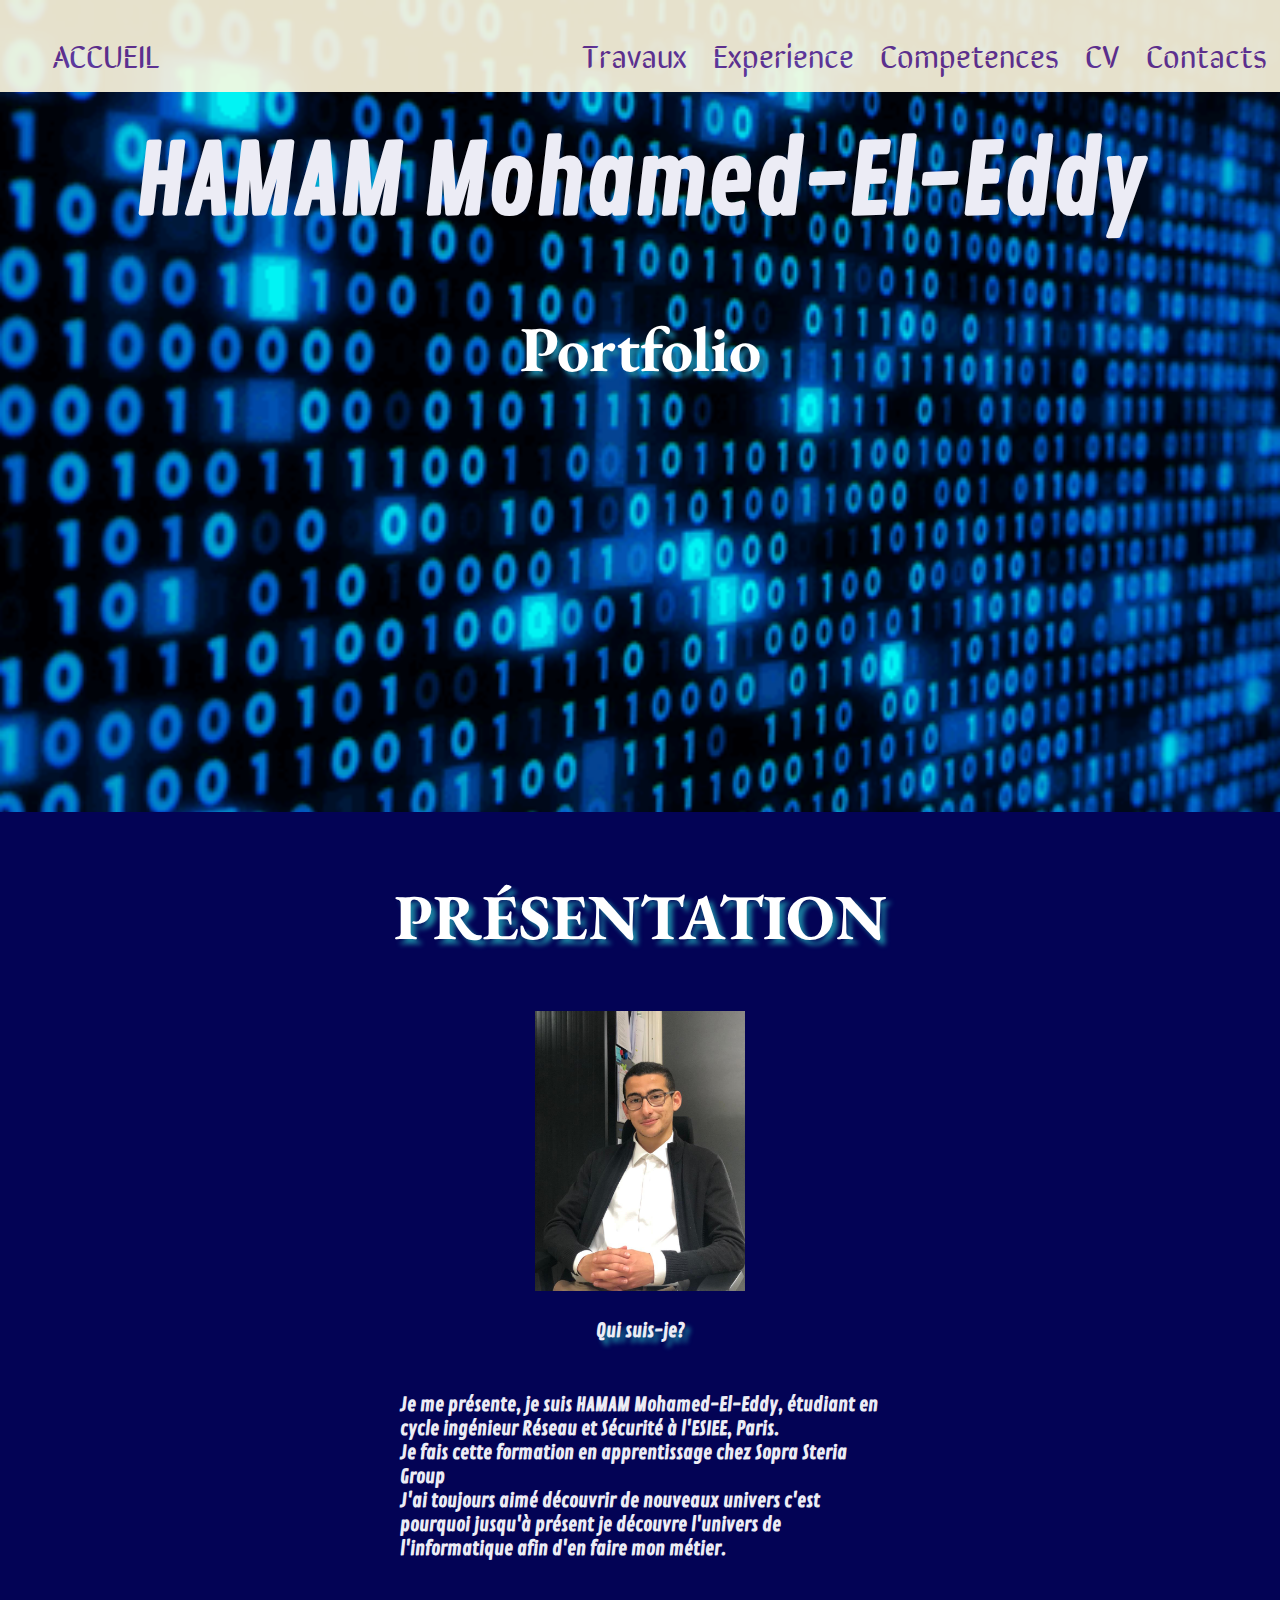
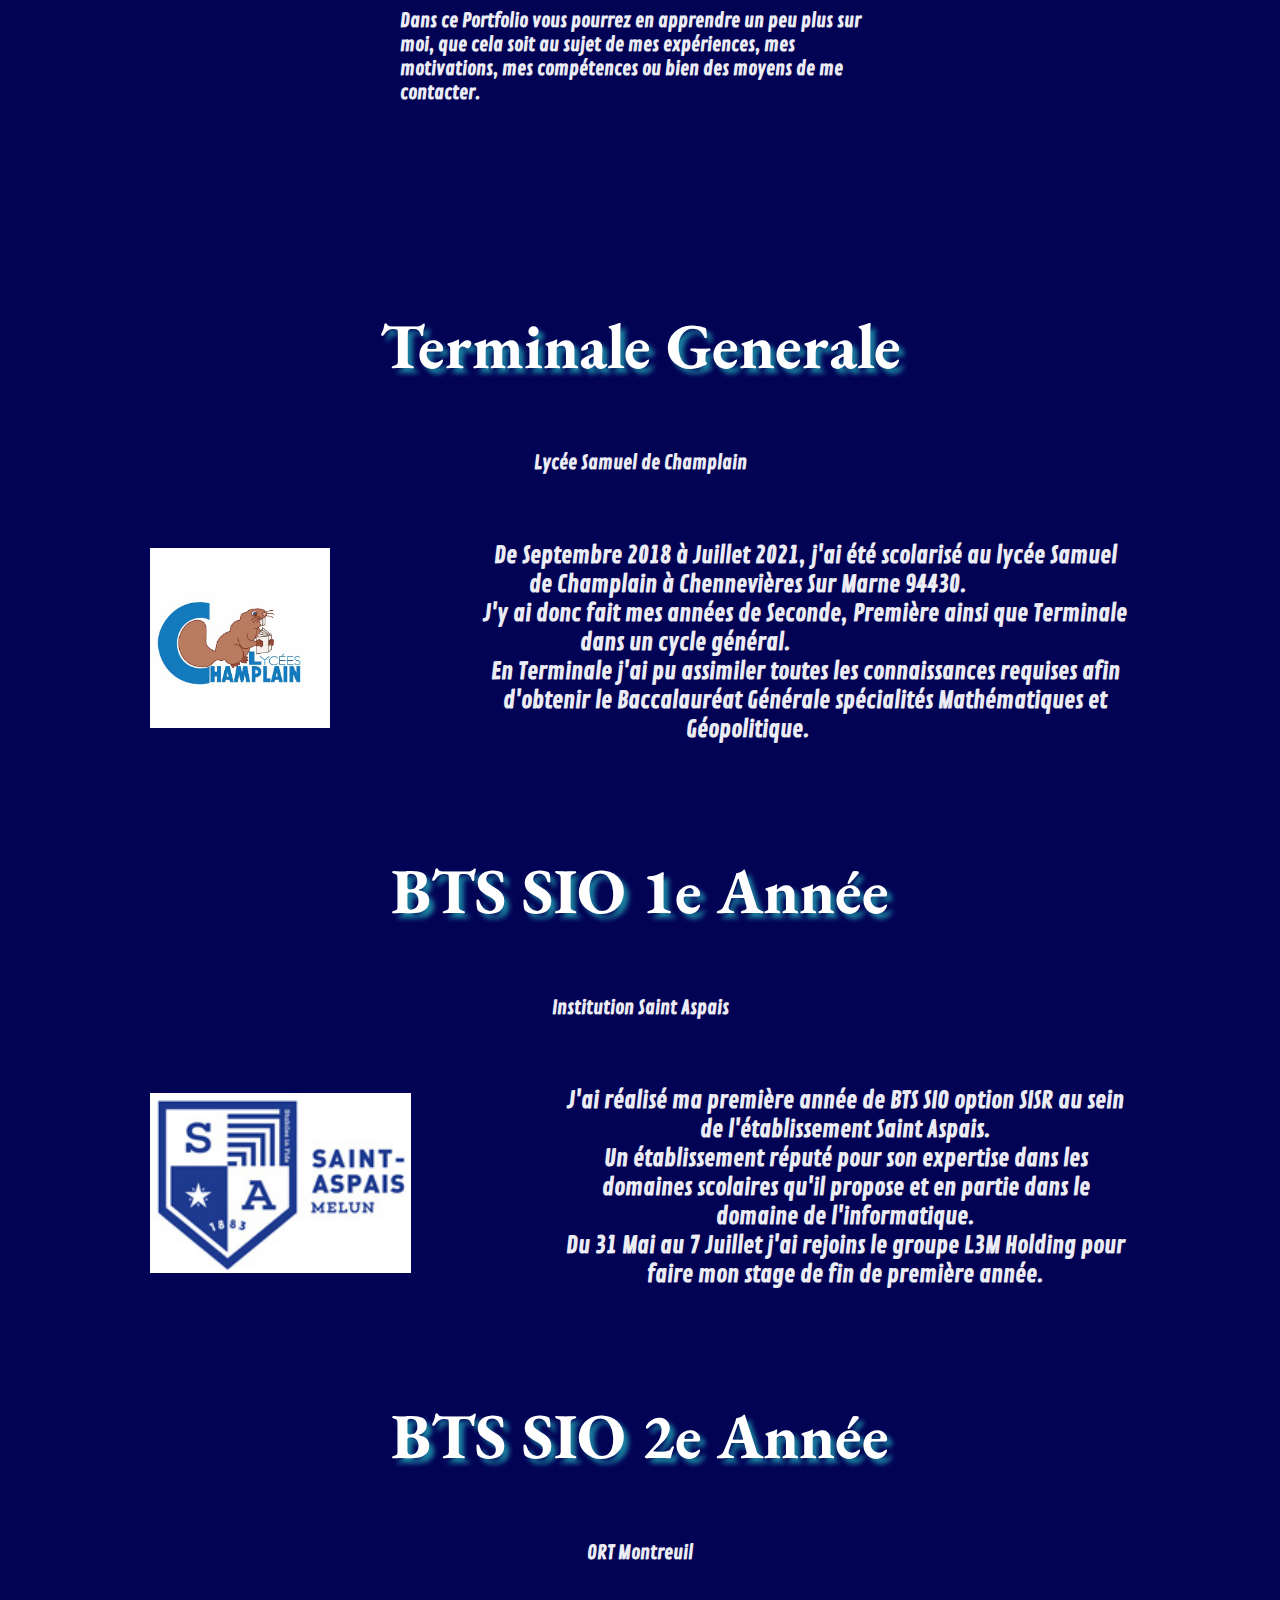
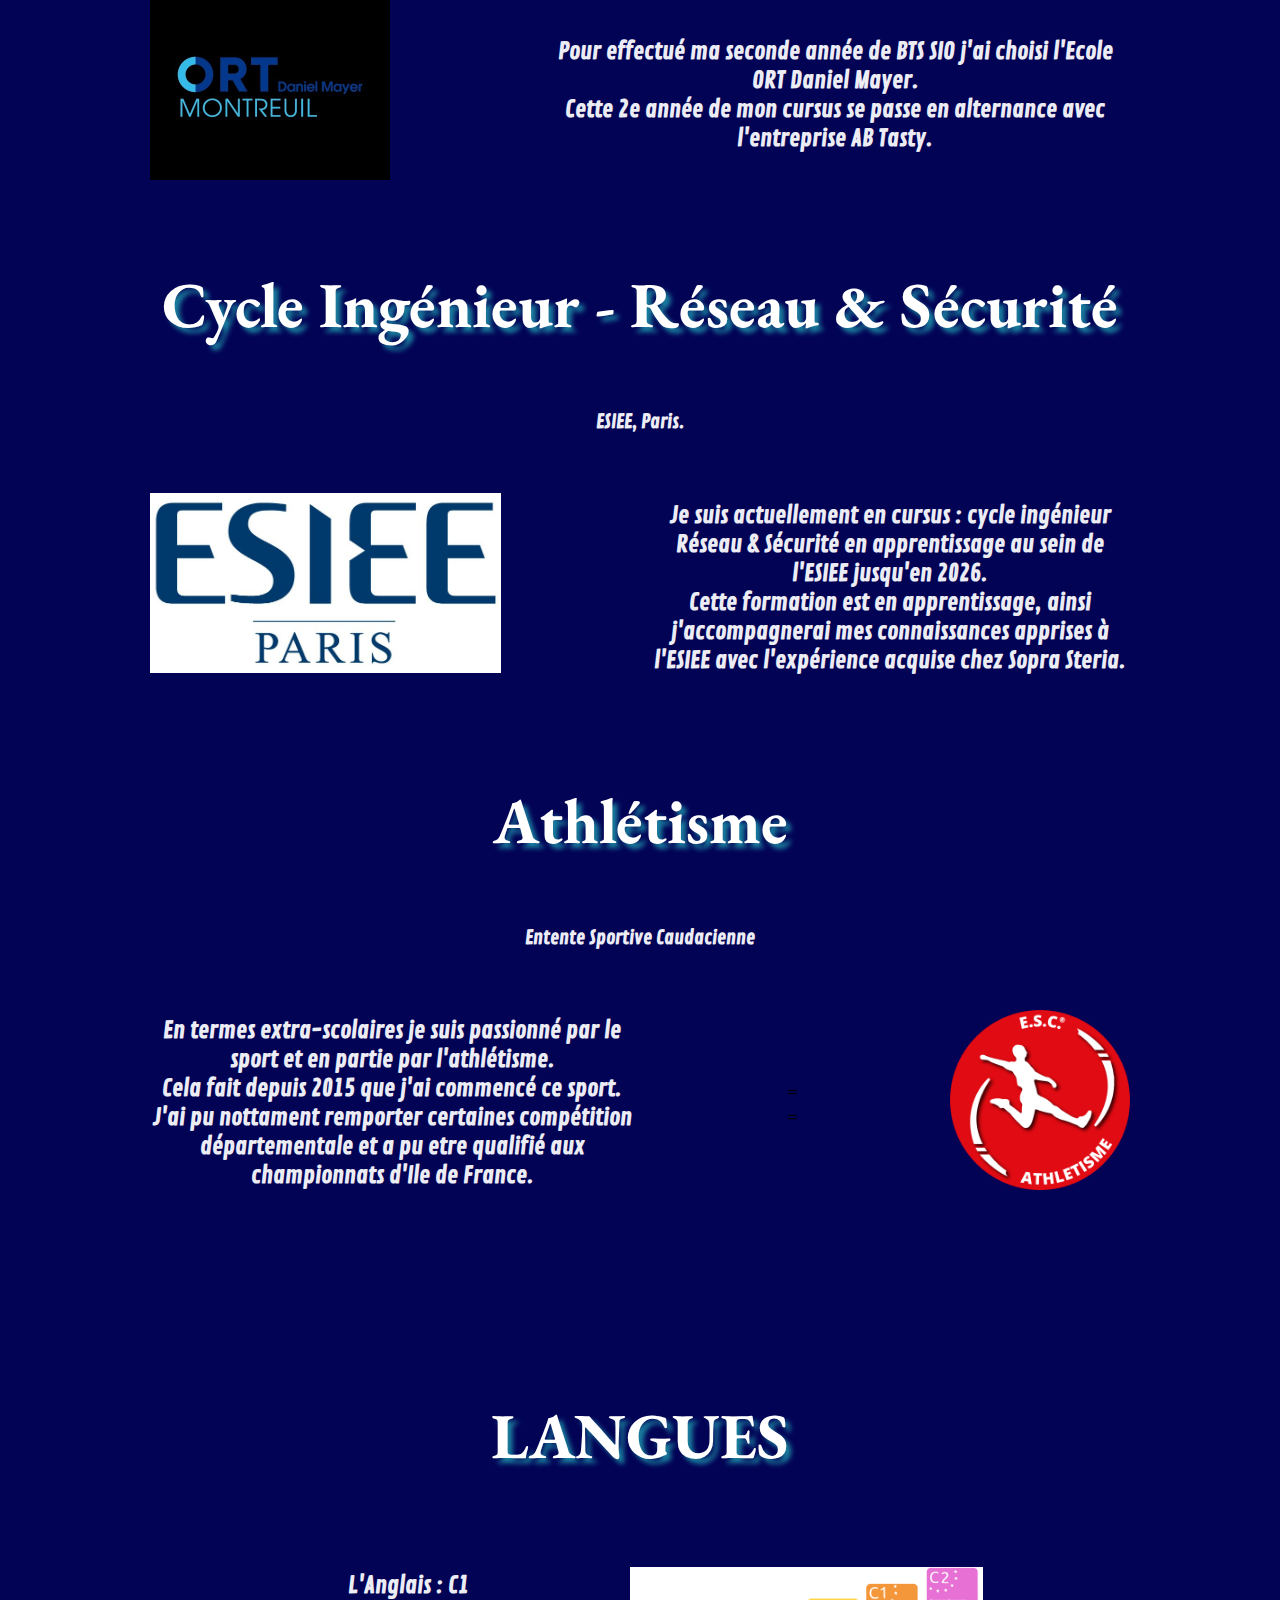
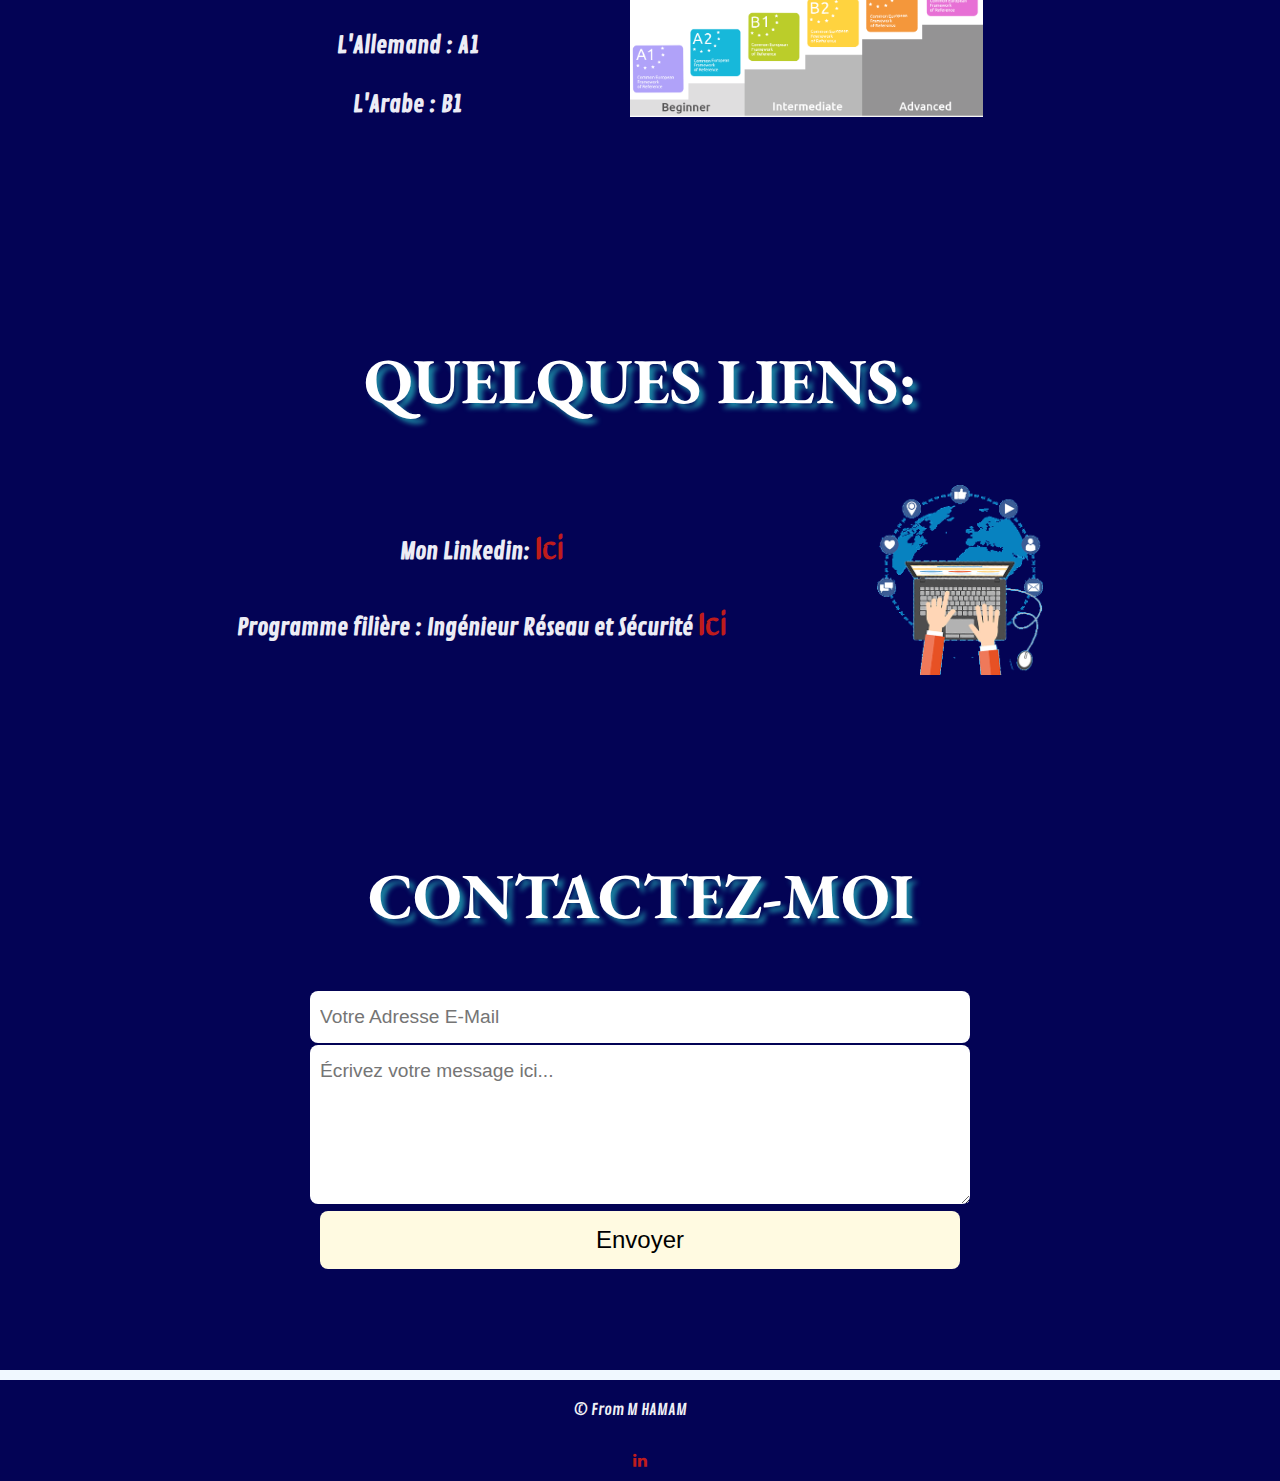
<file: index.html>
<!DOCTYPE html>
<html lang="fr">
    <head>
        <meta charset="UTF-8">

        <title>Mon Portfolio</title>

        <link rel="stylesheet" href="style.css">       
        <link rel="stylesheet" href="https://cdnjs.cloudflare.com/ajax/libs/font-awesome/4.7.0/css/font-awesome.css">
    </head>
    <body> 
        <header>
            
            <nav>
                <ul>
                    <link rel="stylesheet" href="style.css">
                    <li id="logo"><a href="index.html">
                            ACCUEIL
                        </a>
                    </li>
                    <li><a href="contacts.html">
                        Contacts
                    </a>
                    </li>
                    <li><a href="cv.html">
                            CV
                        </a>
                    </li>
                    <li><a href="competences.html">
                        Competences
                    </a>
                    </li>
                    <li><a href="experience.html">
                        Experience
                    </a>
                    </li>  
                    <li><a href="travaux.html">
                        Travaux
                    </a>
                    </li> 
          
                 </ul>
    
            </nav>

            <div id="imagePrincipale">
                <h1>HAMAM Mohamed-El-Eddy</h1>
                <div id="Presentation"></div>
                <h3>Portfolio</h3>
            </div>

        </header>
        <section id="Resume">
            <link rel="stylesheet" href="style.css">
            <div id="texte1">
                <h2>Présentation</h2>
                <p>
                    <img src="imgg/MOI.jpg" height="280"><a href=""></a>
                </p>
                <p><h3>Qui suis-je?</h3>
                    <h4>
                    <br>Je me présente, je suis HAMAM Mohamed-El-Eddy, étudiant en cycle ingénieur Réseau et Sécurité à l'ESIEE, Paris.                    
                    <br> Je fais cette formation en apprentissage chez Sopra Steria Group         
                    <br>J'ai toujours aimé découvrir de nouveaux univers c'est pourquoi jusqu'à présent je découvre l'univers de l'informatique afin d'en faire mon métier.                    
                    <br><br><br> Dans ce Portfolio vous pourrez en apprendre un peu plus sur moi, que cela soit au sujet de mes expériences, mes motivations, mes compétences ou bien des moyens de me contacter.                    

                
                </h4></p>
            </div>
            <div id="Palmares">
                <div class="ImageSDC1">
                    <h3>Terminale Generale</h3>
                    <h4>Lycée Samuel de Champlain</h4>
                    <table>
                        <td>
                            <a hreflang="#"><img src="imgg/SamuelDeChamplain.jpg"height = "180px" alt="logo">
                        </td>
                        <td><h4>
                            De Septembre 2018 à Juillet 2021, j'ai été scolarisé au lycée Samuel de Champlain à Chennevières Sur Marne 94430.                        
                            <br> J'y ai donc fait mes années de Seconde, Première ainsi que Terminale dans un cycle général.                                                 
                            <br> En Terminale j'ai pu assimiler toutes les connaissances requises afin d'obtenir le Baccalauréat Générale spécialités Mathématiques et Géopolitique.                        
                        
                        </h4>
                        </td>
                    </table>
                <div class="ImageSDC2">
                    <h3>BTS SIO 1e Année</h3>
                    <h4>Institution Saint Aspais</h4>
                     <table>
                            <td>
                                <a hreflang="#"><img src="imgg/SaintAspais.jpg" height = "180px"alt="logoSA"></a>
                            </td>
                            <td><h4>
                               
                            J'ai réalisé ma première année de BTS SIO option SISR au sein de l'établissement Saint Aspais.
                            <br> Un établissement réputé pour son expertise dans les domaines scolaires qu'il propose et en partie dans le domaine de l'informatique.
                            <br> Du 31 Mai au 7 Juillet j'ai rejoins le groupe L3M Holding pour faire mon stage de fin de première année.
                            </h4>
                            </td>
                        </table>
                <div class="ImageSDC4">
                            <h3>BTS SIO 2e Année</h3>
                            <h4>ORT Montreuil</h4>
                             <table>
                                    <td>
                                        <a hreflang="#"><img src="imgg/ort.jpg" height = "180px"alt="logoSA"></a>
                                    </td>
                                    <td><h4>
                                       
                                    Pour effectué ma seconde année de BTS SIO j'ai choisi l'Ecole ORT Daniel Mayer.
                                    <br> Cette 2e année de mon cursus se passe en alternance avec l'entreprise AB Tasty.
                                    </h4>
                                    </td>
                                </table>
                                <div class="ImageSDC10">
                                    <h3>Cycle Ingénieur - Réseau & Sécurité</h3>
                                    <h4>ESIEE, Paris.</h4>
                                     <table>
                                            <td>
                                                <a hreflang="#"><img src="imgg/Esiee.jpg" height = "180px"alt="logoSA"></a>
                                            </td>
                                            <td><h4>
                                               
                                            Je suis actuellement en cursus : cycle ingénieur Réseau & Sécurité en apprentissage au sein de l'ESIEE jusqu'en 2026.
                                            <br> Cette formation est en apprentissage, ainsi j'accompagnerai mes connaissances apprises à l'ESIEE avec l'expérience acquise chez Sopra Steria.
                                            </h4>
                                            </td>
                                        </table>
                <div class="ImageSDC3">
                    <h3>Athlétisme</h3>
                    <h4>Entente Sportive Caudacienne</h4>
                    <table>
                        <td>
                            <h4>
                                En termes extra-scolaires je suis passionné par le sport et en partie par l'athlétisme.
                            <br> Cela fait depuis 2015 que j'ai commencé ce sport. 
                            <br> J'ai pu nottament remporter certaines compétition départementale et a pu etre qualifié aux championnats d'Ile de France.
                        </h4>
                            </td>
                            <td>
                                =                                                =
                            </td>
                        <td>
                            <img src="imgg/ESC.png" height = "180px" alt="logESC">
                        </td>
                    </table>

                </div>
            </div>

        </section>
        <section id="Exemple">
             <div id="langues">
                <link rel="stylesheet" href="style.css">   
                  <h2>Langues</h2>
                 <ul>
             <table>
                <tbody>
                    <tr>
                        <td>
                            <li id="Anglais"><p><h4>L'Anglais : C1</h4></p></li>
                            <li id="Allemand"><p><h4>L'Allemand : A1</h4></p></li>
                            <li id="Arabe"><p><h4>L'Arabe : B1</h4></p></li>

                        </td>
                        <td><img src="imgg/graphique.gif" height="150"></td>
                    </tr>
                </tbody>
            </table>
             
                 </div>
                
                
            </ul>
        </section>
        <section id="Quelques liens pour en apprendre plus">
            <div id="liiens" 
            <link rel="stylesheet" href="style.css">        
                <h2>Quelques liens:</h2>

                <table>
                    <tbody>
                        <tr>
                            <td>
                                <p><h4>Mon Linkedin: <a href="https://www.linkedin.com/in/mohamed-el-eddy-hamam-604687209/" title="N'hesitez pas!">Ici</a> </h4></p>
                                
                                <p><h4>Programme filière : Ingénieur Réseau et Sécurité <a href="https://www.esiee.fr/sites/default/files/atoms/files/programme-detaille-apprentissage-reseaux-securite-2022-2023.pdf">Ici</a></h4></p>
                                
    
                            </td>
                            <td><img src="imgg/social.gif" height="190"></td>
                        </tr>
                    </tbody>
                </table>
                

            </div>    
        </section>
    
        <footer>
            <div id="contacts">
                <link rel="stylesheet" href="style.css">
                <h2>Contactez-moi</h2>
                <form action="https://formspree.io/f/xkgnbjpk" method="POST">
                    <input type="email" name="email" placeholder="Votre Adresse E-Mail" required>
                    <textarea name="message" placeholder="Écrivez votre message ici..." required></textarea>
                    <button type="submit">Envoyer</button>
                </form>
            </div>
            
     
            <div id="Trait"></div>
            <div id="copyright">
                <span>© From M HAMAM</span>
                
            </div>
            <div id="Icon">
                <a href="https://www.linkedin.fr"<i class="fa fa-linkedin"></i></a>
                
                
            </div>

        </footer>    
    </body>
</html>
</file>
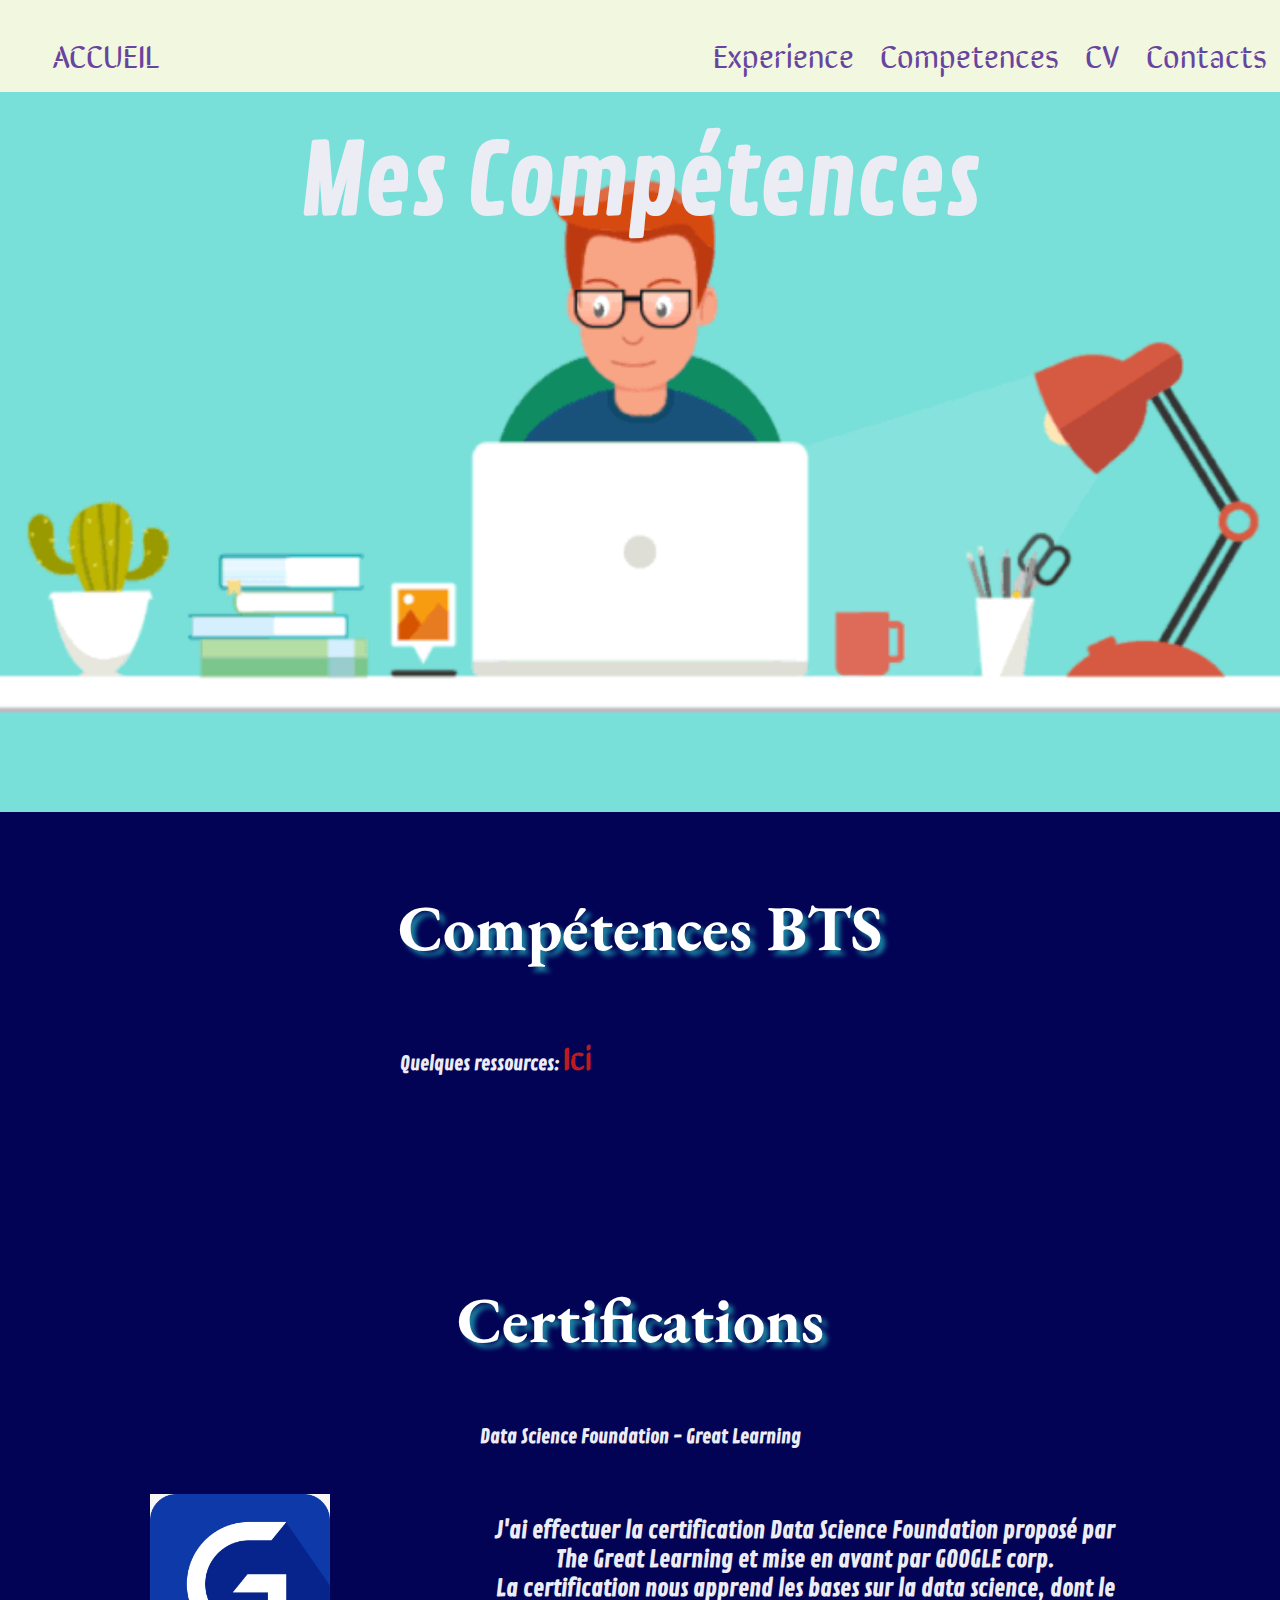
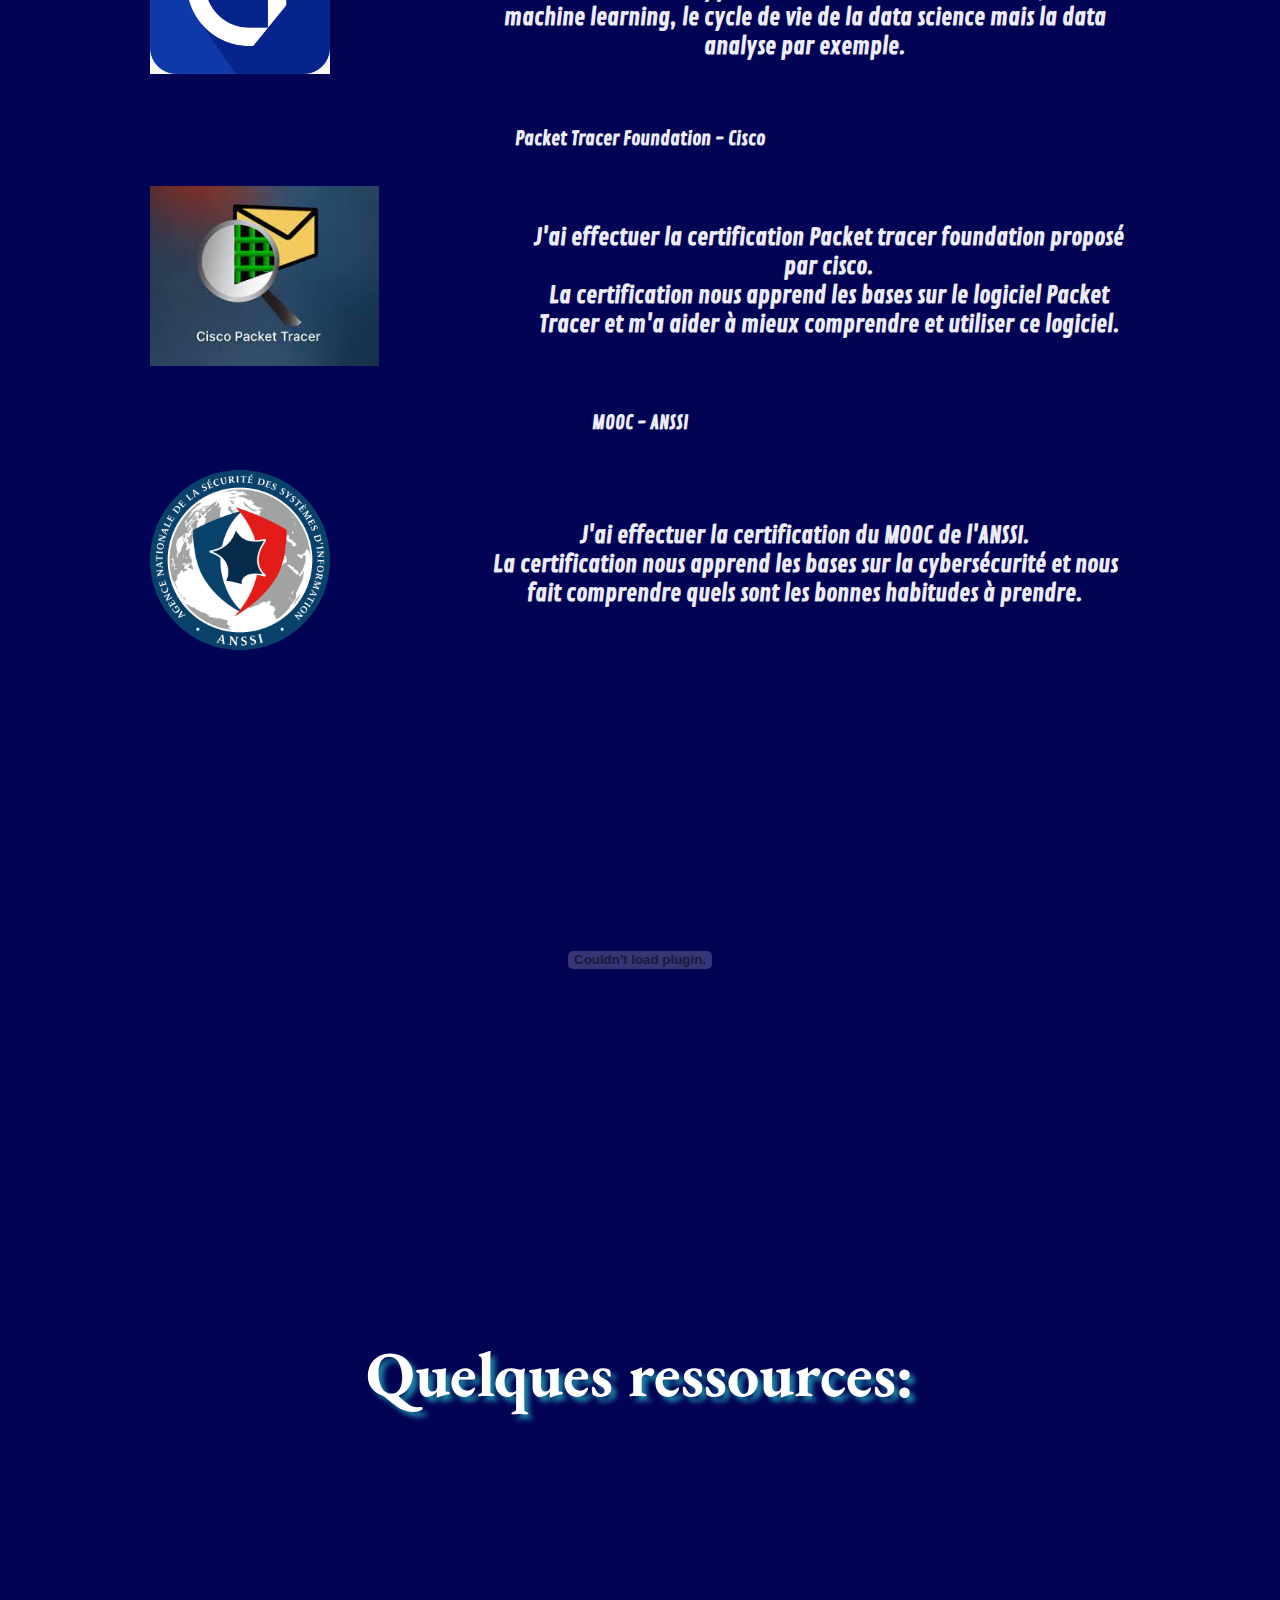
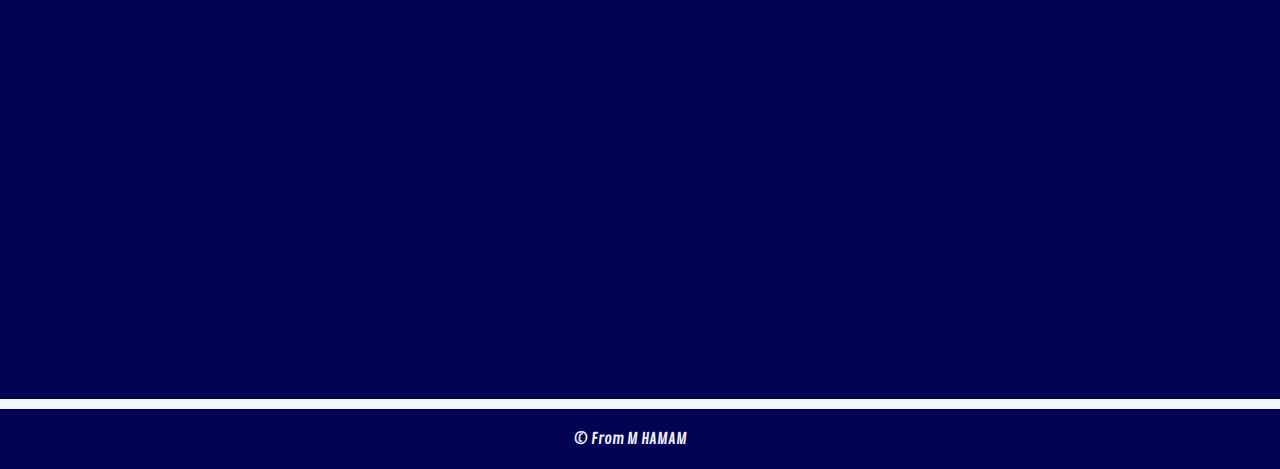
<file: competences.html>
<!DOCTYPE html>
<html>
<head>
    <body>
        <header>
    
            <nav>
                <ul>
                    <link rel="stylesheet" href="style.css">
                    <li id="logo"><a href="index.html">
                            ACCUEIL
                        </a>
                    </li>
                    <li><a href="contacts.html">
                        Contacts
                    </a>
                    </li>
                    <li><a href="cv.html">
                            CV
                        </a>
                    </li>
                    <li><a href="competences.html">
                        Competences
                    </a>
                    </li>
                    <li><a href="experience.html">
                        Experience
                    </a>
                    </li>            
                 </ul>
    
            </nav>
        </header>
        <div id="skills">
            <h1>Mes Compétences</h1>
            <div id="Presentation"></div>
        </div>
    
    </body>
    <title>Mes compétences</title>
</head>

<body>
    <section id="Resume">
        <link rel="stylesheet" href="style.css">
        <div id="Onglet">
            <h3>Compétences BTS</h3>

                    <p><h4>Quelques ressources: <a href="encyclopedie.html">Ici</a></h4></p>

            </div>
    <section>
        <div id="Palmares">
            <h3>Certifications</h3>
            <div class="certifgoogle">
                <h4>Data Science Foundation - Great Learning</h4>
                 <table>
                        <td>
                            <a hreflang="#"><img src="imgg/great.jpg" height = "180px"alt="logoSA"></a>
                        </td>
                        <td><h4>
                           
                        J'ai effectuer la certification Data Science Foundation proposé par The Great Learning et mise en avant par GOOGLE corp.
                        <br> La certification nous apprend les bases sur la data science, dont le machine learning, le cycle de vie de la data science mais la data analyse par exemple.
                        </h4>
                        </td>
                    </table>
            <div class="certifgoogle">
                        
                        <h4>Packet Tracer Foundation - Cisco</h4>
                         <table>
                                <td>
                                    <a hreflang="#"><img src="imgg/packet.jfif" height = "180px"alt="logoSA"></a>
                                </td>
                                <td><h4>
                                   
                                J'ai effectuer la certification Packet tracer foundation proposé par cisco.
                                <br> La certification nous apprend les bases sur le logiciel Packet Tracer et m'a aider à mieux comprendre et utiliser ce logiciel.
                                </h4>
                                </td>
                            </table>
            <div class="certifgoogle">
                                <h4>MOOC - ANSSI</h4>
                                
                                 <table>
                                        <td>
                                            <a hreflang="#"><img src="imgg/mooc.png" height = "180px"alt="logoSA"></a>
                                        </td>
                                        <td><h4>
                                           
                                        J'ai effectuer la certification du MOOC de l'ANSSI.
                                        <br> La certification nous apprend les bases sur la cybersécurité et nous fait comprendre quels sont les bonnes habitudes à prendre.
                                        </h4>
                
                                        </td>
                                    
                                    </table>
                                    <table>
                                        <td>
                                            <p><h4><embed src="imgg/Lescertifs.pdf" width="800" height="500" type="application/pdf"/>
                                            </h4></p>
                                        </td>
                                    </table>           
                
            </div>
    
            </div>
            <div id="Onglet">
                <h3>Quelques ressources:</h3>
                <iframe width="560" height="315" src="https://www.youtube.com/embed/0Il15Pp1U_o" title="YouTube video player" frameborder="0" allow="accelerometer; autoplay; clipboard-write; encrypted-media; gyroscope; picture-in-picture; web-share" allowfullscreen></iframe>
                </div>
    
    </section>
        
    
</body>

<footer>
</div>
<div id="Trait"></div>
<div id="copyright">
    <span>© From M HAMAM</span>
    
</div>
</footer>
</html>
</file>
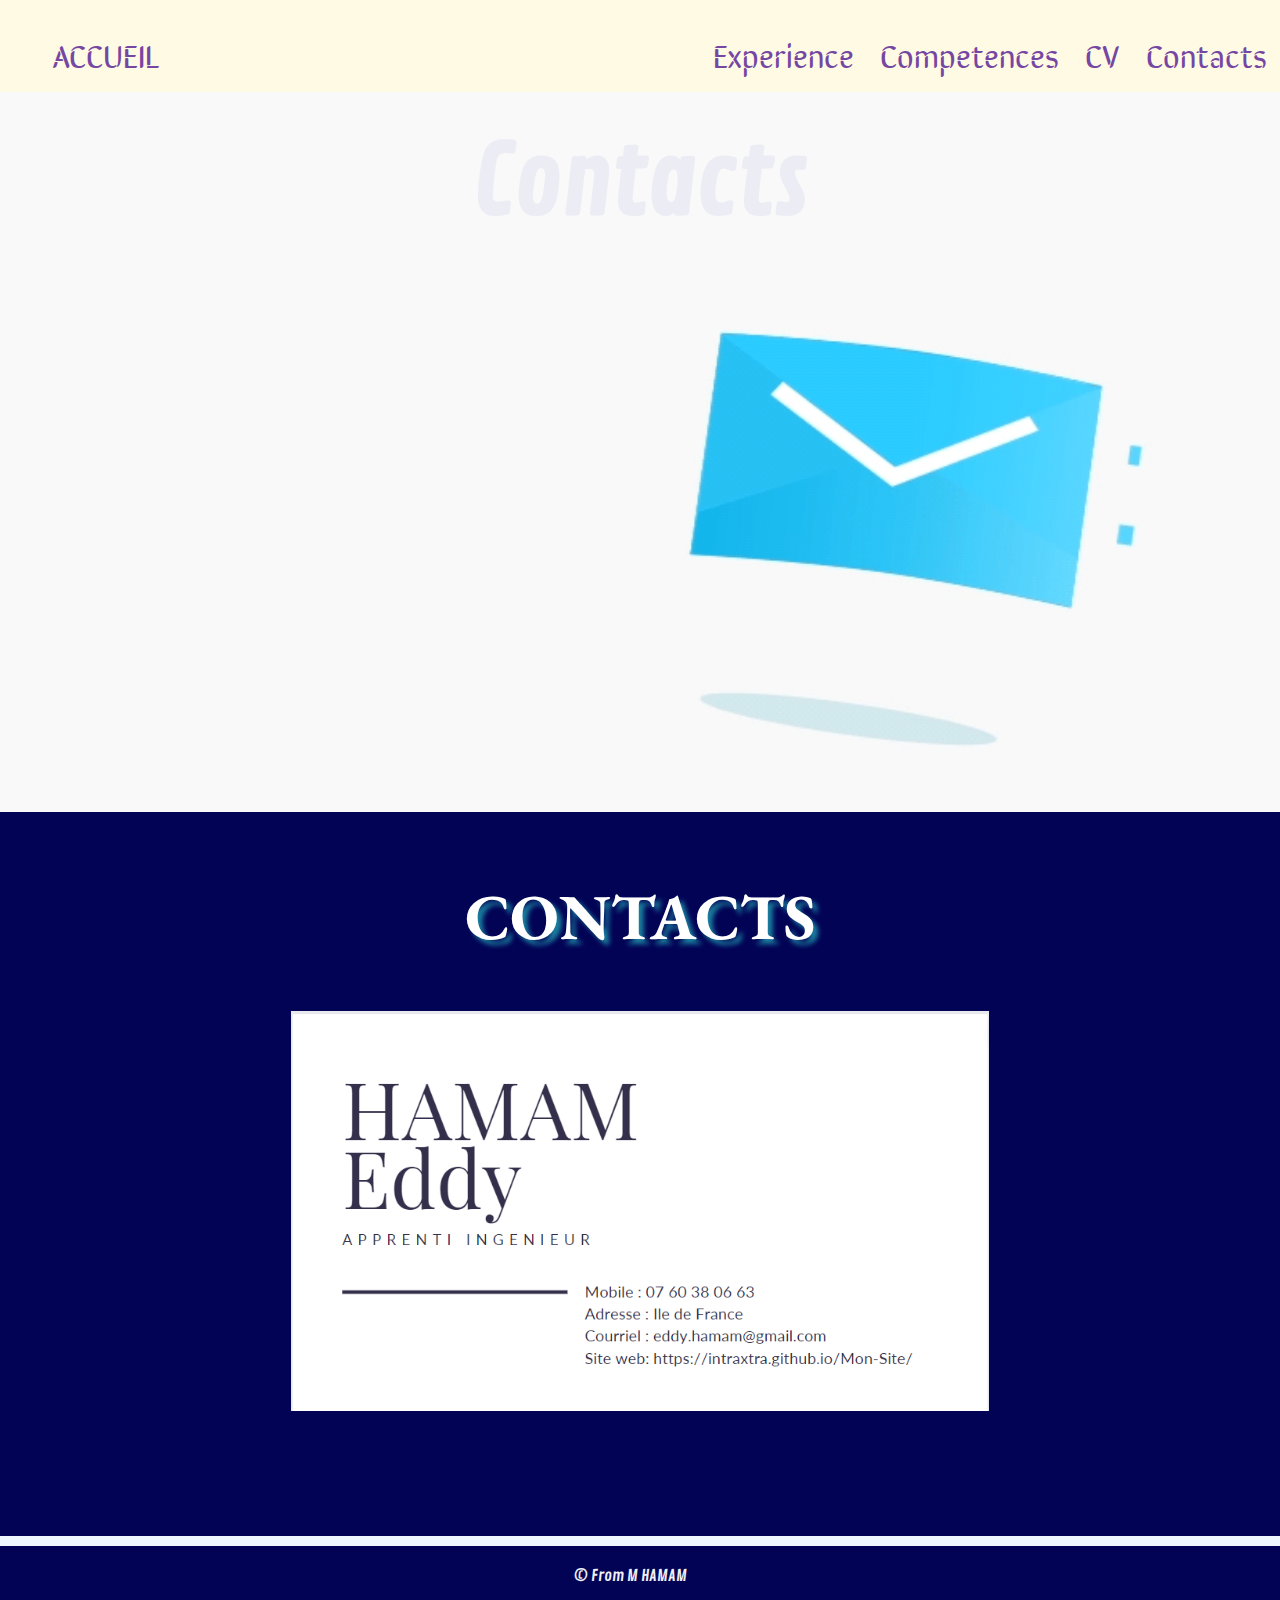
<file: contacts.html>
<!DOCTYPE html>
<html>
<head>
<body>
    <header>

        <nav>
            <ul>
                <link rel="stylesheet" href="style.css">
                <li id="logo"><a href="index.html">
                        ACCUEIL
                    </a>
                </li>
                <li><a href="contacts.html">
                    Contacts
                </a>
                </li>
                <li><a href="cv.html">
                        CV
                    </a>
                </li>
                <li><a href="competences.html">
                    Competences
                </a>
                </li>
                <li><a href="experience.html">
                    Experience
                </a>
                </li>   
        
             </ul>

        </nav>
    </header>

    <div id="Dobby">
        <h1>Contacts</h1>
        <div id="Presentation"></div>
    </div>


</body>
    <title>Me contacter</title>
</head>

<body>
    <section id="Resume">
        <link rel="stylesheet" href="style.css">
        <div id="texte1">
            <h2>Contacts</h2>
            <p>
                <img src="imgg/cartev.PNG" height="400"><a href=""></a>
            </p>
            </div>
            
</body>
<footer>
</div>
<div id="Trait"></div>
<div id="copyright">
    <span>© From M HAMAM</span>
    
</div>
</footer>
</html>
</file>
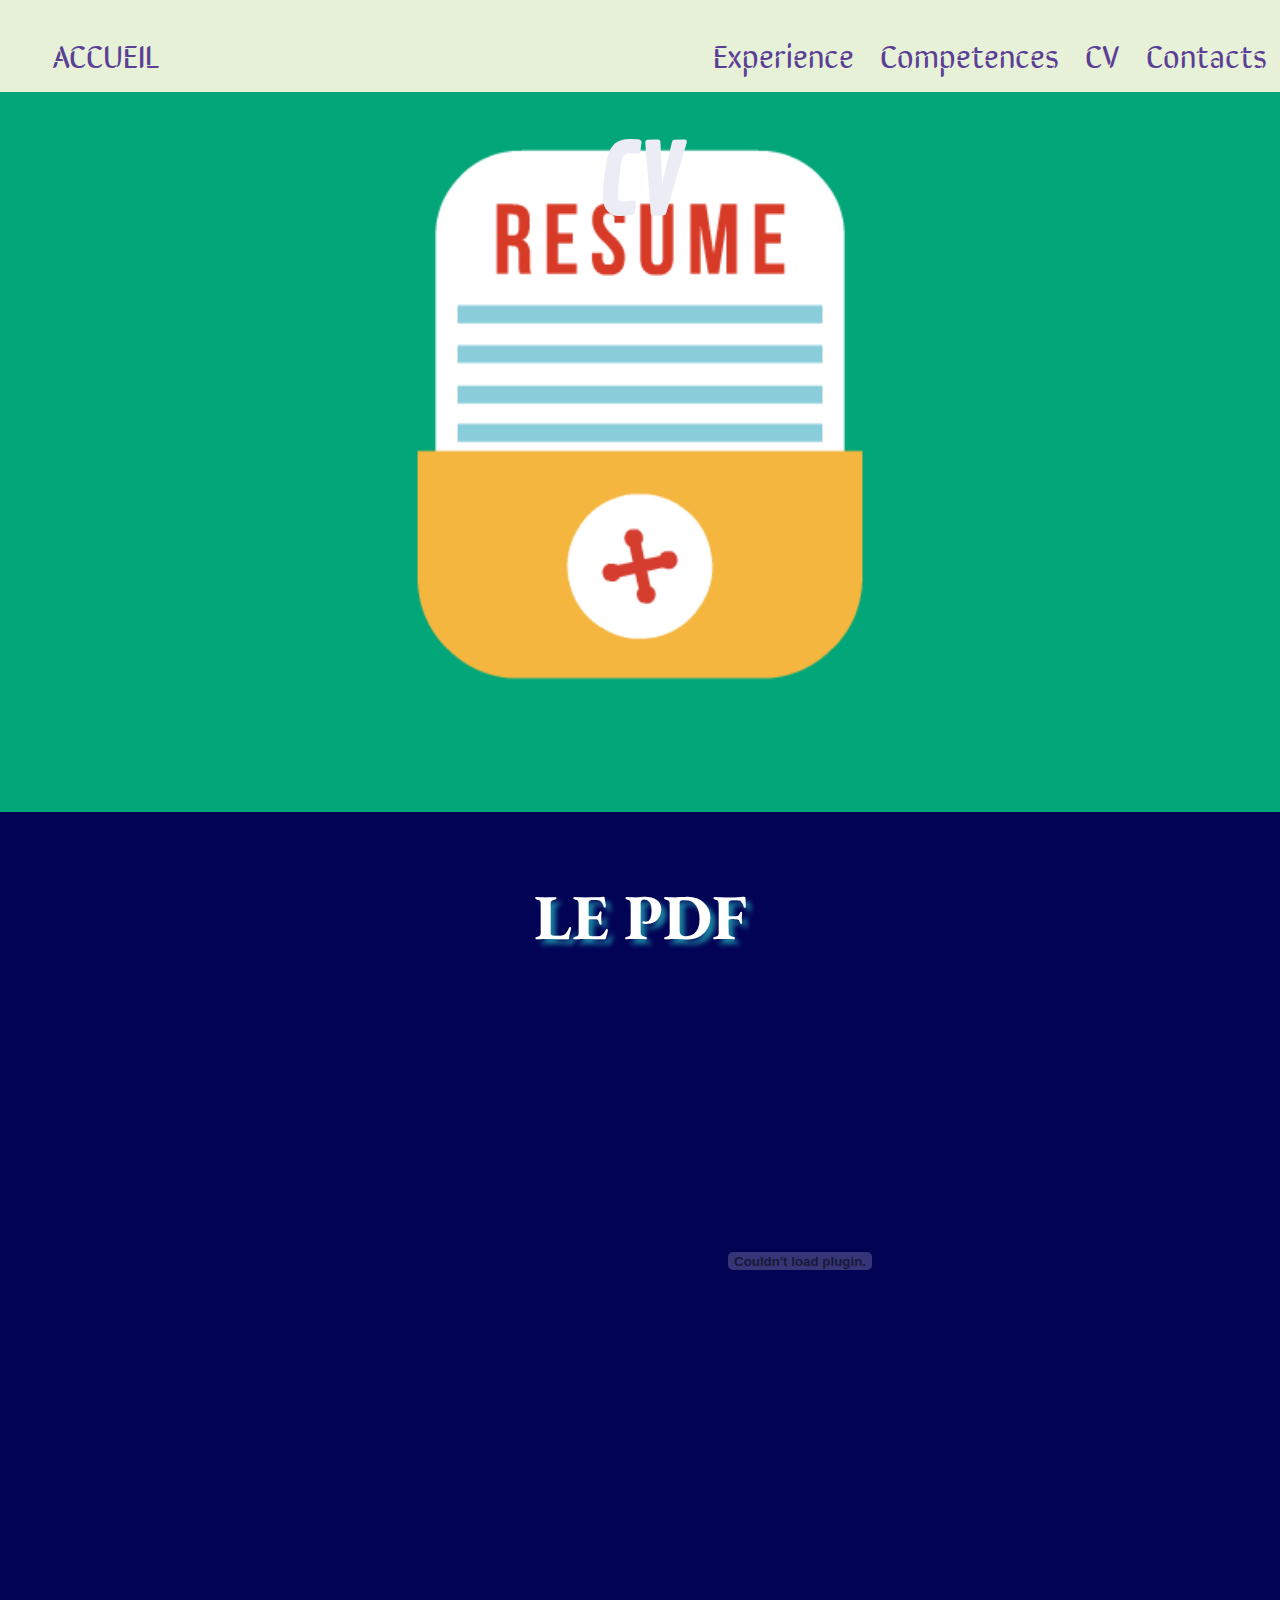
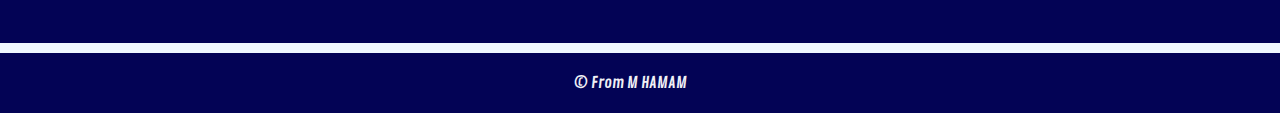
<file: cv.html>
<!DOCTYPE html>
<html>
<head>
    <body>
        <header>
    
            <nav>
                <ul>
                    <link rel="stylesheet" href="style.css">
                    <li id="logo"><a href="index.html">
                            ACCUEIL
                        </a>
                    </li>
                    <li><a href="contacts.html">
                        Contacts
                    </a>
                    </li>
                    <li><a href="cv.html">
                            CV
                        </a>
                    </li>
                    <li><a href="competences.html">
                        Competences
                    </a>
                    </li>
                    <li><a href="experience.html">
                        Experience
                    </a>
                    </li>
           
                 </ul>
    
            </nav>
        </header>
        <div id="cvfy">
            <h1>CV</h1>
            <div id="Presentation"></div>
        </div>
    
    </body>
    <title>Mon CV</title>
</head>

<body>
    <section id="Resume">
        <link rel="stylesheet" href="style.css">

    <section>
        <div id="Onglet">
            <h2>Le pdf</h2>
            
                <p><h4><embed src="imgg/CV HAMAM Mohamed-El-Eddy 2023.pdf" width="800" height="500" type="application/pdf"/>
                </h4></p>
            </div>
    
            </div>
    
    
    </section>
        
    
</body>
<footer>
</div>
<div id="Trait"></div>
<div id="copyright">
    <span>© From M HAMAM</span>
    
</div>
</footer>
</html>
</file>
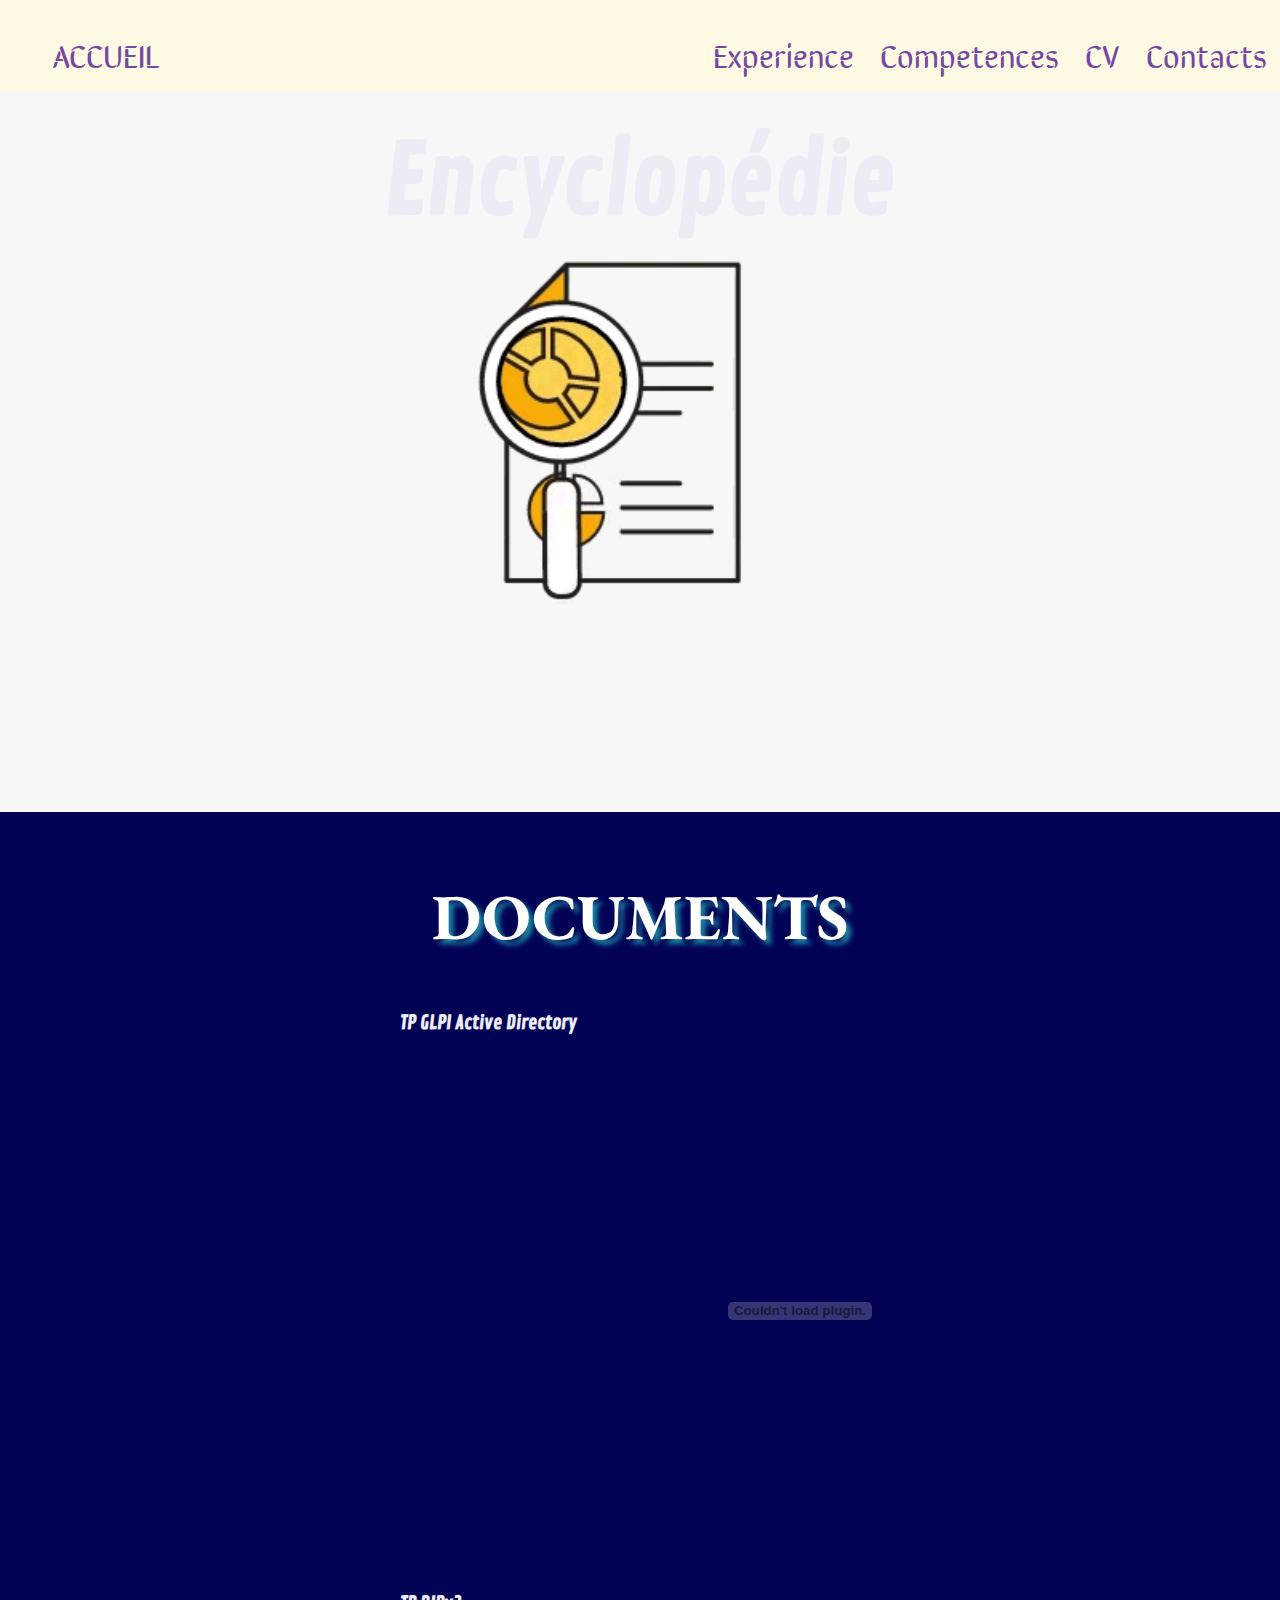
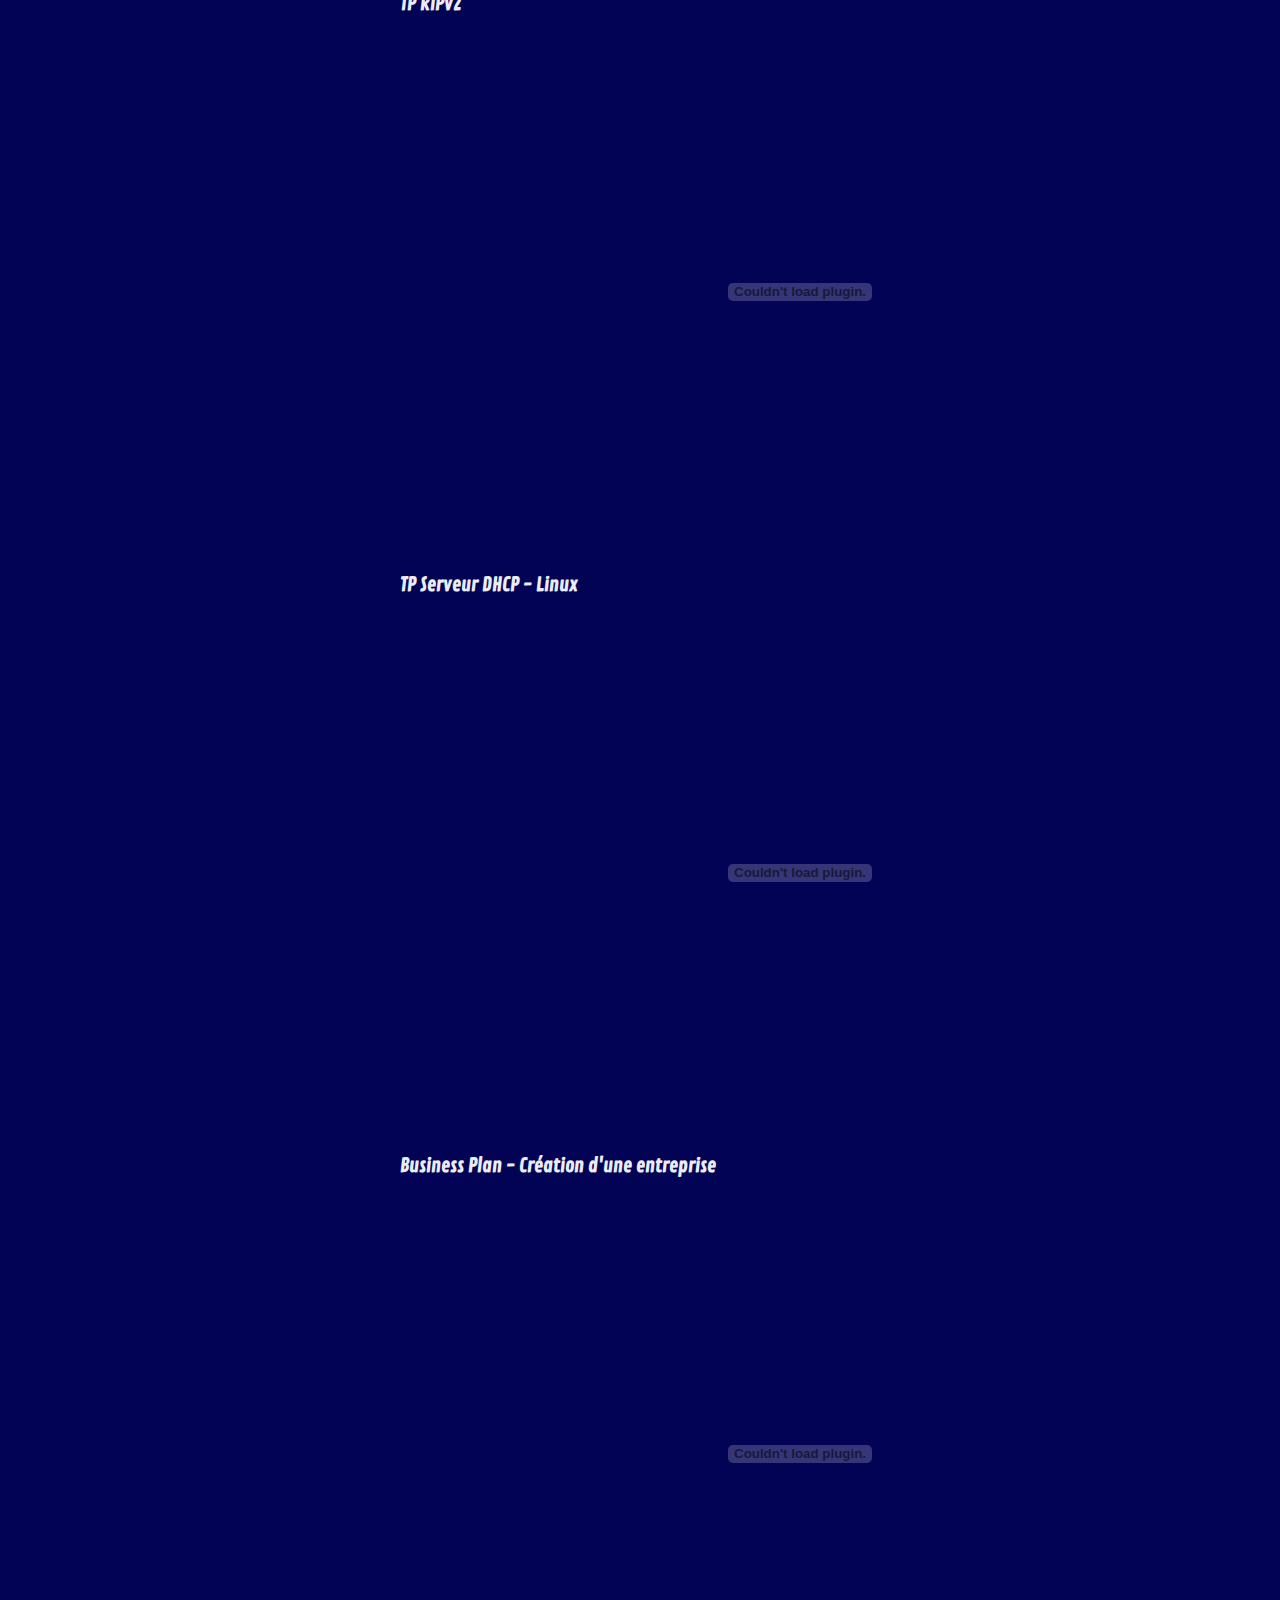
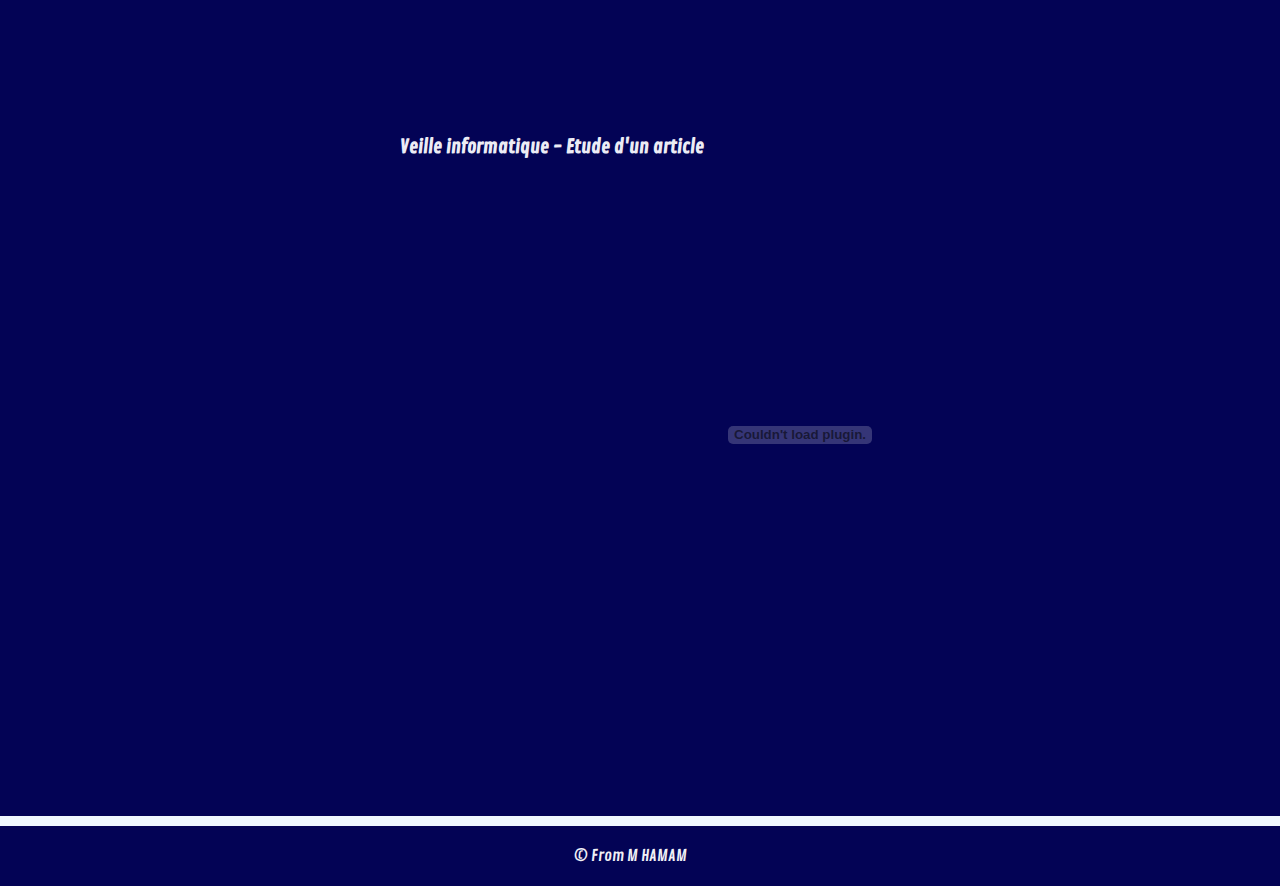
<file: encyclopedie.html>
<!DOCTYPE html>
<html>
<head>
<body>
    <header>

        <nav>
            <ul>
                <link rel="stylesheet" href="style.css">
                <li id="logo"><a href="index.html">
                        ACCUEIL
                    </a>
                </li>
                <li><a href="contacts.html">
                    Contacts
                </a>
                </li>
                <li><a href="cv.html">
                        CV
                    </a>
                </li>
                <li><a href="competences.html">
                    Competences
                </a>
                </li>
                <li><a href="experience.html">
                    Experience
                </a>
                </li> 
         
             </ul>

        </nav>
    </header>

    <div id="Bobby">
        <h1>Encyclopédie</h1>
        <div id="Presentation"></div>
    </div>


</body>
    <title>Ressources</title>
</head>

<body>
    <section id="Resume">
        <link rel="stylesheet" href="style.css">
        <div id="texte1">
            <h2>Documents</h2>
            <h4>TP GLPI Active Directory</h4>
            <p><h4><embed src="imgg/TP/Compte rendu - GLPI AD - HAMAM Mohamed-El-Eddy.pdf" width="800" height="500" type="application/pdf"/>
            </h4></p>

            <h4>TP RIPv2</h4>
            <p><h4><embed src="imgg/TP/CRA - RIP & 5 Routeurs - HAMAM Mohamed-El-Eddy.pdf" width="800" height="500" type="application/pdf"/>
            </h4></p>

            <h4>TP Serveur DHCP - Linux</h4>
            <p><h4><embed src="imgg/TP/tp dhcp HAMAM Mohamed-El-Eddy.pdf" width="800" height="500" type="application/pdf"/>
            </h4></p>

            <h4>Business Plan - Création d'une entreprise</h4>
            <p><h4><embed src="imgg/TP/rapport.pdf" width="800" height="500" type="application/pdf"/>
            </h4></p>

            <h4>Veille informatique - Etude d'un article</h4>
            <p><h4><embed src="imgg/TP/veille cejm info.pdf" width="800" height="500" type="application/pdf"/>
            </h4></p>
            </div>
            
</body>
<footer>
</div>
<div id="Trait"></div>
<div id="copyright">
    <span>© From M HAMAM</span>
    
</div>
</footer>
</html>
</file>
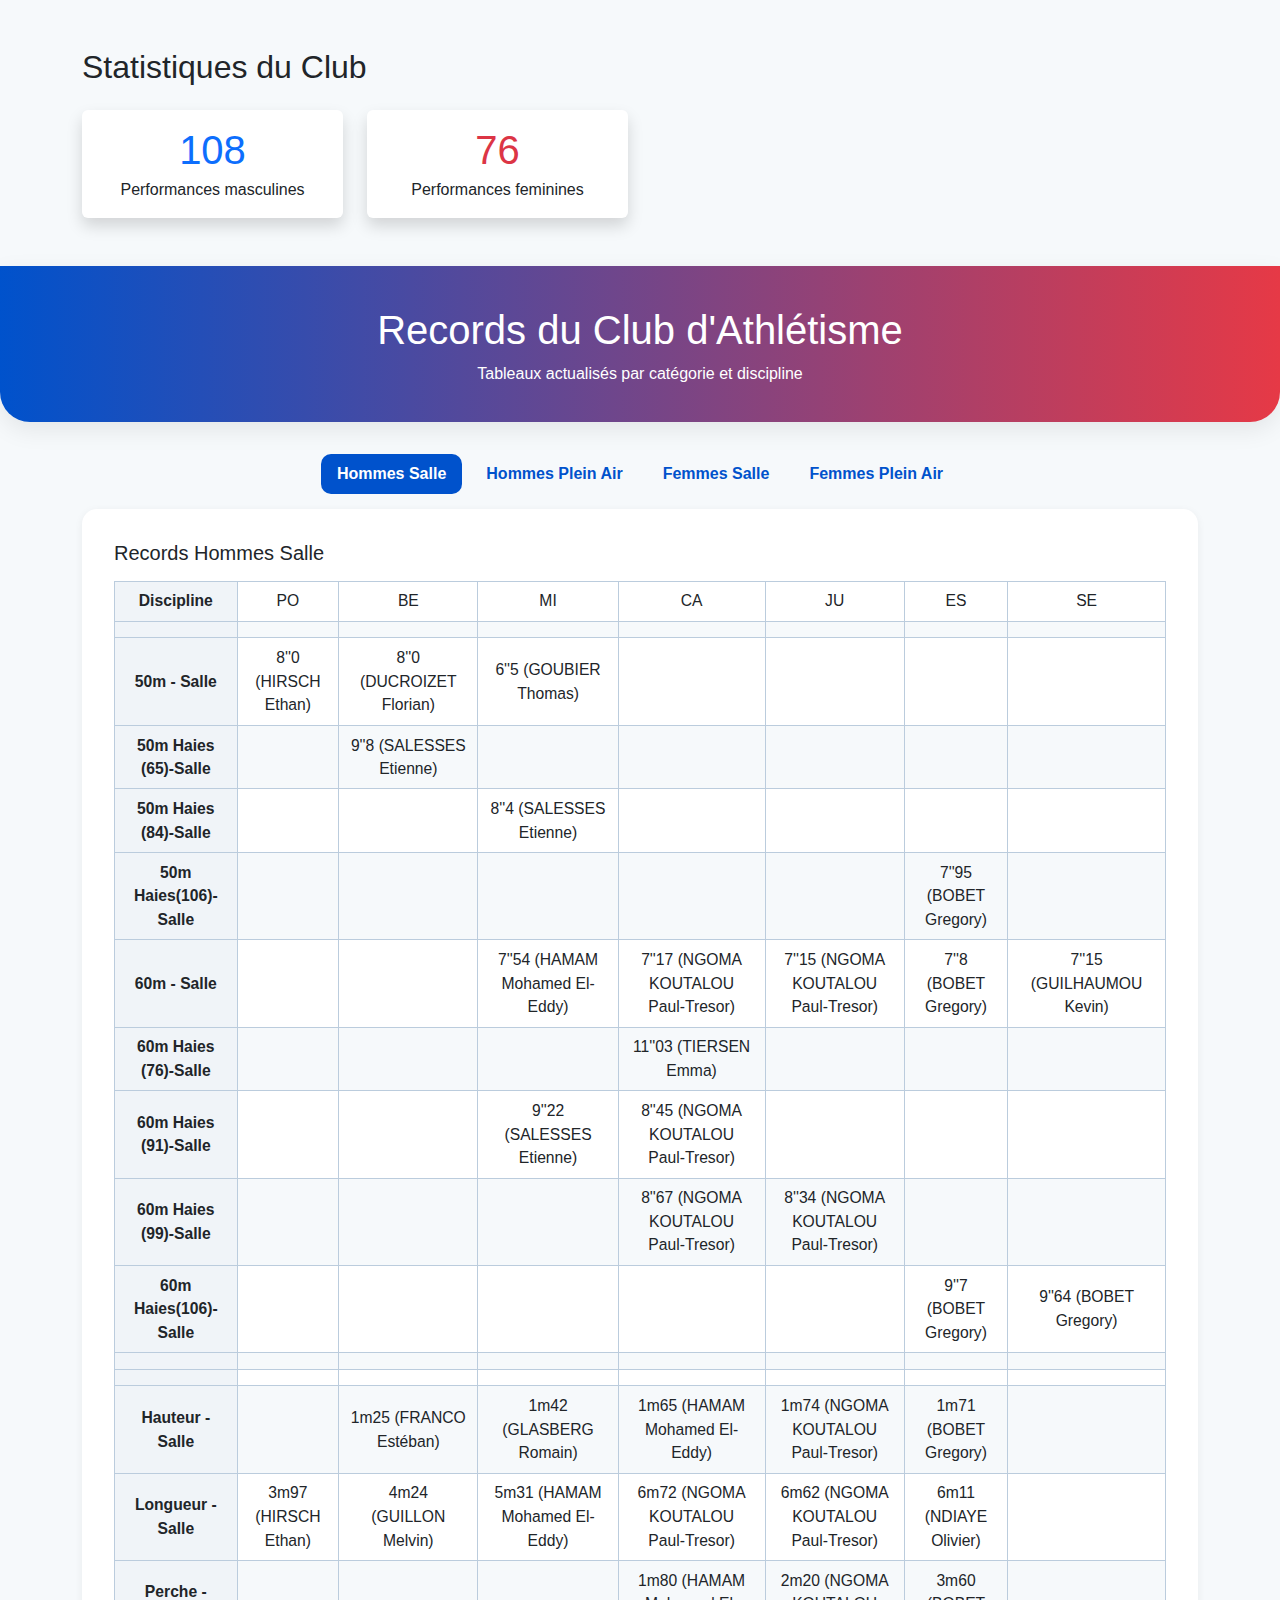
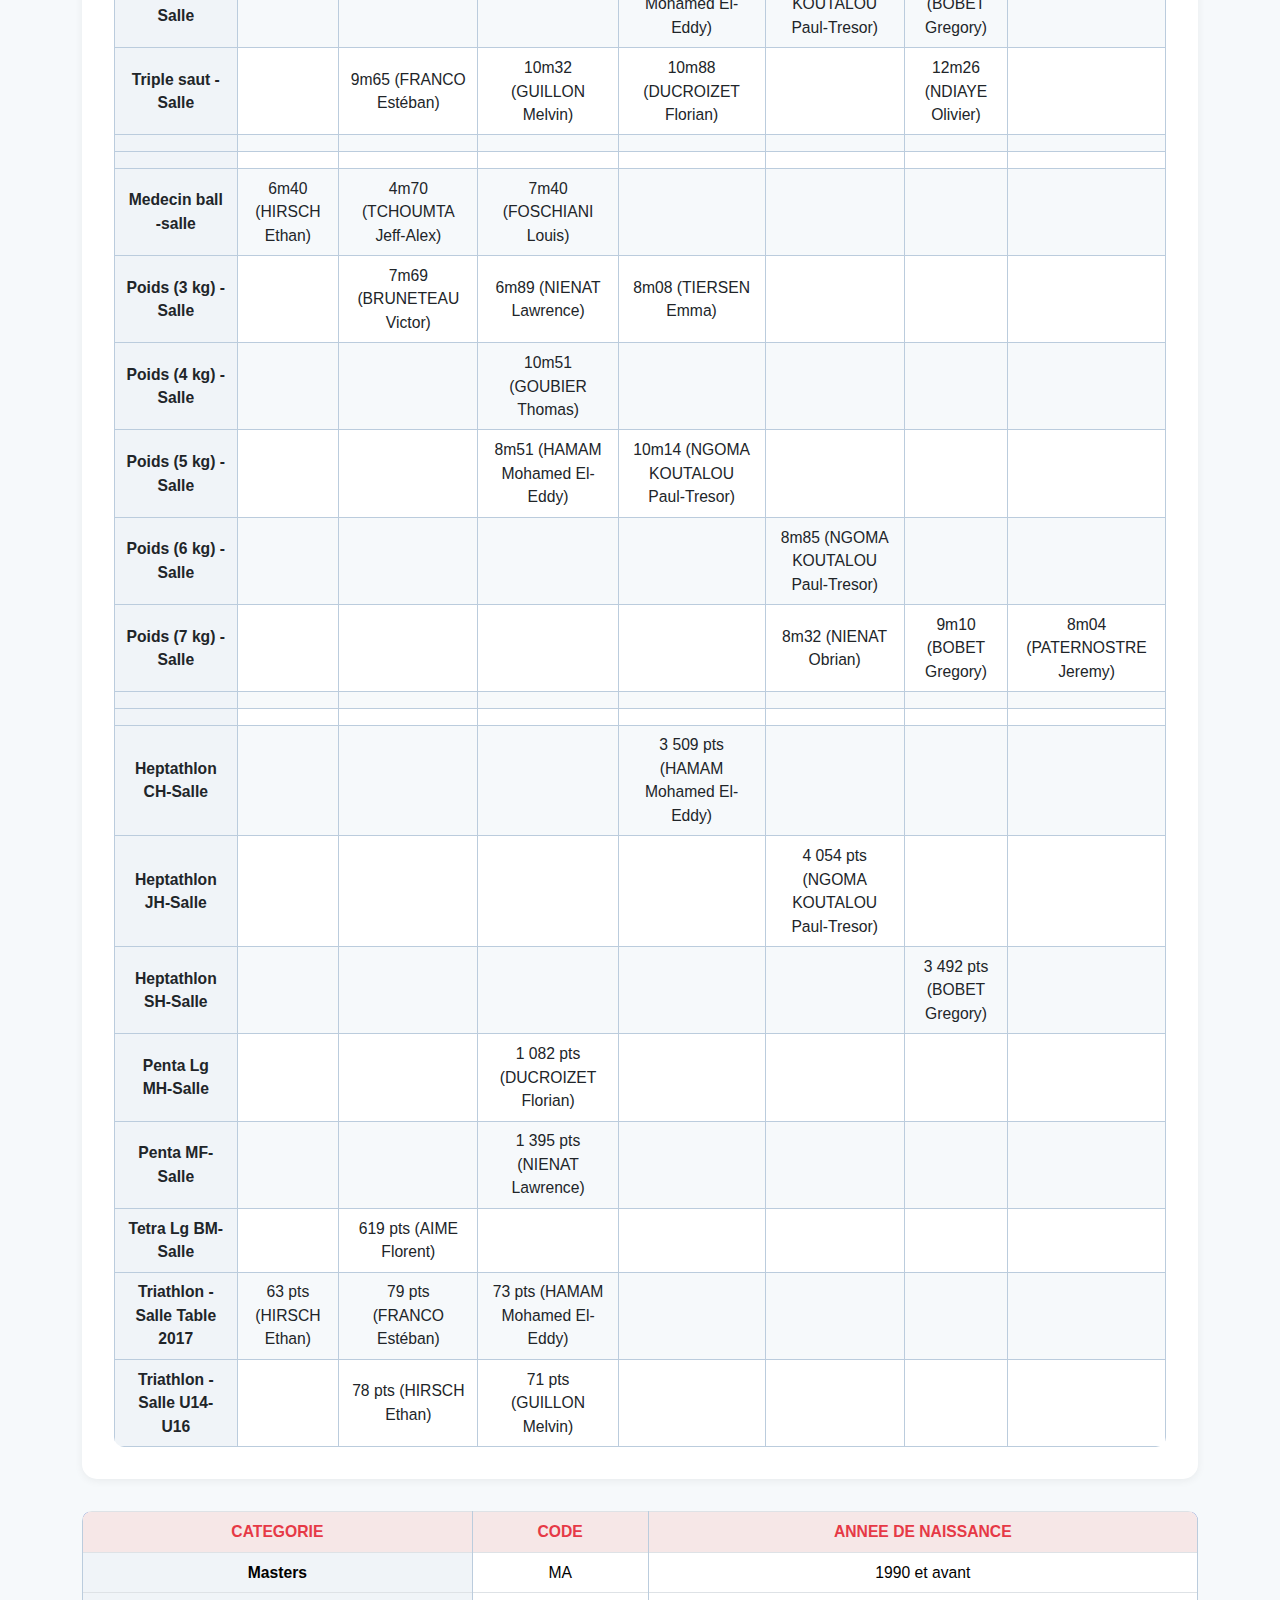
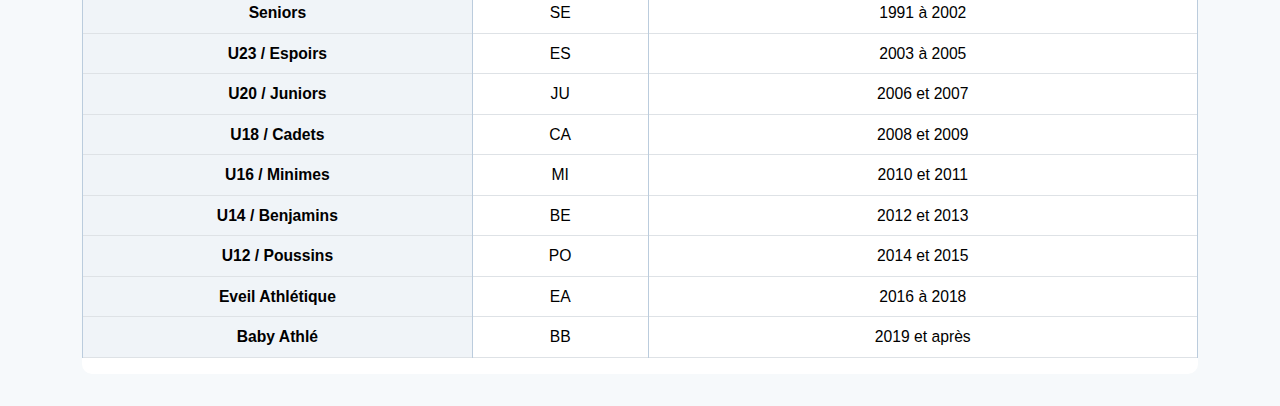
<file: esc.html>
<!DOCTYPE html>
<html lang="fr">
<head>
  <meta charset="UTF-8">
  <title>Records du Club d'Athlétisme</title>
  <meta name="viewport" content="width=device-width, initial-scale=1">
  <link href="https://cdn.jsdelivr.net/npm/bootstrap@5.3.0/dist/css/bootstrap.min.css" rel="stylesheet">
  <style>
    body { background: #f6f9fb; font-family: 'Segoe UI', Arial, sans-serif; }
    .dashboard-header {
      background: linear-gradient(90deg, #0052cc 0%, #e63946 100%);
      color: white;
      padding: 2.5rem 1rem 1.2rem 1rem;
      border-radius: 0 0 30px 30px;
      text-align: center;
      margin-bottom: 2rem;
      box-shadow: 0 8px 24px rgba(0,0,0,0.08);
    }
    .nav-tabs { border: none; justify-content: center; gap: 8px; }
    .nav-tabs .nav-link { color: #0052cc; font-weight: bold; border: none; border-radius: 10px; }
    .nav-tabs .nav-link.active { background-color: #0052cc !important; color: #fff !important; }
    .tab-content { background: white; border-radius: 15px; box-shadow: 0 2px 8px rgba(0,0,0,0.06); padding: 2rem; margin-bottom: 2rem; }
    .table-responsive { border-radius: 10px; overflow: auto; background: white; }
    table { font-size: 0.98rem; }
    th, td { text-align: center; vertical-align: middle; }
    td:first-child, th:first-child { background: #f0f4f8 !important; font-weight: bold; }
    tr:hover td { background: #f4f9fd; }
    @media (max-width: 768px) {
      .tab-content { padding: 0.5rem; }
      th, td { font-size: 0.85rem; }
    }
    .cat-table { margin-bottom: 2rem; }
    .cat-table th { background: #f6e7e7 !important; color: #e63946; }

    table, th, td {
  border: 1px solid #bcd;
  border-collapse: collapse;
}
th, td {
  padding: 0.5em 0.7em;
}
tr:nth-child(even) {
  background: #f6f9fb;
}
thead tr, tr.categorie {
  background: #0052cc;
  color: #fff;
}
td:first-child, th:first-child {
  background: #e6f0fa;
  font-weight: bold;
}

  </style>
</head>
<body>
    <section class="container my-5">
        <h2 class="mb-4">Statistiques du Club</h2>
        <div class="row g-4">
          <div class="col-md-3 col-6">
            <div class="bg-white rounded shadow p-3 text-center">
              <div class="h1 mb-1 text-primary">108</div>
              <div>Performances masculines</div>
            </div>
          </div>
          <div class="col-md-3 col-6">
            <div class="bg-white rounded shadow p-3 text-center">
              <div class="h1 mb-1 text-danger">76</div>
              <div>Performances feminines</div>
            </div>
          </div>
          
        </div>
       
        
      </section>
      
      <script>
      // Calcule automatiquement le nombre total de records à partir des tableaux HTML présents sur la page
      document.addEventListener("DOMContentLoaded", function() {
        let total = 0;
        document.querySelectorAll("table").forEach(table => {
          for (let row of table.rows) {
            // Ignore l'en-tête
            if(row.rowIndex === 0) continue;
            // Compte chaque cellule non vide sauf la première colonne (discipline)
            for(let i=1; i<row.cells.length; i++) {
              if(row.cells[i].innerText.trim() !== "") total++;
            }
          }
        });
        document.getElementById("total-records").textContent = total;
      });
      </script>






  <div class="dashboard-header">
    <h1>Records du Club d'Athlétisme</h1>
    <p>Tableaux actualisés par catégorie et discipline</p>
  </div>

  <div class="container">
    <ul class="nav nav-tabs mb-3" id="recordTabs" role="tablist">
      <li class="nav-item" role="presentation">
        <button class="nav-link active" id="hommes-salle-tab" data-bs-toggle="tab" data-bs-target="#hommes-salle" type="button" role="tab">Hommes Salle</button>
      </li>
      <li class="nav-item" role="presentation">
        <button class="nav-link" id="hommes-pleinair-tab" data-bs-toggle="tab" data-bs-target="#hommes-pleinair" type="button" role="tab">Hommes Plein Air</button>
      </li>
      <li class="nav-item" role="presentation">
        <button class="nav-link" id="femmes-salle-tab" data-bs-toggle="tab" data-bs-target="#femmes-salle" type="button" role="tab">Femmes Salle</button>
      </li>
      <li class="nav-item" role="presentation">
        <button class="nav-link" id="femmes-pleinair-tab" data-bs-toggle="tab" data-bs-target="#femmes-pleinair" type="button" role="tab">Femmes Plein Air</button>
      </li>
    </ul>
    <div class="tab-content" id="recordTabsContent">
      <!-- Hommes Salle -->
      <div class="tab-pane fade show active" id="hommes-salle" role="tabpanel">
        <div class="table-responsive">
          <h5 class="mb-3">Records Hommes Salle</h5>
          <!-- Tableau Records homme salle -->
          
          <!-- Début du tableau -->
          <table>
            <table>
    <tr>
        <td>Discipline</td>
        <td>PO</td>
        <td>BE</td>
        <td>MI</td>
        <td>CA</td>
        <td>JU</td>
        <td>ES</td>
        <td>SE</td>
    </tr>
    <tr>
        <td></td>
        <td></td>
        <td></td>
        <td></td>
        <td></td>
        <td></td>
        <td></td>
        <td></td>
    </tr>
    <tr>
        <td>50m - Salle</td>
        <td>8&#39;&#39;0 (HIRSCH Ethan)</td>
        <td>8&#39;&#39;0 (DUCROIZET Florian)</td>
        <td>6&#39;&#39;5 (GOUBIER Thomas)</td>
        <td></td>
        <td></td>
        <td></td>
        <td></td>
    </tr>
    <tr>
        <td>50m Haies (65)-Salle</td>
        <td></td>
        <td>9&#39;&#39;8 (SALESSES Etienne)</td>
        <td></td>
        <td></td>
        <td></td>
        <td></td>
        <td></td>
    </tr>
    <tr>
        <td>50m Haies (84)-Salle</td>
        <td></td>
        <td></td>
        <td>8&#39;&#39;4 (SALESSES Etienne)</td>
        <td></td>
        <td></td>
        <td></td>
        <td></td>
    </tr>
    <tr>
        <td>50m Haies(106)-Salle</td>
        <td></td>
        <td></td>
        <td></td>
        <td></td>
        <td></td>
        <td>7&#39;&#39;95 (BOBET Gregory)</td>
        <td></td>
    </tr>
    <tr>
        <td>60m - Salle</td>
        <td></td>
        <td></td>
        <td>7&#39;&#39;54 (HAMAM Mohamed El-Eddy)</td>
        <td>7&#39;&#39;17 (NGOMA KOUTALOU Paul-Tresor)</td>
        <td>7&#39;&#39;15 (NGOMA KOUTALOU Paul-Tresor)</td>
        <td>7&#39;&#39;8 (BOBET Gregory)</td>
        <td>7&#39;&#39;15 (GUILHAUMOU Kevin)</td>
    </tr>
    <tr>
        <td>60m Haies (76)-Salle</td>
        <td></td>
        <td></td>
        <td></td>
        <td>11&#39;&#39;03 (TIERSEN Emma)</td>
        <td></td>
        <td></td>
        <td></td>
    </tr>
    <tr>
        <td>60m Haies (91)-Salle</td>
        <td></td>
        <td></td>
        <td>9&#39;&#39;22 (SALESSES Etienne)</td>
        <td>8&#39;&#39;45 (NGOMA KOUTALOU Paul-Tresor)</td>
        <td></td>
        <td></td>
        <td></td>
    </tr>
    <tr>
        <td>60m Haies (99)-Salle</td>
        <td></td>
        <td></td>
        <td></td>
        <td>8&#39;&#39;67 (NGOMA KOUTALOU Paul-Tresor)</td>
        <td>8&#39;&#39;34 (NGOMA KOUTALOU Paul-Tresor)</td>
        <td></td>
        <td></td>
    </tr>
    <tr>
        <td>60m Haies(106)-Salle</td>
        <td></td>
        <td></td>
        <td></td>
        <td></td>
        <td></td>
        <td>9&#39;&#39;7 (BOBET Gregory)</td>
        <td>9&#39;&#39;64 (BOBET Gregory)</td>
    </tr>
    <tr>
        <td></td>
        <td></td>
        <td></td>
        <td></td>
        <td></td>
        <td></td>
        <td></td>
        <td></td>
    </tr>
    <tr>
        <td></td>
        <td></td>
        <td></td>
        <td></td>
        <td></td>
        <td></td>
        <td></td>
        <td></td>
    </tr>
    <tr>
        <td>Hauteur - Salle</td>
        <td></td>
        <td>1m25 (FRANCO Estéban)</td>
        <td>1m42 (GLASBERG Romain)</td>
        <td>1m65 (HAMAM Mohamed El-Eddy)</td>
        <td>1m74 (NGOMA KOUTALOU Paul-Tresor)</td>
        <td>1m71 (BOBET Gregory)</td>
        <td></td>
    </tr>
    <tr>
        <td>Longueur - Salle</td>
        <td>3m97 (HIRSCH Ethan)</td>
        <td>4m24 (GUILLON Melvin)</td>
        <td>5m31 (HAMAM Mohamed El-Eddy)</td>
        <td>6m72 (NGOMA KOUTALOU Paul-Tresor)</td>
        <td>6m62 (NGOMA KOUTALOU Paul-Tresor)</td>
        <td>6m11 (NDIAYE Olivier)</td>
        <td></td>
    </tr>
    <tr>
        <td>Perche - Salle</td>
        <td></td>
        <td></td>
        <td></td>
        <td>1m80 (HAMAM Mohamed El-Eddy)</td>
        <td>2m20 (NGOMA KOUTALOU Paul-Tresor)</td>
        <td>3m60 (BOBET Gregory)</td>
        <td></td>
    </tr>
    <tr>
        <td>Triple saut - Salle</td>
        <td></td>
        <td>9m65 (FRANCO Estéban)</td>
        <td>10m32 (GUILLON Melvin)</td>
        <td>10m88 (DUCROIZET Florian)</td>
        <td></td>
        <td>12m26 (NDIAYE Olivier)</td>
        <td></td>
    </tr>
    <tr>
        <td></td>
        <td></td>
        <td></td>
        <td></td>
        <td></td>
        <td></td>
        <td></td>
        <td></td>
    </tr>
    <tr>
        <td></td>
        <td></td>
        <td></td>
        <td></td>
        <td></td>
        <td></td>
        <td></td>
        <td></td>
    </tr>
    <tr>
        <td>Medecin ball -salle</td>
        <td>6m40 (HIRSCH Ethan)</td>
        <td>4m70 (TCHOUMTA Jeff-Alex)</td>
        <td>7m40 (FOSCHIANI Louis)</td>
        <td></td>
        <td></td>
        <td></td>
        <td></td>
    </tr>
    <tr>
        <td>Poids (3 kg) - Salle</td>
        <td></td>
        <td>7m69 (BRUNETEAU Victor)</td>
        <td>6m89 (NIENAT Lawrence)</td>
        <td>8m08 (TIERSEN Emma)</td>
        <td></td>
        <td></td>
        <td></td>
    </tr>
    <tr>
        <td>Poids (4 kg) - Salle</td>
        <td></td>
        <td></td>
        <td>10m51 (GOUBIER Thomas)</td>
        <td></td>
        <td></td>
        <td></td>
        <td></td>
    </tr>
    <tr>
        <td>Poids (5 kg) - Salle</td>
        <td></td>
        <td></td>
        <td>8m51 (HAMAM Mohamed El-Eddy)</td>
        <td>10m14 (NGOMA KOUTALOU Paul-Tresor)</td>
        <td></td>
        <td></td>
        <td></td>
    </tr>
    <tr>
        <td>Poids (6 kg) - Salle</td>
        <td></td>
        <td></td>
        <td></td>
        <td></td>
        <td>8m85 (NGOMA KOUTALOU Paul-Tresor)</td>
        <td></td>
        <td></td>
    </tr>
    <tr>
        <td>Poids (7 kg) - Salle</td>
        <td></td>
        <td></td>
        <td></td>
        <td></td>
        <td>8m32 (NIENAT Obrian)</td>
        <td>9m10 (BOBET Gregory)</td>
        <td>8m04 (PATERNOSTRE Jeremy)</td>
    </tr>
    <tr>
        <td></td>
        <td></td>
        <td></td>
        <td></td>
        <td></td>
        <td></td>
        <td></td>
        <td></td>
    </tr>
    <tr>
        <td></td>
        <td></td>
        <td></td>
        <td></td>
        <td></td>
        <td></td>
        <td></td>
        <td></td>
    </tr>
    <tr>
        <td>Heptathlon CH-Salle</td>
        <td></td>
        <td></td>
        <td></td>
        <td>3 509 pts (HAMAM Mohamed El-Eddy)</td>
        <td></td>
        <td></td>
        <td></td>
    </tr>
    <tr>
        <td>Heptathlon JH-Salle</td>
        <td></td>
        <td></td>
        <td></td>
        <td></td>
        <td>4 054 pts (NGOMA KOUTALOU Paul-Tresor)</td>
        <td></td>
        <td></td>
    </tr>
    <tr>
        <td>Heptathlon SH-Salle</td>
        <td></td>
        <td></td>
        <td></td>
        <td></td>
        <td></td>
        <td>3 492 pts (BOBET Gregory)</td>
        <td></td>
    </tr>
    <tr>
        <td>Penta Lg MH-Salle</td>
        <td></td>
        <td></td>
        <td>1 082 pts (DUCROIZET Florian)</td>
        <td></td>
        <td></td>
        <td></td>
        <td></td>
    </tr>
    <tr>
        <td>Penta MF-Salle</td>
        <td></td>
        <td></td>
        <td>1 395 pts (NIENAT Lawrence)</td>
        <td></td>
        <td></td>
        <td></td>
        <td></td>
    </tr>
    <tr>
        <td>Tetra Lg BM-Salle</td>
        <td></td>
        <td>619 pts (AIME Florent)</td>
        <td></td>
        <td></td>
        <td></td>
        <td></td>
        <td></td>
    </tr>
    <tr>
        <td>Triathlon - Salle Table 2017</td>
        <td>63 pts (HIRSCH Ethan)</td>
        <td>79 pts (FRANCO Estéban)</td>
        <td>73 pts (HAMAM Mohamed El-Eddy)</td>
        <td></td>
        <td></td>
        <td></td>
        <td></td>
    </tr>
    <tr>
        <td>Triathlon - Salle U14-U16</td>
        <td></td>
        <td>78 pts (HIRSCH Ethan)</td>
        <td>71 pts (GUILLON Melvin)</td>
        <td></td>
        <td></td>
        <td></td>
        <td></td>
    </tr>
</table>
            
          </table>
        </div>
      </div>
      <!-- Hommes Plein Air -->
      <div class="tab-pane fade" id="hommes-pleinair" role="tabpanel">
        <div class="table-responsive">
          <h5 class="mb-3">Records Hommes Plein Air</h5>
          <!-- Tableau Records homme plein air -->
          
          <table>
            <table>
    <tr>
        <td>Discipline</td>
        <td>BE</td>
        <td>MI</td>
        <td>CA</td>
        <td>JU</td>
        <td>ES</td>
        <td>SE</td>
        <td>MA</td>
    </tr>
    <tr>
        <td></td>
        <td></td>
        <td></td>
        <td></td>
        <td></td>
        <td></td>
        <td></td>
        <td></td>
    </tr>
    <tr>
        <td>100m</td>
        <td>14&#39;&#39;11 (-1,9) (FRANCO Estéban)</td>
        <td>12&#39;&#39;09 (+0.9) (HAMAM Mohamed El-Eddy)</td>
        <td>11&#39;&#39;06 (+1.8) (NGOMA KOUTALOU Paul-Tresor)</td>
        <td>10&#39;&#39;88 (+0.2) (GUILLON Melvin)</td>
        <td>11&#39;&#39;29 (+0.5) (AIME Florent)</td>
        <td>11&#39;&#39;27 (-0.5) (AIME Florent)</td>
        <td>12&#39;&#39;23 (+0.0) (PATERNOSTRE Jeremy)</td>
    </tr>
    <tr>
        <td>100m Haies (84)</td>
        <td></td>
        <td>14&#39;&#39;60 (+1.3) (SALESSES Etienne)</td>
        <td>19&#39;&#39;09 (+ 2.0) (TIERSEN Emma)</td>
        <td></td>
        <td></td>
        <td></td>
        <td></td>
    </tr>
    <tr>
        <td>200m</td>
        <td></td>
        <td></td>
        <td>22&#39;&#39;59 (+0.5) (NGOMA KOUTALOU Paul-Tresor)</td>
        <td>23&#39;&#39;02 (+1.4) (NGOMA KOUTALOU Paul-Tresor)</td>
        <td>23&#39;&#39;8 (+1.5) (LANOE Johann)</td>
        <td>22&#39;&#39;77 (+0.8) (AIME Florent)</td>
        <td></td>
    </tr>
    <tr>
        <td>200m Haies (76)</td>
        <td></td>
        <td>30&#39;&#39;4 (-1.6) (HAMAM Mohamed El-Eddy)</td>
        <td></td>
        <td></td>
        <td></td>
        <td></td>
        <td></td>
    </tr>
    <tr>
        <td>200m Piste Courte</td>
        <td></td>
        <td>24&#39;&#39;01 (HAMAM Mohamed El-Eddy)</td>
        <td>22&#39;&#39;86 (NGOMA KOUTALOU Paul-Tresor)</td>
        <td>22&#39;&#39;74 (NGOMA KOUTALOU Paul-Tresor)</td>
        <td>23&#39;&#39;05 (AIME Florent)</td>
        <td>23&#39;&#39;41 (AIME Florent)</td>
        <td></td>
    </tr>
    <tr>
        <td>400m</td>
        <td></td>
        <td></td>
        <td>51&#39;&#39;47 (MARTINE Anthony)</td>
        <td>50&#39;&#39;40 (VILLIGER Antonin)</td>
        <td>53&#39;&#39;5 (POUCHAIN Florian)</td>
        <td>48&#39;&#39;89 (VILLIGER Antonin)</td>
        <td>53&#39;&#39;43 (PATERNOSTRE Jeremy)</td>
    </tr>
    <tr>
        <td>400m Haies (91)</td>
        <td></td>
        <td></td>
        <td>71&#39;&#39;20 (DUCROIZET Florian)</td>
        <td>59&#39;&#39;85 (DUCROIZET Florian)</td>
        <td>57&#39;&#39;88 (DUCROIZET Florian)</td>
        <td>54&#39;&#39;79 (DUCROIZET Florian)</td>
        <td></td>
    </tr>
    <tr>
        <td>400m Piste Courte</td>
        <td></td>
        <td>54&#39;&#39;51 (VILLIGER Antonin)</td>
        <td>54&#39;&#39;24 (MARTINE Anthony)</td>
        <td>52&#39;&#39;36 (AIME Florent)</td>
        <td>50&#39;&#39;29 (VILLIGER Antonin)</td>
        <td>49&#39;&#39;76 (VILLIGER Antonin)</td>
        <td></td>
    </tr>
    <tr>
        <td>800m</td>
        <td></td>
        <td></td>
        <td>1&#39;58&#39;&#39;65 (VILLIGER Antonin)</td>
        <td>1&#39;54&#39;&#39;89 (VILLIGER Antonin)</td>
        <td>2&#39;04&#39;&#39;83 (DJEMAI Adam)</td>
        <td>1&#39;54&#39;&#39;18 (VILLIGER Antonin)</td>
        <td>2&#39;49&#39;&#39;21 (DUCROIZET Pierre)</td>
    </tr>
    <tr>
        <td>800m Piste Courte</td>
        <td></td>
        <td>2&#39;05&#39;&#39;85 (VILLIGER Antonin)</td>
        <td>2&#39;04&#39;&#39;24 (VILLIGER Antonin)</td>
        <td>2&#39;13&#39;&#39;56 (DJEMAI Adam)</td>
        <td>2&#39;29&#39;&#39;83 (LANOE Johann)</td>
        <td>2&#39;04&#39;&#39;18 (PATERNOSTRE Jeremy)</td>
        <td></td>
    </tr>
    <tr>
        <td>1 000m</td>
        <td>3&#39;01&#39;&#39;57 (PANIEGO Clement)</td>
        <td>2&#39;39&#39;&#39;84 (VILLIGER Antonin)</td>
        <td>2&#39;39&#39;&#39;08 (VILLIGER Antonin)</td>
        <td>2&#39;49&#39;&#39;14 (EDDEAIF Redouane)</td>
        <td></td>
        <td>2&#39;49&#39;&#39;72 (BLONDIN Jeremy)</td>
        <td></td>
    </tr>
    <tr>
        <td>1 000m Piste Courte</td>
        <td>3&#39;24&#39;&#39;3 (HIRSCH Ethan)</td>
        <td>2&#39;46&#39;&#39;14 (VILLIGER Antonin)</td>
        <td>3&#39;12&#39;&#39;8 (HAMAM Mohamed El-Eddy)</td>
        <td>3&#39;03&#39;&#39;07 (NGOMA KOUTALOU Paul-Tresor)</td>
        <td>3&#39;22&#39;&#39;4 (BOBET Gregory)</td>
        <td></td>
        <td></td>
    </tr>
    <tr>
        <td>1 500m</td>
        <td></td>
        <td></td>
        <td>4&#39;12&#39;&#39;15 (VILLIGER Antonin)</td>
        <td>4&#39;30&#39;&#39;36 (EDDEAIF Redouane)</td>
        <td>5&#39;10&#39;&#39;18 (EDDEAIF Redouane)</td>
        <td>4&#39;27&#39;&#39;40 (AIRES Baptiste)</td>
        <td>4&#39;55&#39;&#39;16 (PATERNOSTRE Jeremy)</td>
    </tr>
    <tr>
        <td>1 500m Piste Courte</td>
        <td></td>
        <td></td>
        <td>4&#39;23&#39;&#39;08 (VILLIGER Antonin)</td>
        <td>4&#39;58&#39;&#39;75 (RENELLE Tony)</td>
        <td></td>
        <td></td>
        <td></td>
    </tr>
    <tr>
        <td>3 000m</td>
        <td></td>
        <td></td>
        <td>10&#39;09&#39;&#39;41 (JACQUET DOMPS Raphael)</td>
        <td>10&#39;38&#39;&#39;42 (JACQUET DOMPS Raphael)</td>
        <td></td>
        <td>10&#39;11&#39;&#39;09 (SAVIARD Hugo)</td>
        <td>11&#39;47&#39;&#39;67 (RAMOS Rui)</td>
    </tr>
    <tr>
        <td>3000m Steeple (91)</td>
        <td></td>
        <td></td>
        <td></td>
        <td>12&#39;02&#39;&#39;96 (MARCASTEL Corentin)</td>
        <td>13&#39;23&#39;&#39;37 (MARCASTEL Corentin)</td>
        <td>10&#39;31&#39;&#39;89 (BLONDIN Jeremy)</td>
        <td>11&#39;44&#39;&#39;09 (PATERNOSTRE Jeremy)</td>
    </tr>
    <tr>
        <td>5 000m</td>
        <td></td>
        <td></td>
        <td></td>
        <td>17&#39;47&#39;&#39;91 (JACQUET DOMPS Raphael)</td>
        <td></td>
        <td></td>
        <td>16&#39;59&#39;&#39;41 (LOUNI Amar)</td>
    </tr>
    <tr>
        <td>5 000m Marche</td>
        <td></td>
        <td></td>
        <td></td>
        <td></td>
        <td></td>
        <td></td>
        <td>34&#39;12&#39;&#39;51 (COLTEE Francois)</td>
    </tr>
    <tr>
        <td>110m Haies (106)</td>
        <td></td>
        <td></td>
        <td>19&#39;&#39;93 (-1.9) (SALESSES Etienne)</td>
        <td></td>
        <td>21&#39;&#39;43 (-0.2) (LANOE Johann)</td>
        <td>18&#39;&#39;26 (-0.2) (PATERNOSTRE Jeremy)</td>
        <td></td>
    </tr>
    <tr>
        <td>110m Haies (99)</td>
        <td></td>
        <td></td>
        <td></td>
        <td>16&#39;&#39;00 (-3.5) (NGOMA KOUTALOU Paul-Tresor)</td>
        <td></td>
        <td></td>
        <td></td>
    </tr>
    <tr>
        <td>2 000m</td>
        <td></td>
        <td>6&#39;34&#39;&#39;77 (JACQUET DOMPS Raphael)</td>
        <td></td>
        <td></td>
        <td></td>
        <td></td>
        <td>7&#39;11&#39;&#39;77 (RAMOS Rui)</td>
    </tr>
    <tr>
        <td></td>
        <td></td>
        <td></td>
        <td></td>
        <td></td>
        <td></td>
        <td></td>
        <td></td>
    </tr>
    <tr>
        <td></td>
        <td></td>
        <td></td>
        <td></td>
        <td></td>
        <td></td>
        <td></td>
        <td></td>
    </tr>
    <tr>
        <td>Hauteur</td>
        <td>1m51 (COUBARD Adrien)</td>
        <td>1m63 (COUBARD Adrien)</td>
        <td>1m55 (FOSCHIANI Louis)</td>
        <td>1m75 (AIME Florent)</td>
        <td>1m70 (AIME Florent)</td>
        <td>1m75 (AIME Florent)</td>
        <td>1m40 (LOUNI Amar)</td>
    </tr>
    <tr>
        <td>Perche</td>
        <td></td>
        <td></td>
        <td></td>
        <td>3m10 (ROLLAND Gael)</td>
        <td></td>
        <td>3m20 (BEAUDOIN Cedric)</td>
        <td>1m80 (PATERNOSTRE Jeremy)</td>
    </tr>
    <tr>
        <td>Longueur</td>
        <td>4m56 (+0.3) (GUILLON Melvin)</td>
        <td>5m48 (-0.5) (HAMAM Mohamed El-Eddy)</td>
        <td>6m45 (+0.8) (NGOMA KOUTALOU Paul-Tresor)</td>
        <td>5m92 (+0.4) (NGOMA KOUTALOU Paul-Tresor)</td>
        <td>5m84 (+0.0) (NDIAYE Olivier)</td>
        <td>5m74 (+1.2) (PATERNOSTRE Jeremy)</td>
        <td>5m34 (+0.0) (PATERNOSTRE Jeremy)</td>
    </tr>
    <tr>
        <td>Triple saut</td>
        <td>9m79 (nc) (FRANCO Estéban)</td>
        <td>10m31 (+1.9) (GUILLON Melvin)</td>
        <td>10m80 (-0.3) (VILLIGER Antonin)</td>
        <td>10m96 (+0.0) (DUCROIZET Florian)</td>
        <td>13m50 (+0.0) (NDIAYE Olivier)</td>
        <td>11m90 (+1.2) (DUCROIZET Florian)</td>
        <td></td>
    </tr>
    <tr>
        <td></td>
        <td></td>
        <td></td>
        <td></td>
        <td></td>
        <td></td>
        <td></td>
        <td></td>
    </tr>
    <tr>
        <td></td>
        <td></td>
        <td></td>
        <td></td>
        <td></td>
        <td></td>
        <td></td>
        <td></td>
    </tr>
    <tr>
        <td>Decathlon SH</td>
        <td></td>
        <td></td>
        <td></td>
        <td></td>
        <td></td>
        <td>3 213 pts (DUCROIZET Florian)</td>
        <td>3 163 pts (PATERNOSTRE Jeremy)</td>
    </tr>
    <tr>
        <td></td>
        <td></td>
        <td></td>
        <td></td>
        <td></td>
        <td></td>
        <td></td>
        <td></td>
    </tr>
    <tr>
        <td></td>
        <td></td>
        <td></td>
        <td></td>
        <td></td>
        <td></td>
        <td></td>
        <td></td>
    </tr>
    <tr>
        <td>10 Km Route</td>
        <td></td>
        <td></td>
        <td></td>
        <td>35&#39;56&#39;&#39; (EDDEAIF Redouane)</td>
        <td></td>
        <td>37&#39;23&#39;&#39; (CAPE Stephane)</td>
        <td>2h06&#39;39&#39;&#39; (VASSEUR Jean-Claude)</td>
    </tr>
    <tr>
        <td>Marathon</td>
        <td></td>
        <td></td>
        <td></td>
        <td></td>
        <td></td>
        <td>3h24&#39;29&#39;&#39; (SAVIARD Hugo)</td>
        <td>2h58&#39;48&#39;&#39; (VILLIGER Jean-Louis)</td>
    </tr>
    <tr>
        <td>1/2 Marathon</td>
        <td></td>
        <td></td>
        <td></td>
        <td></td>
        <td></td>
        <td>1h22&#39;57&#39;&#39; (COURREGES Stephane)</td>
        <td>1h19&#39;51&#39;&#39; (LOUNI Amar)</td>
    </tr>
    <tr>
        <td></td>
        <td></td>
        <td></td>
        <td></td>
        <td></td>
        <td></td>
        <td></td>
        <td></td>
    </tr>
    <tr>
        <td></td>
        <td></td>
        <td></td>
        <td></td>
        <td></td>
        <td></td>
        <td></td>
        <td></td>
    </tr>
    <tr>
        <td>120m</td>
        <td></td>
        <td>15&#39;&#39;42 (+1.5) (GUILLON Melvin)</td>
        <td></td>
        <td></td>
        <td></td>
        <td></td>
        <td></td>
    </tr>
    <tr>
        <td>15 Km Route</td>
        <td></td>
        <td></td>
        <td></td>
        <td></td>
        <td></td>
        <td></td>
        <td>1h06&#39;58&#39;&#39; (BRESSON Dominique)</td>
    </tr>
    <tr>
        <td>20 Km Route</td>
        <td></td>
        <td></td>
        <td></td>
        <td></td>
        <td></td>
        <td></td>
        <td>1h31&#39;07&#39;&#39; (PELLY Sylvain)</td>
    </tr>
    <tr>
        <td>300m</td>
        <td></td>
        <td></td>
        <td>39&#39;&#39;2 (GUILHAUMOU Kevin)</td>
        <td></td>
        <td></td>
        <td>36&#39;&#39;08 (AIME Florent)</td>
        <td></td>
    </tr>
    <tr>
        <td>5 Km Route</td>
        <td></td>
        <td></td>
        <td>17&#39;27&#39;&#39; (HIRSCH Ethan)</td>
        <td></td>
        <td></td>
        <td>16&#39;55&#39;&#39; (AIRES Baptiste)</td>
        <td></td>
    </tr>
    <tr>
        <td>50m</td>
        <td>7&#39;&#39;9 (-1.9) (TCHOUMTA Jeff-Alex)</td>
        <td>6&#39;&#39;43 (+0.9) (HAMAM Mohamed El-Eddy)</td>
        <td></td>
        <td></td>
        <td></td>
        <td></td>
        <td></td>
    </tr>
    <tr>
        <td>50m Haies (65)</td>
        <td>9&#39;&#39;75 (-0.8) (SALESSES Etienne)</td>
        <td></td>
        <td></td>
        <td></td>
        <td></td>
        <td></td>
        <td></td>
    </tr>
    <tr>
        <td>50m Haies (76)</td>
        <td>9&#39;&#39;91 (+1.6) (SALESSES Etienne)</td>
        <td></td>
        <td></td>
        <td></td>
        <td></td>
        <td></td>
        <td></td>
    </tr>
    <tr>
        <td>60m</td>
        <td></td>
        <td></td>
        <td>7&#39;&#39;20 (GUILLON Melvin)</td>
        <td></td>
        <td>7&#39;&#39;67 (HAMAM Mohamed El-Eddy)</td>
        <td>7&#39;&#39;44 (JASPIERRE Loic)</td>
        <td></td>
    </tr>
    <tr>
        <td>80m</td>
        <td></td>
        <td>10&#39;&#39;39 (-1.5) (GUILLON Melvin)</td>
        <td></td>
        <td></td>
        <td></td>
        <td></td>
        <td></td>
    </tr>
    <tr>
        <td>80m Haies (76)</td>
        <td></td>
        <td>15&#39;&#39;88 (+0.0) (TIERSEN Emma)</td>
        <td></td>
        <td></td>
        <td></td>
        <td></td>
        <td></td>
    </tr>
    <tr>
        <td>Disque (1.0 kg)</td>
        <td>20m12 (FRANCO Estéban)</td>
        <td></td>
        <td></td>
        <td></td>
        <td></td>
        <td></td>
        <td></td>
    </tr>
    <tr>
        <td>Disque (1.2 kg)</td>
        <td></td>
        <td>24m84 (BRUNETEAU Victor)</td>
        <td></td>
        <td></td>
        <td></td>
        <td></td>
        <td></td>
    </tr>
    <tr>
        <td>Disque (1.5 kg)</td>
        <td></td>
        <td></td>
        <td>31m13 (BRUNETEAU Victor)</td>
        <td></td>
        <td></td>
        <td></td>
        <td></td>
    </tr>
    <tr>
        <td>Disque (1.75 kg)</td>
        <td></td>
        <td></td>
        <td>27m88 (BRUNETEAU Victor)</td>
        <td>28m17 (BRUNETEAU Victor)</td>
        <td></td>
        <td></td>
        <td></td>
    </tr>
    <tr>
        <td>Disque (2.0 kg)</td>
        <td></td>
        <td></td>
        <td>16m81 (SALESSES Etienne)</td>
        <td>26m37 (BRUNETEAU Victor)</td>
        <td>29m28 (BRUNETEAU Victor)</td>
        <td>31m02 (PATERNOSTRE Jeremy)</td>
        <td>27m26 (PATERNOSTRE Jeremy)</td>
    </tr>
    <tr>
        <td>Javelot (500 g)</td>
        <td>20m40 (COUBARD Adrien)</td>
        <td>15m92 (NIENAT Lawrence)</td>
        <td></td>
        <td></td>
        <td></td>
        <td></td>
        <td></td>
    </tr>
    <tr>
        <td>Javelot (600 g)</td>
        <td>28m70 (GOUBIER Thomas)</td>
        <td>23m28 (HAMMANI Sofian)</td>
        <td></td>
        <td></td>
        <td></td>
        <td></td>
        <td></td>
    </tr>
    <tr>
        <td>Javelot (700 g)</td>
        <td></td>
        <td></td>
        <td>32m09 (BRUNETEAU Victor)</td>
        <td></td>
        <td></td>
        <td></td>
        <td></td>
    </tr>
    <tr>
        <td>Javelot (800 g)</td>
        <td></td>
        <td></td>
        <td>20m80 (DUCROIZET Florian)</td>
        <td>38m49 (BRUNETEAU Victor)</td>
        <td>45m37 (BRUNETEAU Victor)</td>
        <td>46m10 (BEAUDOIN Cedric)</td>
        <td>41m21 (RUFO Sylvain)</td>
    </tr>
    <tr>
        <td>Kids Athlétics</td>
        <td></td>
        <td></td>
        <td></td>
        <td></td>
        <td></td>
        <td></td>
        <td></td>
    </tr>
    <tr>
        <td>Marteau (3 kg)</td>
        <td>15m68 (BRUNETEAU Victor)</td>
        <td></td>
        <td></td>
        <td></td>
        <td></td>
        <td></td>
        <td></td>
    </tr>
    <tr>
        <td>Marteau (4 kg)</td>
        <td></td>
        <td>16m29 (TOUZART Antoine)</td>
        <td></td>
        <td></td>
        <td></td>
        <td></td>
        <td></td>
    </tr>
    <tr>
        <td>Marteau (5 kg)</td>
        <td></td>
        <td></td>
        <td>27m89 (NGOMA KOUTALOU Paul-Tresor)</td>
        <td></td>
        <td></td>
        <td></td>
        <td></td>
    </tr>
    <tr>
        <td>Marteau (6 kg)</td>
        <td></td>
        <td></td>
        <td></td>
        <td>32m52 (TOUZART Antoine)</td>
        <td></td>
        <td></td>
        <td></td>
    </tr>
    <tr>
        <td>Marteau (7.26 kg)</td>
        <td></td>
        <td></td>
        <td>13m51 (TOUZART Antoine)</td>
        <td>14m31 (FOSCHIANI Louis)</td>
        <td>13m65 (DJEMAI Adam)</td>
        <td>23m85 (DAMATOR Kevin)</td>
        <td>9m73 (CONGARD Yves)</td>
    </tr>
    <tr>
        <td>Poids (3 kg)</td>
        <td>8m63 (BRUNETEAU Victor)</td>
        <td>7m23 (TIERSEN Emma)</td>
        <td>7m76 (TIERSEN Emma)</td>
        <td></td>
        <td></td>
        <td></td>
        <td></td>
    </tr>
    <tr>
        <td>Poids (4 kg)</td>
        <td>8m71 (GOUBIER Thomas)</td>
        <td>8m25 (CEYSSAC Hugo)</td>
        <td></td>
        <td></td>
        <td></td>
        <td></td>
        <td></td>
    </tr>
    <tr>
        <td>Poids (5 kg)</td>
        <td></td>
        <td></td>
        <td>7m73 (TOUZART Antoine)</td>
        <td></td>
        <td></td>
        <td></td>
        <td></td>
    </tr>
    <tr>
        <td>Poids (6 kg)</td>
        <td></td>
        <td></td>
        <td></td>
        <td>9m64 (NIENAT Obrian)</td>
        <td></td>
        <td></td>
        <td></td>
    </tr>
    <tr>
        <td>Poids (7.26 kg)</td>
        <td></td>
        <td></td>
        <td>6m84 (RENELLE Tony)</td>
        <td>8m95 (FOSCHIANI Louis)</td>
        <td>8m69 (TOUZART Antoine)</td>
        <td>11m17 (DAMATOR Kevin)</td>
        <td>8m03 (PATERNOSTRE Jeremy)</td>
    </tr>
    <tr>
        <td>Tetrathlon Disque BM</td>
        <td>842 pts (HIRSCH Ethan)</td>
        <td></td>
        <td></td>
        <td></td>
        <td></td>
        <td></td>
        <td></td>
    </tr>
    <tr>
        <td>Triathlon Table 2017</td>
        <td>85 pts (FRANCO Estéban)</td>
        <td>93 pts (VILLIGER Antonin)</td>
        <td></td>
        <td></td>
        <td></td>
        <td></td>
        <td></td>
    </tr>
    <tr>
        <td>Triathlon U14-U16</td>
        <td>96 pts (COUBARD Adrien)</td>
        <td>102 pts (COUBARD Adrien)</td>
        <td></td>
        <td></td>
        <td></td>
        <td></td>
        <td></td>
    </tr>
    <tr>
        <td>Triathlon table 2009</td>
        <td>63 pts (GOUBIER Thomas)</td>
        <td></td>
        <td></td>
        <td></td>
        <td></td>
        <td></td>
        <td></td>
    </tr>
</table>
          </table>
        </div>
      </div>
      <!-- Femmes Salle -->
      <div class="tab-pane fade" id="femmes-salle" role="tabpanel">
        <div class="table-responsive">
          <h5 class="mb-3">Records Femmes Salle</h5>
          <!-- Tableau Records femmes salle -->
          
          <table>
            <table>
    <tr>
        <td>Discipline</td>
        <td>BE</td>
        <td>MI</td>
        <td>CA</td>
        <td>JU</td>
        <td>ES</td>
        <td>SE</td>
    </tr>
    <tr>
        <td></td>
        <td></td>
        <td></td>
        <td></td>
        <td></td>
        <td></td>
        <td></td>
    </tr>
    <tr>
        <td>50m - Salle</td>
        <td>7&#39;&#39;1 (CHIPAN Zoe)</td>
        <td>7&#39;&#39;2 (CHIPAN Zoe)</td>
        <td></td>
        <td></td>
        <td></td>
        <td></td>
    </tr>
    <tr>
        <td>50m Haies (65)-Salle</td>
        <td>11&#39;&#39;4 (BOTAS Meiline)</td>
        <td></td>
        <td></td>
        <td></td>
        <td></td>
        <td></td>
    </tr>
    <tr>
        <td>60m - Salle</td>
        <td></td>
        <td>8&#39;&#39;39 (ANANDARAJA Milojan)</td>
        <td>8&#39;&#39;78 (CHHIENG Marine)</td>
        <td>8&#39;&#39;42 (PEREZ Valentine)</td>
        <td>8&#39;&#39;47 (PEREZ Valentine)</td>
        <td>9&#39;&#39;61 (GERARD Anne-Laure)</td>
    </tr>
    <tr>
        <td>60m Haies (76)-Salle</td>
        <td></td>
        <td>11&#39;&#39;87 (COLTEE Emeline)</td>
        <td>11&#39;&#39;06 (COLTEE Emeline)</td>
        <td></td>
        <td></td>
        <td></td>
    </tr>
    <tr>
        <td></td>
        <td></td>
        <td></td>
        <td></td>
        <td></td>
        <td></td>
        <td></td>
    </tr>
    <tr>
        <td></td>
        <td></td>
        <td></td>
        <td></td>
        <td></td>
        <td></td>
        <td></td>
    </tr>
    <tr>
        <td>Hauteur - Salle</td>
        <td>1m06 (CELESTE Loriana)</td>
        <td>1m33 (HERVE Juliette)</td>
        <td>1m32 (COLTEE Emeline)</td>
        <td></td>
        <td></td>
        <td></td>
    </tr>
    <tr>
        <td>Longueur - Salle</td>
        <td>4m05 (CHIPAN Zoe)</td>
        <td>4m33 (CHIPAN Zoe)</td>
        <td>3m86 (MARQUES Zara)</td>
        <td>4m73 (PEREZ Valentine)</td>
        <td>4m62 (PEREZ Valentine)</td>
        <td>3m55 (GERARD Anne-Laure)</td>
    </tr>
    <tr>
        <td>Triple saut - Salle</td>
        <td>8m30 (TABABI Fatima)</td>
        <td>9m29 (PEREZ Valentine)</td>
        <td>8m87 (COLTEE Emeline)</td>
        <td>9m73 (PEREZ Valentine)</td>
        <td>9m95 (PEREZ Valentine)</td>
        <td></td>
    </tr>
    <tr>
        <td></td>
        <td></td>
        <td></td>
        <td></td>
        <td></td>
        <td></td>
        <td></td>
    </tr>
    <tr>
        <td></td>
        <td></td>
        <td></td>
        <td></td>
        <td></td>
        <td></td>
        <td></td>
    </tr>
    <tr>
        <td>Medecin ball -salle</td>
        <td>5m20 (BELLAHCENE Zayneb)</td>
        <td>4m40 (BOURREAU Marion)</td>
        <td></td>
        <td></td>
        <td></td>
        <td></td>
    </tr>
    <tr>
        <td>Poids (3 kg) - Salle</td>
        <td></td>
        <td>7m55 (CHIPAN Zoe)</td>
        <td>5m60 (HILLION Manon)</td>
        <td></td>
        <td></td>
        <td></td>
    </tr>
    <tr>
        <td>Poids (4 kg) - Salle</td>
        <td></td>
        <td></td>
        <td></td>
        <td>6m76 (PEREZ Valentine)</td>
        <td>6m73 (BEL LALLAHOM Maeva)</td>
        <td>6m08 (GERARD Anne-Laure)</td>
    </tr>
    <tr>
        <td></td>
        <td></td>
        <td></td>
        <td></td>
        <td></td>
        <td></td>
        <td></td>
    </tr>
    <tr>
        <td></td>
        <td></td>
        <td></td>
        <td></td>
        <td></td>
        <td></td>
        <td></td>
    </tr>
    <tr>
        <td>Penta MF-Salle</td>
        <td></td>
        <td>1 608 pts (HERVE Juliette)</td>
        <td></td>
        <td></td>
        <td></td>
        <td></td>
    </tr>
    <tr>
        <td>Triathlon - Salle Table 2017</td>
        <td>94 pts (CHIPAN Zoe)</td>
        <td>75 pts (CHIPAN Zoe)</td>
        <td></td>
        <td></td>
        <td></td>
        <td></td>
    </tr>
    <tr>
        <td>Triathlon - Salle U14-U16</td>
        <td>37 pts (BELLAHCENE Zayneb)</td>
        <td></td>
        <td></td>
        <td></td>
        <td></td>
        <td></td>
    </tr>
    <tr>
        <td></td>
        <td></td>
        <td></td>
        <td></td>
        <td></td>
        <td></td>
        <td></td>
    </tr>
    <tr>
        <td></td>
        <td></td>
        <td></td>
        <td></td>
        <td></td>
        <td></td>
        <td></td>
    </tr>
    <tr>
        <td>50m Haies (76)-Salle</td>
        <td></td>
        <td>9&#39;&#39;7 (PEREZ Valentine)</td>
        <td></td>
        <td></td>
        <td></td>
        <td></td>
    </tr>
    <tr>
        <td>60m Haies (84)-Salle</td>
        <td></td>
        <td></td>
        <td>11&#39;&#39;40 (MARQUES Zara)</td>
        <td>10&#39;&#39;54 (MARQUES Zara)</td>
        <td></td>
        <td></td>
    </tr>
    <tr>
        <td>Poids (2 kg) - Salle</td>
        <td>8m59 (CHIPAN Zoe)</td>
        <td></td>
        <td></td>
        <td></td>
        <td></td>
        <td></td>
    </tr>
    <tr>
        <td>Tetrathlon BF-Salle</td>
        <td>879 pts (CELESTE Loriana)</td>
        <td></td>
        <td></td>
        <td></td>
        <td></td>
        <td></td>
    </tr>
    <tr>
        <td>Triathlon table 2009 - Salle</td>
        <td>38 pts (TACO Anais)</td>
        <td></td>
        <td></td>
        <td></td>
        <td></td>
        <td></td>
    </tr>
</table>
          </table>
        </div>
      </div>
      <!-- Femmes Plein Air -->
      <div class="tab-pane fade" id="femmes-pleinair" role="tabpanel">
        <div class="table-responsive">
          <h5 class="mb-3">Records Femmes Plein Air</h5>
          <!-- Tableau Records feminin plein air -->
          
          <table>
            <table>
    <tr>
        <td>Discipline</td>
        <td>BE</td>
        <td>MI</td>
        <td>CA</td>
        <td>JU</td>
        <td>ES</td>
        <td>SE</td>
        <td>MA</td>
    </tr>
    <tr>
        <td></td>
        <td></td>
        <td></td>
        <td></td>
        <td></td>
        <td></td>
        <td></td>
        <td></td>
    </tr>
    <tr>
        <td>100m</td>
        <td>13&#39;&#39;35 (+1.4) (CHIPAN Zoe)</td>
        <td>14&#39;&#39;04 (-0.3) (PEREZ Valentine)</td>
        <td>13&#39;&#39;46 (-0.4) (PEREZ Valentine)</td>
        <td>14&#39;&#39;29 (+0.1) (BEL LALLAHOM Maeva)</td>
        <td>14&#39;&#39;03 (+0.3) (PEREZ Valentine)</td>
        <td>14&#39;&#39;49 (+0.4) (ABOKI Dina)</td>
        <td>15&#39;&#39;34 (GUANNEL Paulette)</td>
    </tr>
    <tr>
        <td>100m Haies (76)</td>
        <td></td>
        <td></td>
        <td>19&#39;&#39;15 (+0.8) (BOTAS Meiline)</td>
        <td></td>
        <td></td>
        <td></td>
        <td></td>
    </tr>
    <tr>
        <td>100m Haies (84)</td>
        <td></td>
        <td></td>
        <td>20&#39;&#39;60 (-2.3) (BOTAS Meiline)</td>
        <td>18&#39;&#39;04 (-1.1) (MARQUES Zara)</td>
        <td></td>
        <td></td>
        <td></td>
    </tr>
    <tr>
        <td>200m</td>
        <td></td>
        <td></td>
        <td>26&#39;&#39;89 (+0.8) (PEREZ Valentine)</td>
        <td>27&#39;&#39;11 (+1.5) (PEREZ Valentine)</td>
        <td>29&#39;&#39;14 (+1.4) (PEREZ Valentine)</td>
        <td>30&#39;&#39;65 (+0.7) (ABOKI Dina)</td>
        <td>35&#39;&#39;06 (-0.1) (GERARD Anne-Laure)</td>
    </tr>
    <tr>
        <td>200m Haies (76)</td>
        <td></td>
        <td>37&#39;&#39;82 (+0.3) (BINET Louise)</td>
        <td></td>
        <td></td>
        <td></td>
        <td></td>
        <td></td>
    </tr>
    <tr>
        <td>200m Piste Courte</td>
        <td></td>
        <td>26&#39;&#39;91 (ANANDARAJA Milojan)</td>
        <td>27&#39;&#39;90 (PEREZ Valentine)</td>
        <td>28&#39;&#39;04 (PEREZ Valentine)</td>
        <td></td>
        <td>33&#39;&#39;23 (GERARD Anne-Laure)</td>
        <td></td>
    </tr>
    <tr>
        <td>400m</td>
        <td></td>
        <td></td>
        <td>66&#39;&#39;31 (COLTEE Emeline)</td>
        <td>64&#39;&#39;18 (PEREZ Valentine)</td>
        <td>63&#39;&#39;76 (SIDONIE DEGODEZ LAFORET)</td>
        <td>76&#39;&#39;13 (ABOKI Dina)</td>
        <td></td>
    </tr>
    <tr>
        <td>400m Haies (76)</td>
        <td></td>
        <td></td>
        <td>74&#39;&#39;03 (COLTEE Emeline)</td>
        <td>75&#39;&#39;87 (MARQUES Zara)</td>
        <td></td>
        <td></td>
        <td></td>
    </tr>
    <tr>
        <td>400m Piste Courte</td>
        <td></td>
        <td>70&#39;&#39;40 (COLTEE Emeline)</td>
        <td>69&#39;&#39;18 (BETTENFELT Charlotte)</td>
        <td></td>
        <td></td>
        <td>80&#39;&#39;48 (LEBON Sonia)</td>
        <td></td>
    </tr>
    <tr>
        <td>800m</td>
        <td></td>
        <td></td>
        <td>2&#39;44&#39;&#39;73 (HERVE Marine)</td>
        <td></td>
        <td>2&#39;30&#39;&#39;22 (SIDONIE DEGODEZ LAFORET)</td>
        <td>2&#39;23&#39;&#39;66 (KAMDEM Bobda)</td>
        <td>3&#39;17&#39;&#39;93 (LEBON Sonia)</td>
    </tr>
    <tr>
        <td>800m Piste Courte</td>
        <td></td>
        <td>2&#39;50&#39;&#39;62 (BUTIN Coralie)</td>
        <td>2&#39;40&#39;&#39;20 (BETTENFELT Charlotte)</td>
        <td></td>
        <td></td>
        <td>2&#39;33&#39;&#39;37 (KAMDEM Bobda)</td>
        <td></td>
    </tr>
    <tr>
        <td>1 000m</td>
        <td>3&#39;28&#39;&#39;01 (LAUNOY Justine)</td>
        <td>3&#39;23&#39;&#39;06 (LAUNOY Justine)</td>
        <td></td>
        <td></td>
        <td></td>
        <td></td>
        <td></td>
    </tr>
    <tr>
        <td>1 000m Piste Courte</td>
        <td>3&#39;42&#39;&#39;6 (TABABI Fatima)</td>
        <td>3&#39;52&#39;&#39;8 (PEREZ Valentine)</td>
        <td></td>
        <td></td>
        <td></td>
        <td></td>
        <td></td>
    </tr>
    <tr>
        <td>1 500m</td>
        <td></td>
        <td></td>
        <td>6&#39;11&#39;&#39;87 (BUTIN Coralie)</td>
        <td></td>
        <td>5&#39;07&#39;&#39;14 (SIDONIE DEGODEZ LAFORET)</td>
        <td>4&#39;54&#39;&#39;00 (KAMDEM Bobda)</td>
        <td></td>
    </tr>
    <tr>
        <td>1 500m Piste Courte</td>
        <td></td>
        <td></td>
        <td></td>
        <td></td>
        <td></td>
        <td>6&#39;31&#39;&#39;71 (LEBON Sonia)</td>
        <td></td>
    </tr>
    <tr>
        <td>3 000m</td>
        <td></td>
        <td></td>
        <td></td>
        <td></td>
        <td></td>
        <td>11&#39;06&#39;&#39;61 (KAMDEM Bobda)</td>
        <td>13&#39;26&#39;&#39;88 (KLEIN Olivia)</td>
    </tr>
    <tr>
        <td>3 000m Marche</td>
        <td></td>
        <td></td>
        <td></td>
        <td>19&#39;18&#39;&#39;50 (LESPIAT Amelie)</td>
        <td></td>
        <td></td>
        <td>22&#39;27&#39;&#39;83 (MENDES Beatrice)</td>
    </tr>
    <tr>
        <td></td>
        <td></td>
        <td></td>
        <td></td>
        <td></td>
        <td></td>
        <td></td>
        <td></td>
    </tr>
    <tr>
        <td></td>
        <td></td>
        <td></td>
        <td></td>
        <td></td>
        <td></td>
        <td></td>
        <td></td>
    </tr>
    <tr>
        <td>Hauteur</td>
        <td>1m32 (MUAKA Leisly)</td>
        <td>1m25 (TABABI Fatima)</td>
        <td>1m30 (BINET Louise)</td>
        <td>1m10 (MARQUES Zara)</td>
        <td></td>
        <td></td>
        <td></td>
    </tr>
    <tr>
        <td>Longueur</td>
        <td>3m43 (BELLAHCENE Zayneb)</td>
        <td>3m98 (+0.7) (TABABI Fatima)</td>
        <td>4m87 (+1.5) (PEREZ Valentine)</td>
        <td>4m69 (+0.0) (PEREZ Valentine)</td>
        <td>4m98 (+2.0) (PEREZ Valentine)</td>
        <td>4m65 (+0.0) (PEREZ Valentine)</td>
        <td></td>
    </tr>
    <tr>
        <td>Triple saut</td>
        <td></td>
        <td>8m75 (+0.7) (DARVES Caroline)</td>
        <td>8m97 (+0.7) (COLTEE Emeline)</td>
        <td></td>
        <td>10m56 (-0.3) (PEREZ Valentine)</td>
        <td>9m82 (+0.0) (PEREZ Valentine)</td>
        <td></td>
    </tr>
    <tr>
        <td></td>
        <td></td>
        <td></td>
        <td></td>
        <td></td>
        <td></td>
        <td></td>
        <td></td>
    </tr>
    <tr>
        <td></td>
        <td></td>
        <td></td>
        <td></td>
        <td></td>
        <td></td>
        <td></td>
        <td></td>
    </tr>
    <tr>
        <td>10 Km Route</td>
        <td></td>
        <td></td>
        <td></td>
        <td></td>
        <td>44&#39;58&#39;&#39; (SIDONIE DEGODEZ LAFORET)</td>
        <td>40&#39;17&#39;&#39; (KAMDEM Bobda)</td>
        <td>1h30&#39;42&#39;&#39; (MEZOUANI Marie-Rose)</td>
    </tr>
    <tr>
        <td>Marathon</td>
        <td></td>
        <td></td>
        <td></td>
        <td></td>
        <td></td>
        <td>4h32&#39;49&#39;&#39; (RABAUD Sandrine)</td>
        <td>5h03&#39;09&#39;&#39; (EDOUARD Laurence)</td>
    </tr>
    <tr>
        <td>1/2 Marathon</td>
        <td></td>
        <td></td>
        <td></td>
        <td></td>
        <td></td>
        <td>1h46&#39;11&#39;&#39; (RABAUD Sandrine)</td>
        <td>1h59&#39;57&#39;&#39; (IFFLI Claire)</td>
    </tr>
    <tr>
        <td></td>
        <td></td>
        <td></td>
        <td></td>
        <td></td>
        <td></td>
        <td></td>
        <td></td>
    </tr>
    <tr>
        <td></td>
        <td></td>
        <td></td>
        <td></td>
        <td></td>
        <td></td>
        <td></td>
        <td></td>
    </tr>
    <tr>
        <td>120m</td>
        <td></td>
        <td>19&#39;&#39;64 (+0.0) (BELLAHCENE Zayneb)</td>
        <td></td>
        <td></td>
        <td></td>
        <td></td>
        <td></td>
    </tr>
    <tr>
        <td>15 Km Route</td>
        <td></td>
        <td></td>
        <td></td>
        <td></td>
        <td></td>
        <td>1h07&#39;01&#39;&#39; (BILALI Karima)</td>
        <td>1h36&#39;45&#39;&#39; (FONTANILLES-FORGERON Chantal)</td>
    </tr>
    <tr>
        <td>20 Km Route</td>
        <td></td>
        <td></td>
        <td></td>
        <td></td>
        <td></td>
        <td></td>
        <td>1h56&#39;57&#39;&#39; (EDOUARD Laurence)</td>
    </tr>
    <tr>
        <td>300m</td>
        <td></td>
        <td>50&#39;&#39;1 (LIBER Melanie)</td>
        <td>46&#39;&#39;87 (MARQUES Zara)</td>
        <td>44&#39;&#39;78 (PEREZ Valentine)</td>
        <td></td>
        <td>55&#39;&#39;93 (LEBON Sonia)</td>
        <td></td>
    </tr>
    <tr>
        <td>5 Km Route</td>
        <td></td>
        <td></td>
        <td></td>
        <td></td>
        <td></td>
        <td></td>
        <td>24&#39;15&#39;&#39; (LEBON Sonia)</td>
    </tr>
    <tr>
        <td>50m</td>
        <td>8&#39;&#39;3 (BELLAHCENE Zayneb)</td>
        <td>7&#39;&#39;98 (-2.0) (CORROYER Mathilde)</td>
        <td></td>
        <td></td>
        <td></td>
        <td></td>
        <td></td>
    </tr>
    <tr>
        <td>50m Haies (65)</td>
        <td>11&#39;&#39;54 (+1.9) (ROSELMAC Rebecca)</td>
        <td></td>
        <td></td>
        <td></td>
        <td></td>
        <td></td>
        <td></td>
    </tr>
    <tr>
        <td>80m</td>
        <td></td>
        <td>12&#39;&#39;89 (+0.1) (BELLAHCENE Zayneb)</td>
        <td></td>
        <td></td>
        <td></td>
        <td></td>
        <td></td>
    </tr>
    <tr>
        <td>80m Haies (76)</td>
        <td></td>
        <td>15&#39;&#39;12 (+0.1) (BOTAS Meiline)</td>
        <td></td>
        <td></td>
        <td></td>
        <td></td>
        <td></td>
    </tr>
    <tr>
        <td>Disque (0.6 kg)</td>
        <td>20m69 (TABABI Fatima)</td>
        <td></td>
        <td></td>
        <td></td>
        <td></td>
        <td></td>
        <td></td>
    </tr>
    <tr>
        <td>Disque (0.8 kg)</td>
        <td></td>
        <td>22m25 (TABABI Fatima)</td>
        <td></td>
        <td></td>
        <td></td>
        <td></td>
        <td></td>
    </tr>
    <tr>
        <td>Disque (1.0 kg)</td>
        <td></td>
        <td></td>
        <td>17m63 (COLTEE Emeline)</td>
        <td></td>
        <td></td>
        <td>18m76 (LEBON Sonia)</td>
        <td>21m04 (GERARD Anne-Laure)</td>
    </tr>
    <tr>
        <td>Javelot (400 g)</td>
        <td>19m71 (LAUNOY Justine)</td>
        <td></td>
        <td></td>
        <td></td>
        <td></td>
        <td></td>
        <td></td>
    </tr>
    <tr>
        <td>Javelot (500 g)</td>
        <td>10m68 (LEROY Jessica)</td>
        <td>21m09 (LAUNOY Justine)</td>
        <td>20m69 (RAMOS Marion)</td>
        <td></td>
        <td></td>
        <td></td>
        <td></td>
    </tr>
    <tr>
        <td>Javelot (600 g)</td>
        <td></td>
        <td></td>
        <td>20m18 (RAMOS Marion)</td>
        <td>16m18 (CHHIENG Marine)</td>
        <td>21m72 (SIDONIE DEGODEZ LAFORET)</td>
        <td>13m48 (KAMDEM Bobda)</td>
        <td>11m78 (GERARD Anne-Laure)</td>
    </tr>
    <tr>
        <td>Kids Athlétics</td>
        <td></td>
        <td></td>
        <td></td>
        <td></td>
        <td></td>
        <td></td>
        <td></td>
    </tr>
    <tr>
        <td>Marteau (4 kg)</td>
        <td></td>
        <td></td>
        <td></td>
        <td>15m08 (MARQUES Zara)</td>
        <td>20m58 (BEL LALLAHOM Maeva)</td>
        <td>33m90 (GERARD Anne-Laure)</td>
        <td>35m80 (GERARD Anne-Laure)</td>
    </tr>
    <tr>
        <td>Marteau Lourd (9kg)</td>
        <td></td>
        <td></td>
        <td></td>
        <td></td>
        <td></td>
        <td></td>
        <td>9m78 (GERARD Anne-Laure)</td>
    </tr>
    <tr>
        <td>PentaLancers VF</td>
        <td></td>
        <td></td>
        <td></td>
        <td></td>
        <td></td>
        <td></td>
        <td>1 552 pts (GERARD Anne-Laure)</td>
    </tr>
    <tr>
        <td>Poids (2 kg)</td>
        <td>8m85 (CHIPAN Zoe)</td>
        <td></td>
        <td></td>
        <td></td>
        <td></td>
        <td></td>
        <td></td>
    </tr>
    <tr>
        <td>Poids (3 kg)</td>
        <td>6m71 (MUAKA Leisly)</td>
        <td>7m79 (HERVE Juliette)</td>
        <td>6m21 (BINET Louise)</td>
        <td></td>
        <td></td>
        <td></td>
        <td></td>
    </tr>
    <tr>
        <td>Poids (4 kg)</td>
        <td></td>
        <td></td>
        <td>6m52 (MINARD Molly)</td>
        <td>6m12 (BEL LALLAHOM Maeva)</td>
        <td>6m94 (BEL LALLAHOM Maeva)</td>
        <td>6m77 (BEL LALLAHOM Maeva)</td>
        <td>6m65 (GERARD Anne-Laure)</td>
    </tr>
    <tr>
        <td>Triathlon Table 2017</td>
        <td>104 pts (CHIPAN Zoe)</td>
        <td>66 pts (TABABI Fatima)</td>
        <td></td>
        <td></td>
        <td></td>
        <td></td>
        <td></td>
    </tr>
    <tr>
        <td>Triathlon U14-U16</td>
        <td></td>
        <td>62 pts (TABABI Fatima)</td>
        <td></td>
        <td></td>
        <td></td>
        <td></td>
        <td></td>
    </tr>
    <tr>
        <td>Triathlon table 2009</td>
        <td>65 pts (LAUNOY Justine)</td>
        <td>59 pts (LAUNOY Justine)</td>
        <td></td>
        <td></td>
        <td></td>
        <td></td>
        <td></td>
    </tr>
</table>
          </table>
        </div>
      </div>
    </div>

    <!-- Légende des catégories -->
    <div class="cat-table table-responsive mt-4">
      <table class="table table-bordered">
        <thead>
          <tr>
            <th>CATEGORIE</th>
            <th>CODE</th>
            <th>ANNEE DE NAISSANCE</th>
          </tr>
        </thead>
        <tbody>
          <tr><td>Masters</td><td>MA</td><td>1990 et avant</td></tr>
          <tr><td>Seniors</td><td>SE</td><td>1991 à 2002</td></tr>
          <tr><td>U23 / Espoirs</td><td>ES</td><td>2003 à 2005</td></tr>
          <tr><td>U20 / Juniors</td><td>JU</td><td>2006 et 2007</td></tr>
          <tr><td>U18 / Cadets</td><td>CA</td><td>2008 et 2009</td></tr>
          <tr><td>U16 / Minimes</td><td>MI</td><td>2010 et 2011</td></tr>
          <tr><td>U14 / Benjamins</td><td>BE</td><td>2012 et 2013</td></tr>
          <tr><td>U12 / Poussins</td><td>PO</td><td>2014 et 2015</td></tr>
          <tr><td>Eveil Athlétique</td><td>EA</td><td>2016 à 2018</td></tr>
          <tr><td>Baby Athlé</td><td>BB</td><td>2019 et après</td></tr>
        </tbody>
      </table>
    </div>
  </div>
  <script src="https://cdn.jsdelivr.net/npm/bootstrap@5.3.0/dist/js/bootstrap.bundle.min.js"></script>
</body>
</html>
</file>
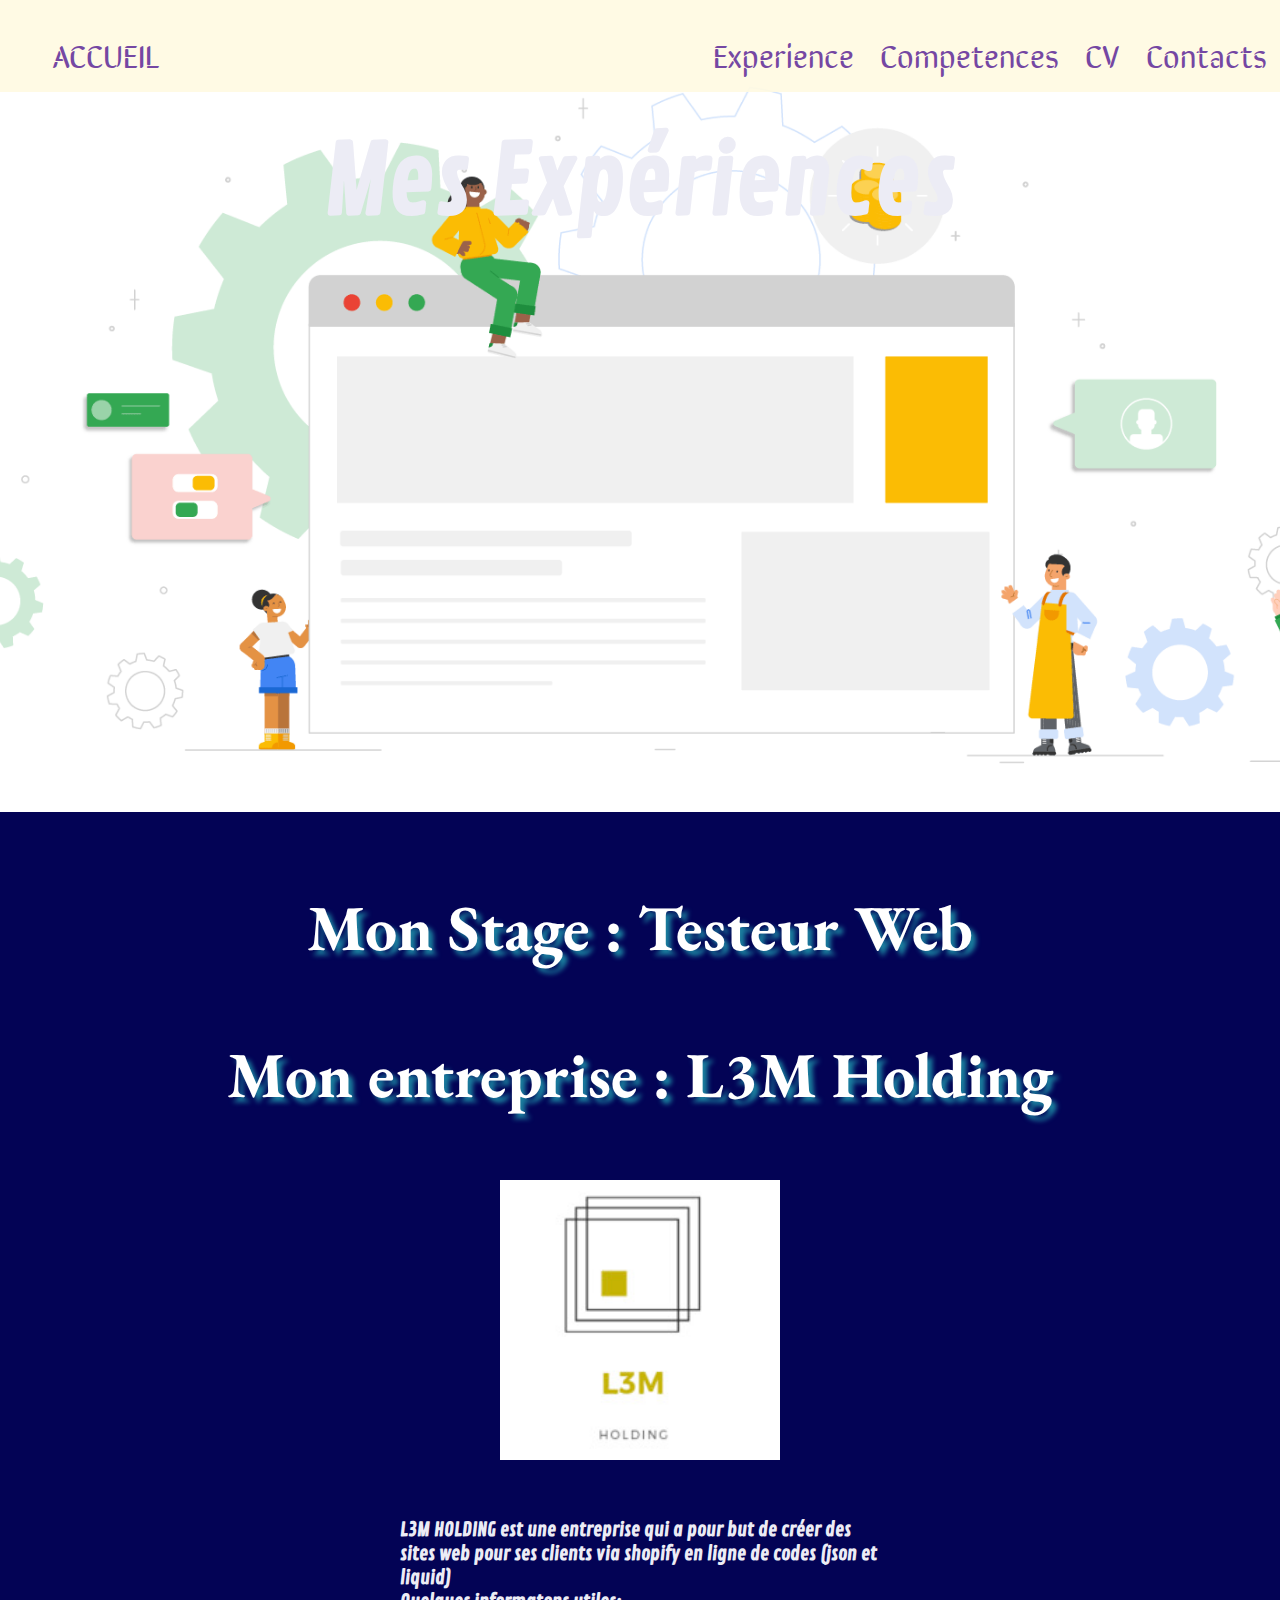
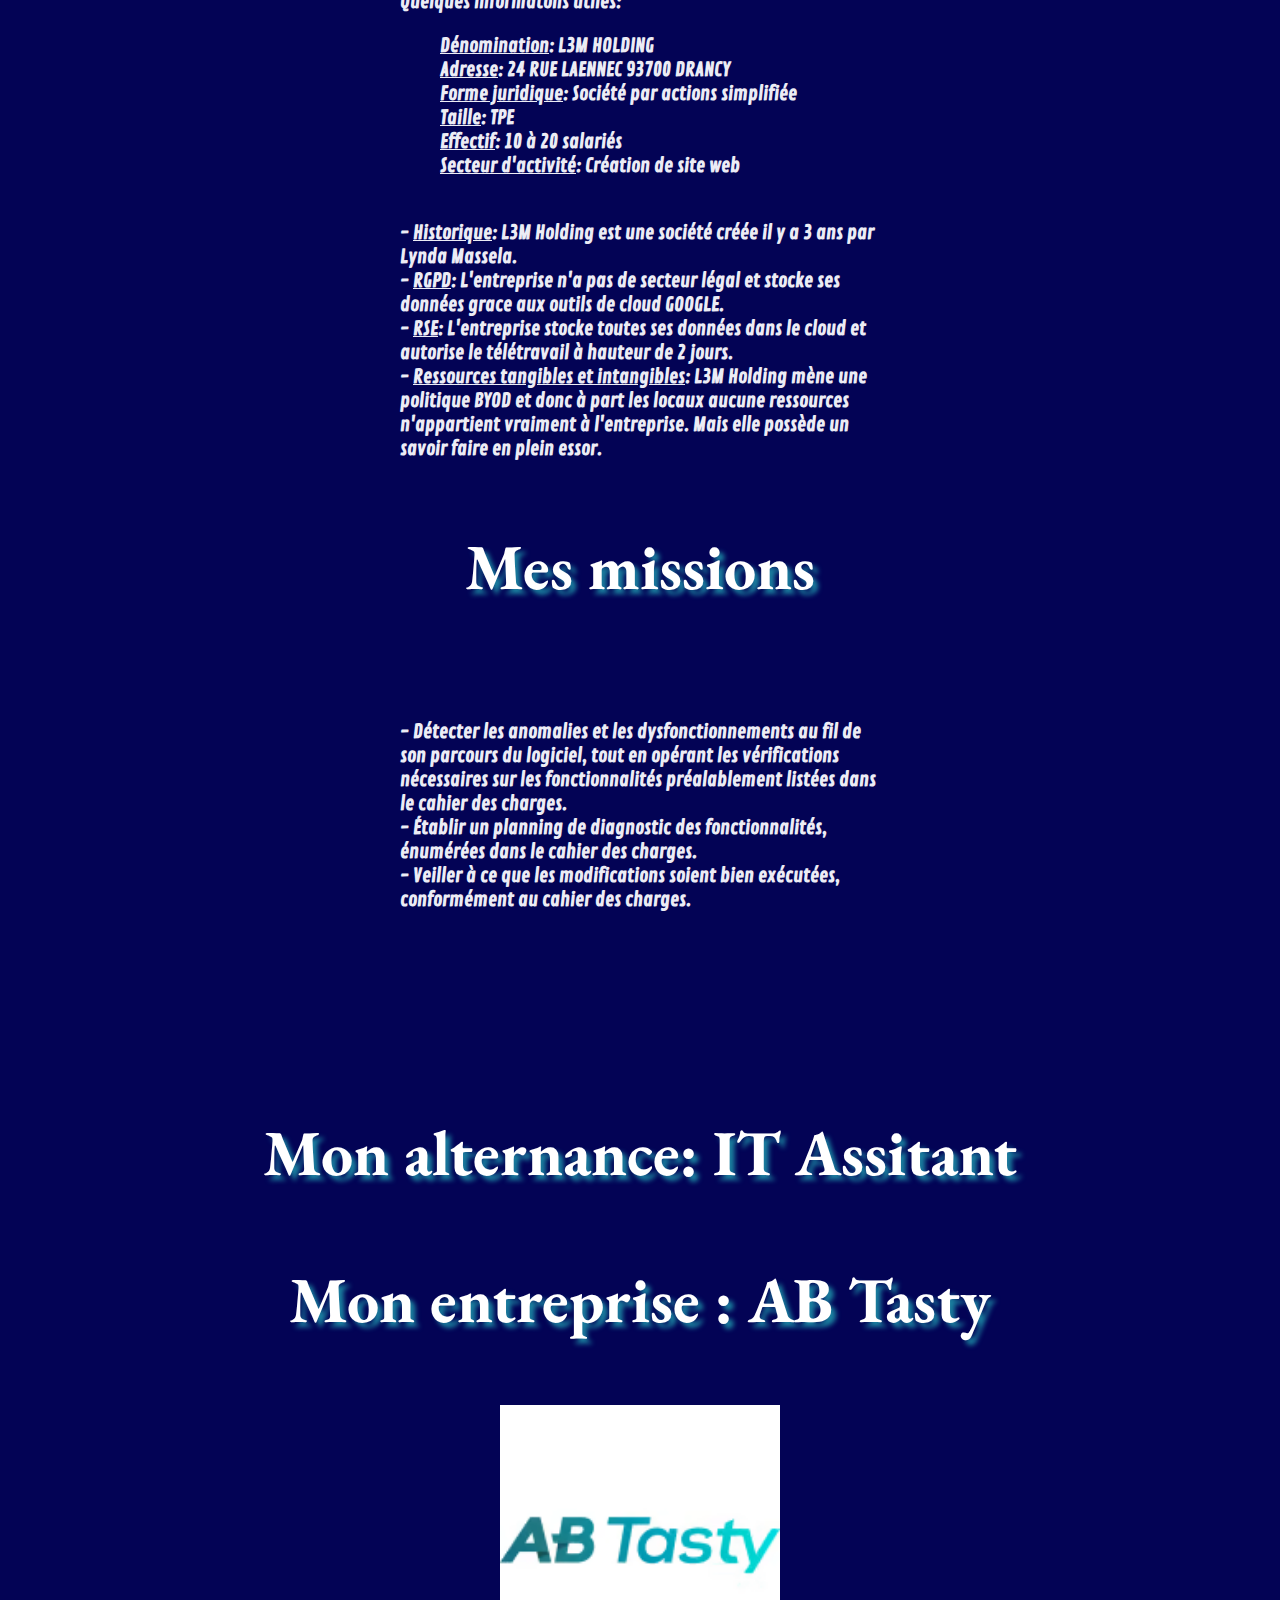
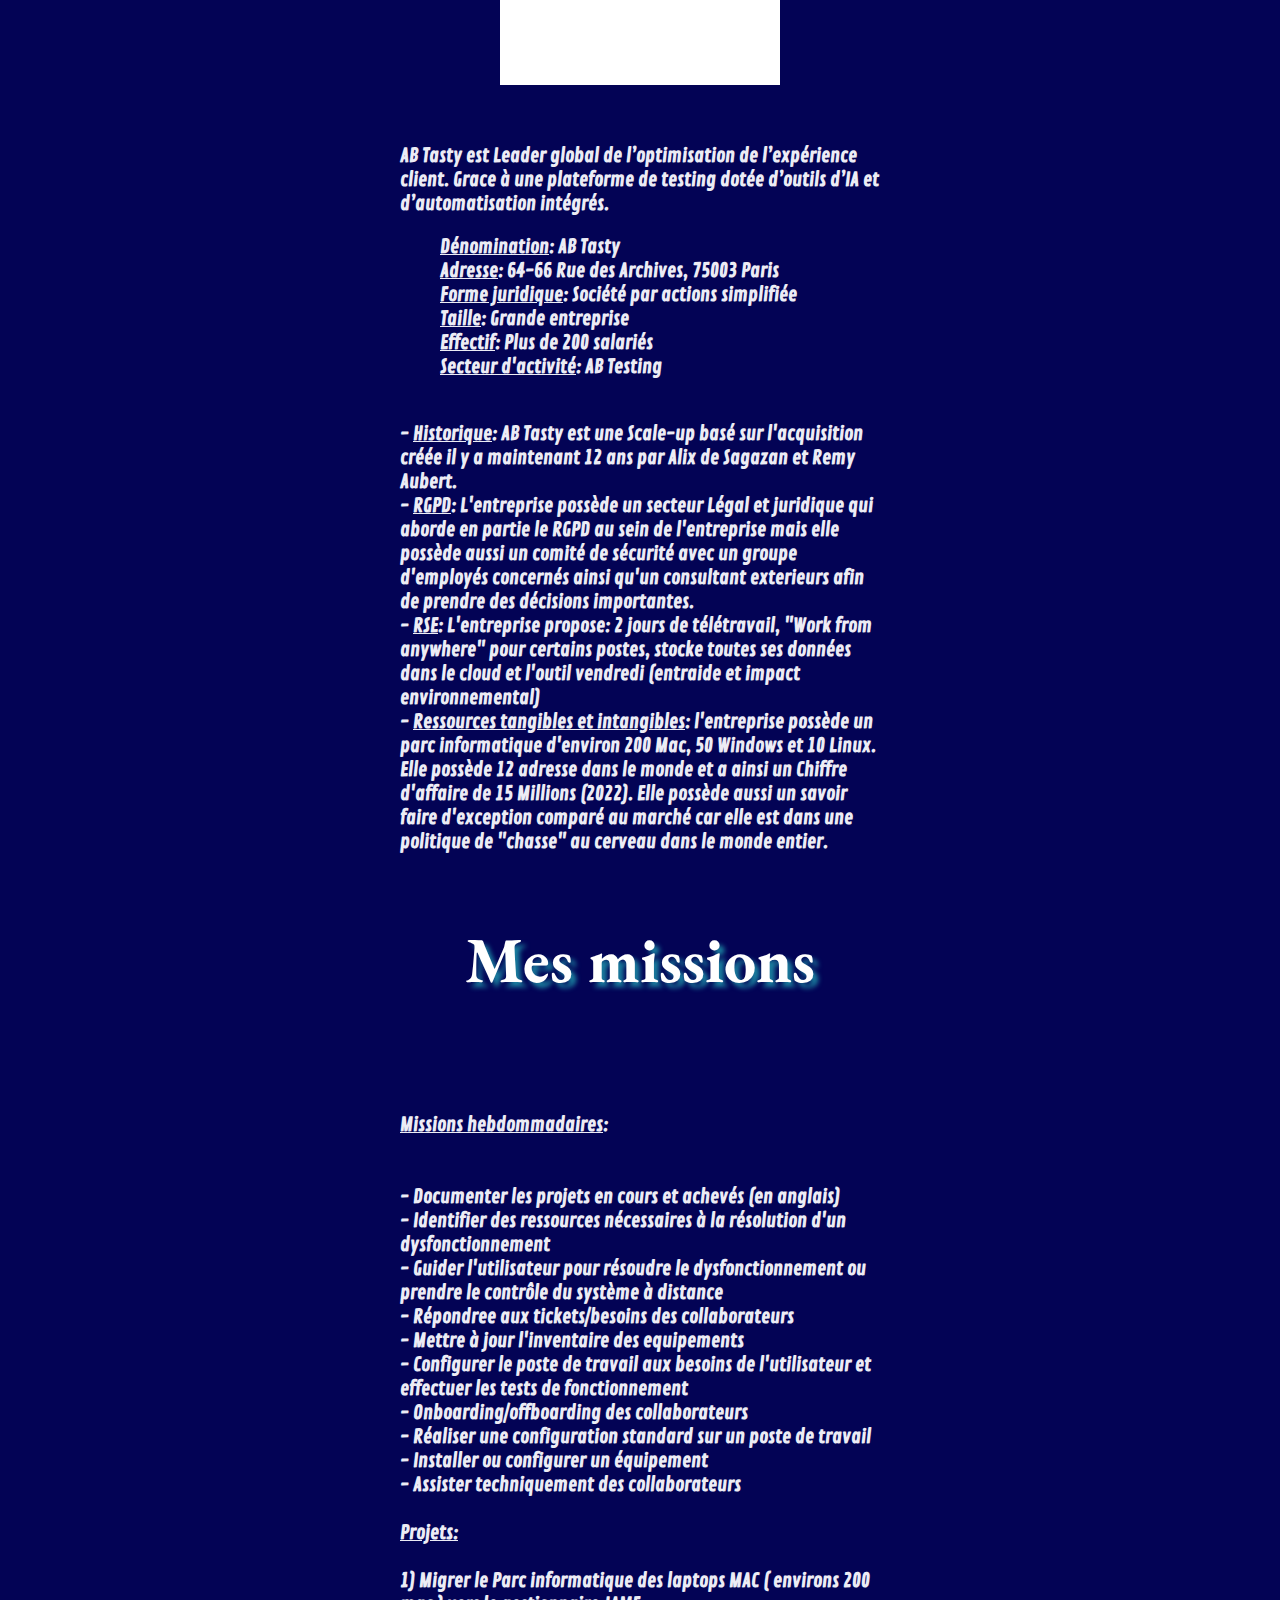
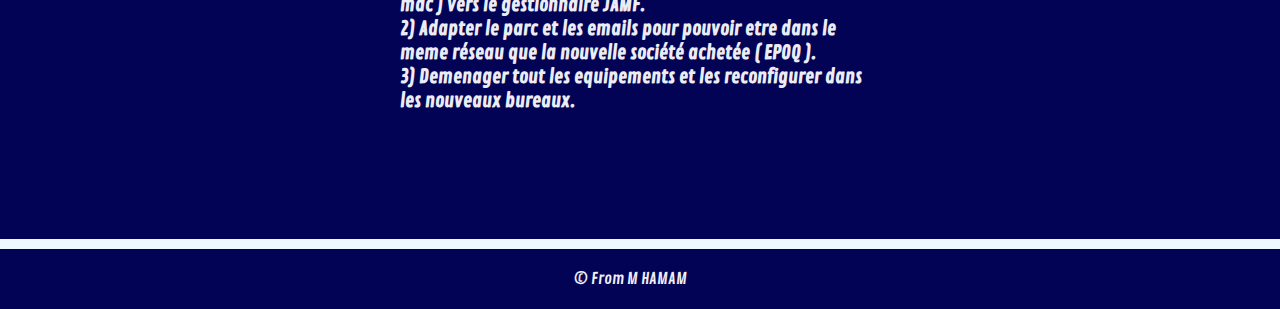
<file: experience.html>
<!DOCTYPE html>
<html>
<head>
    <link rel="apple-touch-icon" sizes="180x180" href="/apple-touch-icon.png">
    <link rel="icon" type="image/png" sizes="32x32" href="/favicon-32x32.png">
    <link rel="icon" type="image/png" sizes="16x16" href="/favicon-16x16.png">
    <link rel="manifest" href="/site.webmanifest">
    <body>
        <header>
    
            <nav>
                <ul>
                    <link rel="stylesheet" href="style.css">
                    <li id="logo"><a href="index.html">
                            ACCUEIL
                        </a>
                    </li>
                    <li><a href="contacts.html">
                        Contacts
                    </a>
                    </li>
                    <li><a href="cv.html">
                            CV
                        </a>
                    </li>
                    <li><a href="competences.html">
                        Competences
                    </a>
                    </li>
                    <li><a href="experience.html">
                        Experience
                    </a>
                    </li>           
                 </ul>
    
            </nav>
        </header>
        <div id="expe">
            <h1>Mes Expériences</h1>
            <div id="Presentation"></div>
        </div>
    
    </body>
    <title>Mes Expériences</title>
</head>

<body>
    <section id="Resume">
        <link rel="stylesheet" href="style.css">
        <div id="Onglet">
            <h3>Mon Stage : Testeur Web</h3>
            
            <p><h3>Mon entreprise : L3M Holding</h3>
                <p>
                    <img src="imgg/l3m.jpeg" height="280"><a href=""></a>
                </p>
                <h4>
                <br>L3M HOLDING est une entreprise qui a pour but de créer des sites web pour ses clients via shopify en ligne de codes (json et liquid)
                <br> Quelques informatons utiles:
                <ul>
                    <li><U>Dénomination</U>: L3M HOLDING</li>
                    <li><U>Adresse</U>: 	24 RUE LAENNEC 93700 DRANCY </li>
                    <li><U>Forme juridique</U>: 
                        Société par actions simplifiée</li>
                    <li><U>Taille</U>: TPE</li>
                    <li><U>Effectif</U>: 
                        10 à 20 salariés</li>
                    <li><U>Secteur d'activité</U>: Création de site web</li>
                  </ul>
                <br>- <U>Historique</U>: L3M Holding est une société créée il y a 3 ans par Lynda Massela.
                <br>- <U>RGPD</U>: L'entreprise n'a pas de secteur légal et stocke ses données grace aux outils de cloud GOOGLE.
                <br>- <U>RSE</U>: L'entreprise stocke toutes ses données dans le cloud et autorise le télétravail à hauteur de 2 jours.
                <br>- <U>Ressources tangibles et intangibles</U>: L3M Holding mène une politique BYOD et donc à part les locaux aucune ressources n'appartient vraiment à l'entreprise. Mais elle possède un savoir faire en plein essor.
            
            </h4>
            <h3>Mes missions</h3>
            <h4><br><br>
                - Détecter les anomalies et les dysfonctionnements au fil de son parcours du logiciel, tout en opérant les vérifications nécessaires sur les fonctionnalités préalablement listées dans le cahier des charges.
                <br> - Établir un planning de diagnostic des fonctionnalités, énumérées dans le cahier des charges. 
                
                <br> - Veiller à ce que les modifications soient bien exécutées, conformément au cahier des charges.

            </h4>
        </p>
           
            </div>
    <section>
        <div id="Onglet">
            <h3>Mon alternance: IT Assitant</h3>
            
            <p><h3>Mon entreprise : AB Tasty</h3>
                <p>
                    <img src="imgg/abtasty.avif" height="280"><a href=""></a>
                </p>
                <h4>
                <br>AB Tasty est Leader global de l’optimisation de l’expérience client.
                Grace à une plateforme de testing dotée d’outils d’IA et d’automatisation intégrés.
                <ul>
                    <li><U>Dénomination</U>: AB Tasty</li>
                    <li><U>Adresse</U>: 	64-66 Rue des Archives, 75003 Paris </li>
                    <li><U>Forme juridique</U>: 
                        Société par actions simplifiée</li>
                    <li><U>Taille</U>: Grande entreprise</li>
                    <li><U>Effectif</U>: 
                       Plus de 200 salariés</li>
                    <li><U>Secteur d'activité</U>: AB Testing</li>
                  </ul>
                <br>- <U>Historique</U>: AB Tasty est une Scale-up basé sur l'acquisition créée il y a maintenant 12 ans par Alix de Sagazan et Remy Aubert.
                <br>- <U>RGPD</U>: L'entreprise possède un secteur Légal et juridique qui aborde en partie le RGPD au sein de l'entreprise mais elle possède aussi un comité de sécurité avec un groupe d'employés concernés ainsi qu'un consultant exterieurs afin de prendre des décisions importantes. 
                <br>- <U>RSE</U>: L'entreprise propose: 2 jours de télétravail, "Work from anywhere" pour certains postes, stocke toutes ses données dans le cloud et l'outil vendredi (entraide et impact environnemental)
                <br>- <U>Ressources tangibles et intangibles</U>: l'entreprise possède un parc informatique d'environ 200 Mac, 50 Windows et 10 Linux. Elle possède 12 adresse dans le monde et a ainsi un Chiffre d'affaire de 15 Millions (2022).
                Elle possède aussi un savoir faire d'exception comparé au marché car elle est dans une politique de "chasse" au cerveau dans le monde entier.
            
            </h4>
            <h3>Mes missions</h3>
            <h4>
                <br><br><U>Missions hebdommadaires</U>:<br><br>
                <br>- Documenter les projets en cours et achevés (en anglais)
                <br>- Identifier des ressources nécessaires à la résolution d'un dysfonctionnement
                <br>- Guider l'utilisateur pour résoudre le dysfonctionnement ou prendre le contrôle du système à distance
                <br>- Répondree aux tickets/besoins des collaborateurs
                <br>- Mettre à jour l'inventaire des equipements
                <br>- Configurer le poste de travail aux besoins de l'utilisateur et effectuer les tests de fonctionnement
                
                <br>- Onboarding/offboarding des collaborateurs
                <br>- Réaliser une configuration standard sur un poste de travail
                <br>- Installer ou configurer un équipement 
                <br>- Assister techniquement des collaborateurs
                <br><br> <U>Projets:</U><br><br>
                1) Migrer le Parc informatique des laptops MAC ( environs 200 mac ) vers le gestionnaire JAMF.
                <br>2) Adapter le parc et les emails pour pouvoir etre dans le meme réseau que la nouvelle société achetée ( EPOQ ).
                <br>3) Demenager tout les equipements et les reconfigurer dans les nouveaux bureaux.
            </h4>
        </p>
            
                
            </div>
    
            </div>
    
    
    </section>
        
    
</body>

<footer>
</div>
<div id="Trait"></div>
<div id="copyright">
    <span>© From M HAMAM</span>
    
</div>
</footer>
</html>
</file>
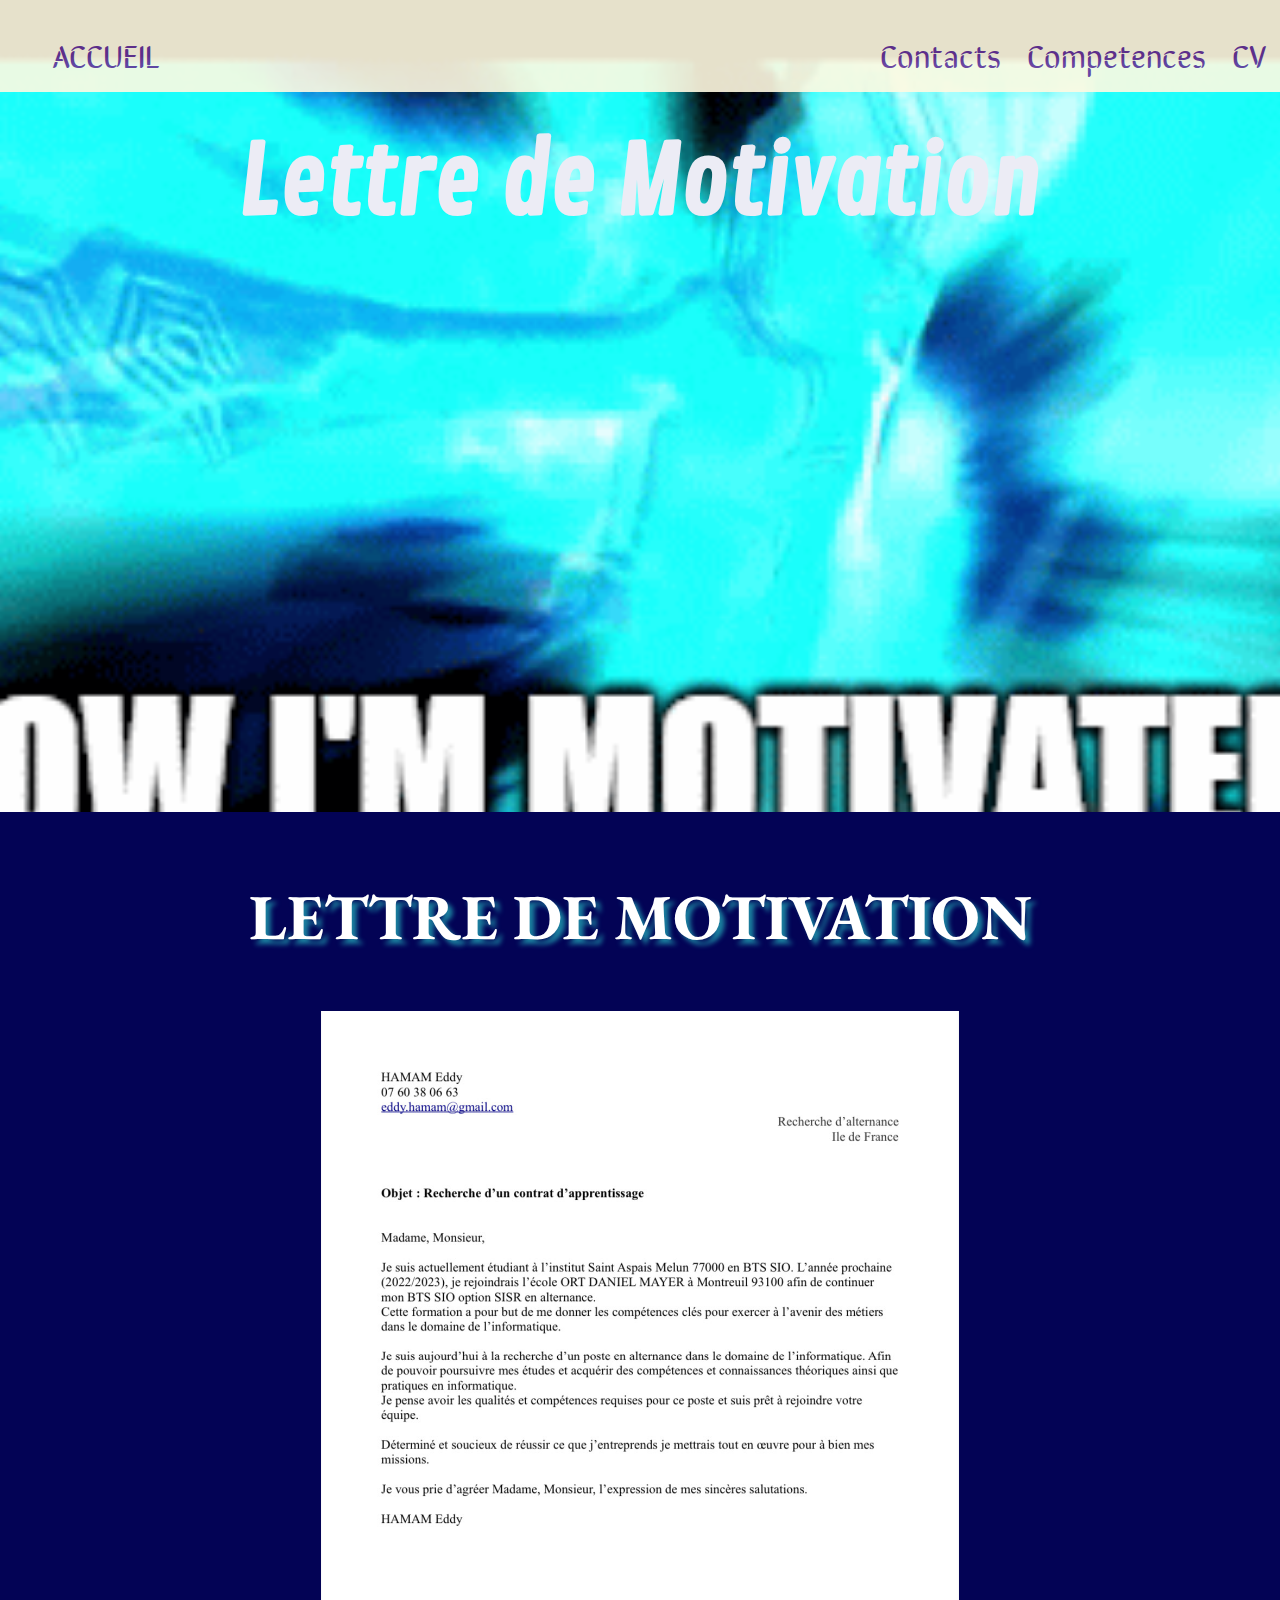
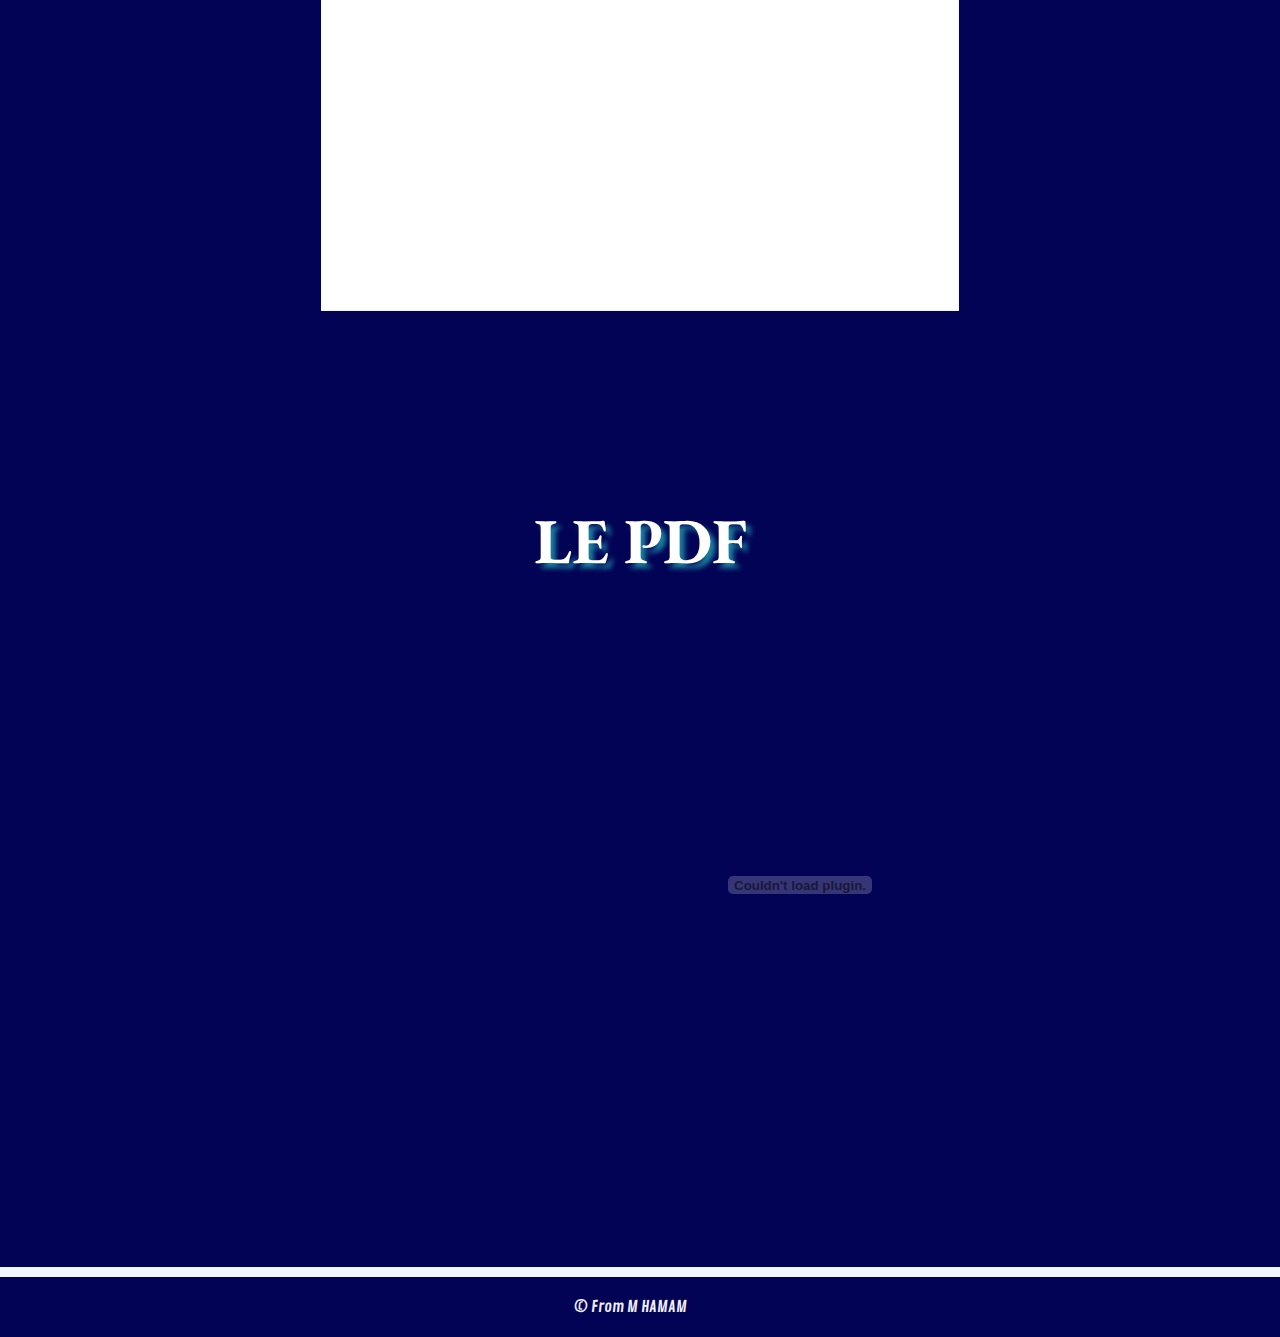
<file: lm.html>
<!DOCTYPE html>
<html>
<head>
    <body>
        <header>
    
            <nav>
                <ul>
                    <link rel="stylesheet" href="style.css">
                    <li id="logo"><a href="index.html">
                            ACCUEIL
                        </a>
                    </li>
                    <li><a href="cv.html">
                            CV
                        </a>
                    </li>
                    <li><a href="competences.html">
                        Competences
                    </a>
                    </li>
                    <li><a href="contacts.html">
                            Contacts
                        </a>
                    </li>             
                 </ul>
    
            </nav>
        </header>
        <div id="cover">
            <h1>Lettre de Motivation</h1>
            <div id="Presentation"></div>
        </div>
    
    </body>
    <title>Ma lettre de motivation</title>
</head>
<section id="Resume">
    <link rel="stylesheet" href="style.css">
    <div id="Onglet">
        <h2>Lettre de Motivation</h2>
        <p>
            <img src="imgg/lmmm.jpg" height="900px"><a href=""></a>
        </p>
        </div>
<section>
    <div id="Onglet">
        <h2>Le pdf</h2>
        
            <p><h4><embed src="imgg/CV  HAMAM Eddy.pdf" width="800" height="500" type="application/pdf"/>
            </h4></p>
        </div>


</section>
<footer>
</div>
<div id="Trait"></div>
<div id="copyright">
    <span>© From M HAMAM</span>
    
</div>
</footer>
</html>
</file>
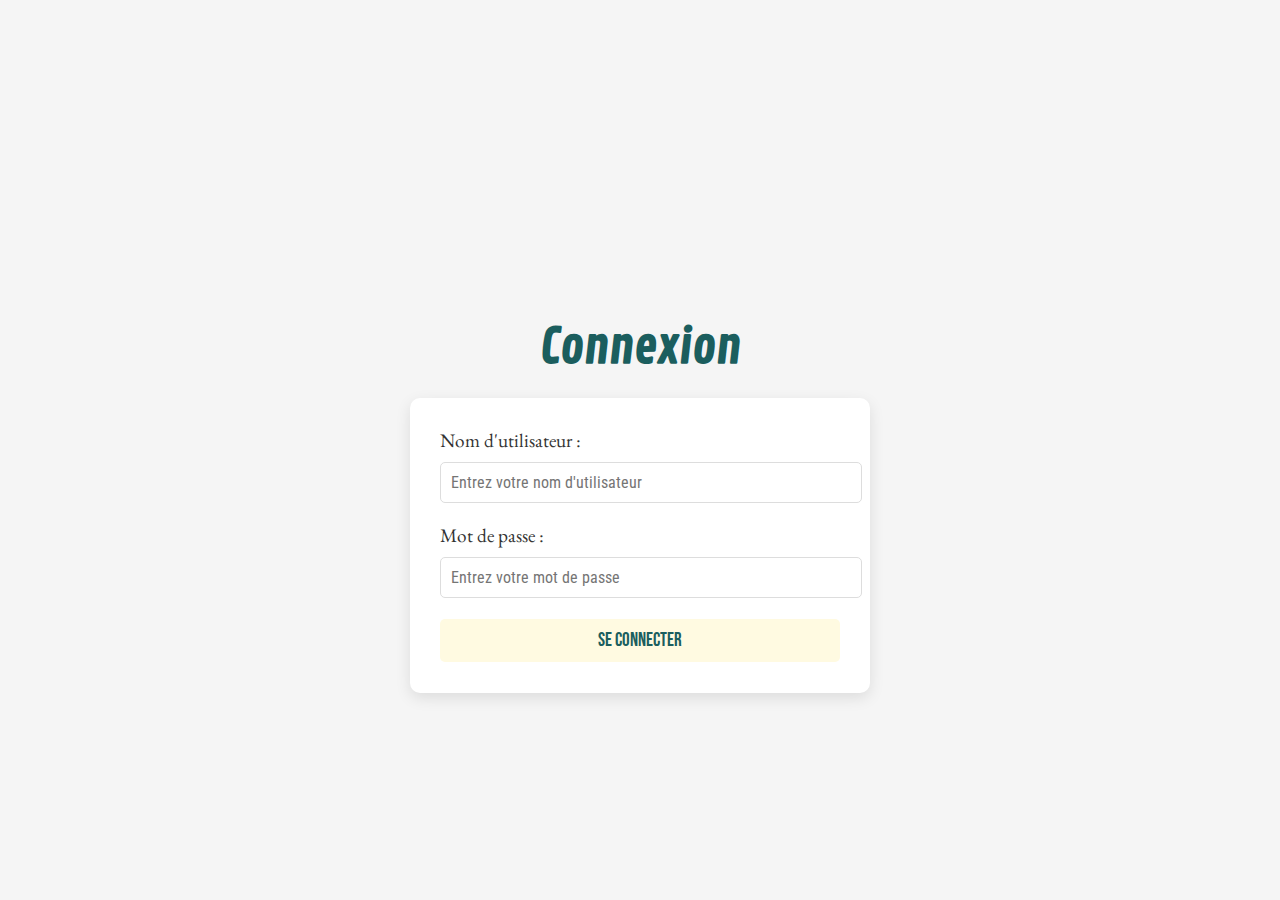
<file: login.html>
<!DOCTYPE html>
<html lang="fr">

<head>
    <meta charset="UTF-8">
    <meta name="viewport" content="width=device-width, initial-scale=1.0">
    <title>Connexion</title>
    <link rel="stylesheet" href="style.css">
</head>

<body>
    <main id="login-container">
        <h1>Connexion</h1>
        <form id="login-form">
            <label for="username">Nom d'utilisateur :</label>
            <input type="text" id="username" name="username" placeholder="Entrez votre nom d'utilisateur" required>
            <label for="password">Mot de passe :</label>
            <input type="password" id="password" name="password" placeholder="Entrez votre mot de passe" required>
            <button type="submit">Se connecter</button>
        </form>
        <p id="error-message" style="color: red; display: none;">Identifiants incorrects. Veuillez réessayer.</p>
    </main>
    <script src="auth.js"></script>
</body>

</html>
</file>
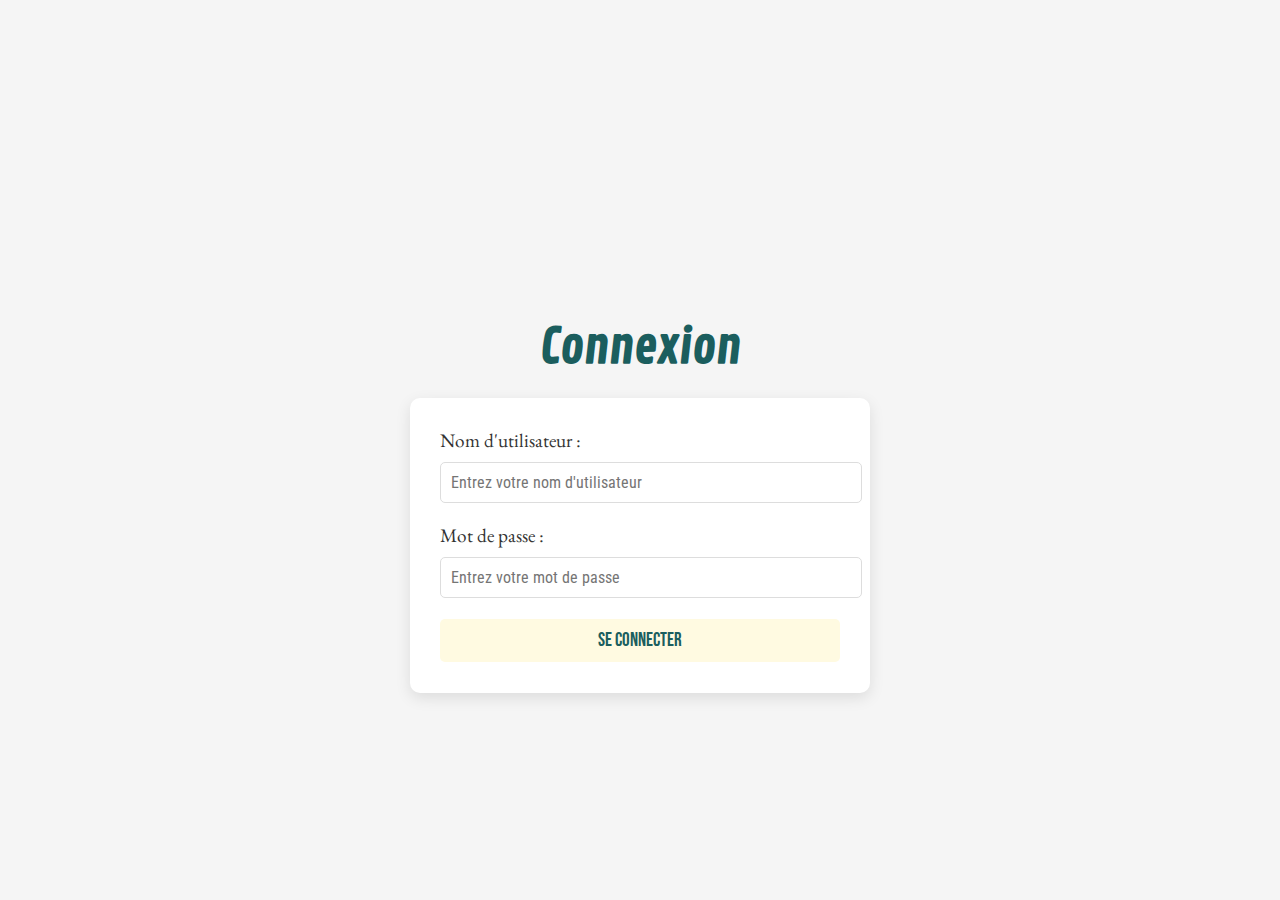
<file: travaux.html>
<!DOCTYPE html>
<html>
<head>
    <body>
        <header>
    
            <nav>
                <ul>
                    <link rel="stylesheet" href="style.css">
                    <li id="logo"><a href="index.html">
                            ACCUEIL
                        </a>
                    </li>
                    <li><a href="P1Sys.html">
                        Cours - Partie 1
                    </a>
                    </li>
                    <li><a href="P2Sys.html">
                        Cours - Partie 2
                        </a>
                    </li>
                    <li><a href="P3Sys.html">
                        Cours - Partie 3
                    </a>
                    </li>
            
           
                 </ul>
    
            </nav>
        </header>
        <div id="cvfy">
            <h1>Mes Travaux</h1>
            <div id="Presentation"></div>
        </div>
    
    </body>
    <title>Programmation Systeme</title>
</head>

<body>
    <section id="Resume">
        <link rel="stylesheet" href="style.css">

    <section>
        <div id="Onglet">
            <h2>Les liens - ProgSys</h2>
            
            <link rel="stylesheet" href="style.css">
            <li id="logo"><a href="index.html">
                
                </a>
            </li>
            <li><a href="P1Sys.html">
                Quiz - Partie 1
            </a>
            </li>
            <li><a href="P2Sys.html">
                Quiz - Partie 2
                </a>
            </li>
            <li><a href="P3Sys.html">
                Quiz - Partie 3
            </a>
            </li>
            </div>
    
            </div>
    
    
    </section>
        
    <script>
        // Vérifie si l'utilisateur est authentifié
        const isAuthenticated = sessionStorage.getItem("authenticated");
    
        if (!isAuthenticated) {
            // Redirige vers login.html si non authentifié
            window.location.href = "login.html";
        }
    </script>
    
</body>
<footer>
</div>
<div id="Trait"></div>
<div id="copyright">
    <span>© From M HAMAM</span>
    
</div>
</footer>


</html>
</file>
<file: style.css>
@import url('https://fonts.googleapis.com/css2?family=EB+Garamond&family=PT+Serif:ital,wght@1,700&family=Roboto+Condensed:wght@700&display=swap');
@import url(imgg/ESC.png);
@import url('https://fonts.googleapis.com/css2?family=Bebas+Neue&family=Domine:wght@500&family=Stint+Ultra+Condensed&display=swap');
@import url('https://fonts.googleapis.com/css2?family=Contrail+One&display=swap');
@import url('https://fonts.googleapis.com/css2?family=Sirin+Stencil&display=swap');

body {
    font-family: 'EB Garamond' , sans-serif;
    padding : 0;
    margin : 0;
}
ul {
    margin: 200;
    padding: 100;
}
li {
    list-style-type: none;
    
}
h2 {
    text-transform: uppercase;
    text-align: center;
 
}
a {
    font-family: 'Sirin Stencil';
    text-decoration: none;
    color: rgb(190, 28, 28);
    font-size: xx-large;
}
/* ******************NAVBAR****************** */
nav {
    overflow: hidden;
    background-color: #fffae1;
    position: fixed;
    width: 100%;
    opacity: 0.9;
}
header li {
    float: right;
    font-size: 1.2em;
    color: rebeccapurple;
}
header li a {
    text-decoration: none;
    display: block;
    text-align: center;
    padding: 15px 13px;
    color: rebeccapurple;
}
#logo {
    font-family: sans-serif ;
    font-weight: lighter;
    float:left;
}
/* ********************IMAGE PRINCIPALE*********** */

#imagePrincipale {
    padding-top: 1%;
    background: url(imgg/presento.gif) no-repeat fixed 50% 50%;
    background-size: cover;
    height: 799px;
    
}
h1 {
    font-family:'Contrail One', serif;
    text-align: center;
    color : rgb(236, 236, 245);
    font-size : 6em;
    margin-top : 110px;
}
h3 {
    text-align: center;
    color: rgb(255, 255, 255);
    font-size: 4em;
    text-shadow: 5px 5px 5px rgb(27, 129, 160);
}
/* *******************PRESENTATION************** */
#texte1 {
    background-color: rgb(3, 3, 85);
    padding: 10px 0px 100px 0;
}
#Palmares {
    background-color: rgb(3, 3, 85);
    padding: 10px 0px 100px 0;
}
h2 {
    text-align: center;
    color: rgb(255, 255, 255);
    font-size: 4em;
    text-shadow: 5px 5px 5px rgb(27, 129, 160);
}

#liiens {
    background-color: rgb(3, 3, 85);
    padding: 10px 0px 100px 0;

}
p {
    font-family: 'Bebas Neue';
    text-decoration: none;
    color: rgb(95, 102, 105);

}
#langues {
    background-color: rgb(3, 3, 85);
    padding: 10px 0px 100px 0;


}
#contacts {

    background-color: rgb(3, 3, 85);
    padding: 10px 0px 100px 0;
}
#Trait {
    background-color:aliceblue;
    padding: 10px 0px 0px 0;
}
#copyright{
    background-color: rgb(3, 3, 85);
    padding: 20px 20px 20px 0;


}
#Icon {
    background-color:rgb(3, 3, 85);
    padding: 10px 0px 10px 0;
}
 
p{ text-align: center; }
    
h2{ text-align: center; }

h3{ text-align: center; }

#texte1 h4 { margin-left: 400px;
                margin-right: 400px;
              text-align:inherit;
    
}

#texte1 h3 {
    font-family:'Contrail One', serif;
    text-align: center;
    color : rgb(236, 236, 245);
    font-size: larger;

}

#Trait { text-align: center }

#Icon { text-align: center }

#copyright { 
    font-family:'Contrail One', serif;
    text-align: center;
    color : rgb(240, 240, 245);
    

}

#contacts { text-align: center }

h4 {
    font-family:'Contrail One', serif;
    text-align: center;
    color : rgb(236, 236, 245);
    font-size: larger;

}
#Presentation {
    background-color: rgb(20, 18, 15);
}

#contacts p{
    text-align: center;
    font-family: inherit;
    color: white;

}
table {
    margin: auto;
    }
    td
    {
    text-align :center;
    }



tr {
    border-bottom: 1px solid #ddd;
  }

#Onglet {
    background-color: rgb(3, 3, 85);
    padding: 10px 0px 100px 0;
}

#Onglet p{
    text-align: center;
    font-family: inherit;
    color: white;
    
}




#Onglet h4 { margin-left: 400px;
    margin-right: 400px;
  text-align:inherit;

}
#Bobby {
    padding-top: 1%;
    background: url(imgg/encyclo.gif) no-repeat fixed 50% 50%;
    background-size: cover;
    height: 799px;
    
}
#Dobby {
    padding-top: 1%;
    background: url(imgg/mail.gif) no-repeat fixed 50% 50%;
    background-size: cover;
    height: 799px;
    
}
#Epreuve {
    padding-top: 1%;
    background: url(imgg/study1.gif) no-repeat fixed 50% 50%;
    background-size: cover;
    height: 799px;
    
}

#E5 {
    padding-top: 1%;
    background: url(imgg/study2.gif) no-repeat fixed 50% 50%;
    background-size: cover;
    height: 799px;
    
}
#cvfy {
    padding-top: 1%;
    background: url(imgg/resume.gif) no-repeat fixed 50% 50%;
    background-size: cover;
    height: 799px;
    
}
#cover {
    padding-top: 1%;
    background: url(imgg/motivated.gif) no-repeat fixed 50% 50%;
    background-size: cover;
    height: 799px;
    
}
#skills {
    padding-top: 1%;
    background: url(imgg/skills.gif) no-repeat fixed 50% 50%;
    background-size: cover;
    height: 799px;
    
}

#expe {
    padding-top: 1%;
    background: url(imgg/experience.gif) no-repeat fixed 50% 50%;
    background-size: cover;
    height: 799px;
    
}
table {
    border-collapse: separate;
    border-spacing: 150px 0;
  }
  
  td {
    padding: 10px 0;
    font-size: larger;
  }





  input, textarea, button {
    border: none;
    width: 50%;
    padding: 15px 10px;
    margin: 1px 0;
    font-size: 1.2em;
    font-family: 'Advent Pro', sans-serif;
    border-radius: 8px;
  }
  textarea {
    height: 80px;
  }
  button {
    font-size: 1.5em;
    background-color: #FFFAE1;
    width: 50%;
  }
  button:hover {
    background-color:rgb(85, 3, 3);
    color: #e9c40e;
    cursor: pointer;
    transition: 0.3s ease-in-out;
  }

  textarea {
      height: 129px;
  }

  #reff{
    background-color: rgb(3, 3, 85);
    padding: 20px 20px 20px 0;
    
}

#reff h4 {
    margin-left: 400px;
                margin-right: 400px;
              text-align:inherit;
    
}

#reff h3 {
    font-family:'Contrail One', serif;
    text-align: center;
    color : rgb(236, 236, 245);
    font-size: larger;

}


/*////////////TEST////////*/


/* Design pour la page de connexion */
#login-container {
    display: flex;
    flex-direction: column;
    align-items: center;
    justify-content: center;
    min-height: 100vh;
    background-color: #f5f5f5;
}

#login-container h1 {
    font-family: 'Contrail One', serif;
    font-size: 3em;
    color: rgb(27, 94, 94);
    margin-bottom: 20px;
}

#login-form {
    background: #ffffff;
    padding: 30px;
    border-radius: 10px;
    box-shadow: 0px 5px 15px rgba(0, 0, 0, 0.1);
    width: 100%;
    max-width: 400px;
    text-align: center;
}

#login-form label {
    font-family: 'EB Garamond', serif;
    font-size: 1.2em;
    color: #333333;
    display: block;
    text-align: left;
    margin-bottom: 8px;
}

#login-form input {
    font-size: 1em;
    padding: 10px;
    width: 100%;
    border: 1px solid #dddddd;
    border-radius: 5px;
    margin-bottom: 20px;
    outline: none;
    font-family: 'Roboto Condensed', sans-serif;
}

#login-form button {
    background-color: #fffae1;
    color: rgb(27, 94, 94);
    font-size: 1.2em;
    padding: 10px;
    width: 100%;
    border: none;
    border-radius: 5px;
    cursor: pointer;
    font-family: 'Bebas Neue', sans-serif;
}

#login-form button:hover {
    background-color: rgb(190, 28, 28);
    color: #ffffff;
    transition: all 0.3s ease;
}

#login-form input:focus {
    border-color: rgb(190, 28, 28);
    transition: all 0.2s ease;
}

#error-message {
    margin-top: 20px;
    font-size: 1em;
}
</file>
